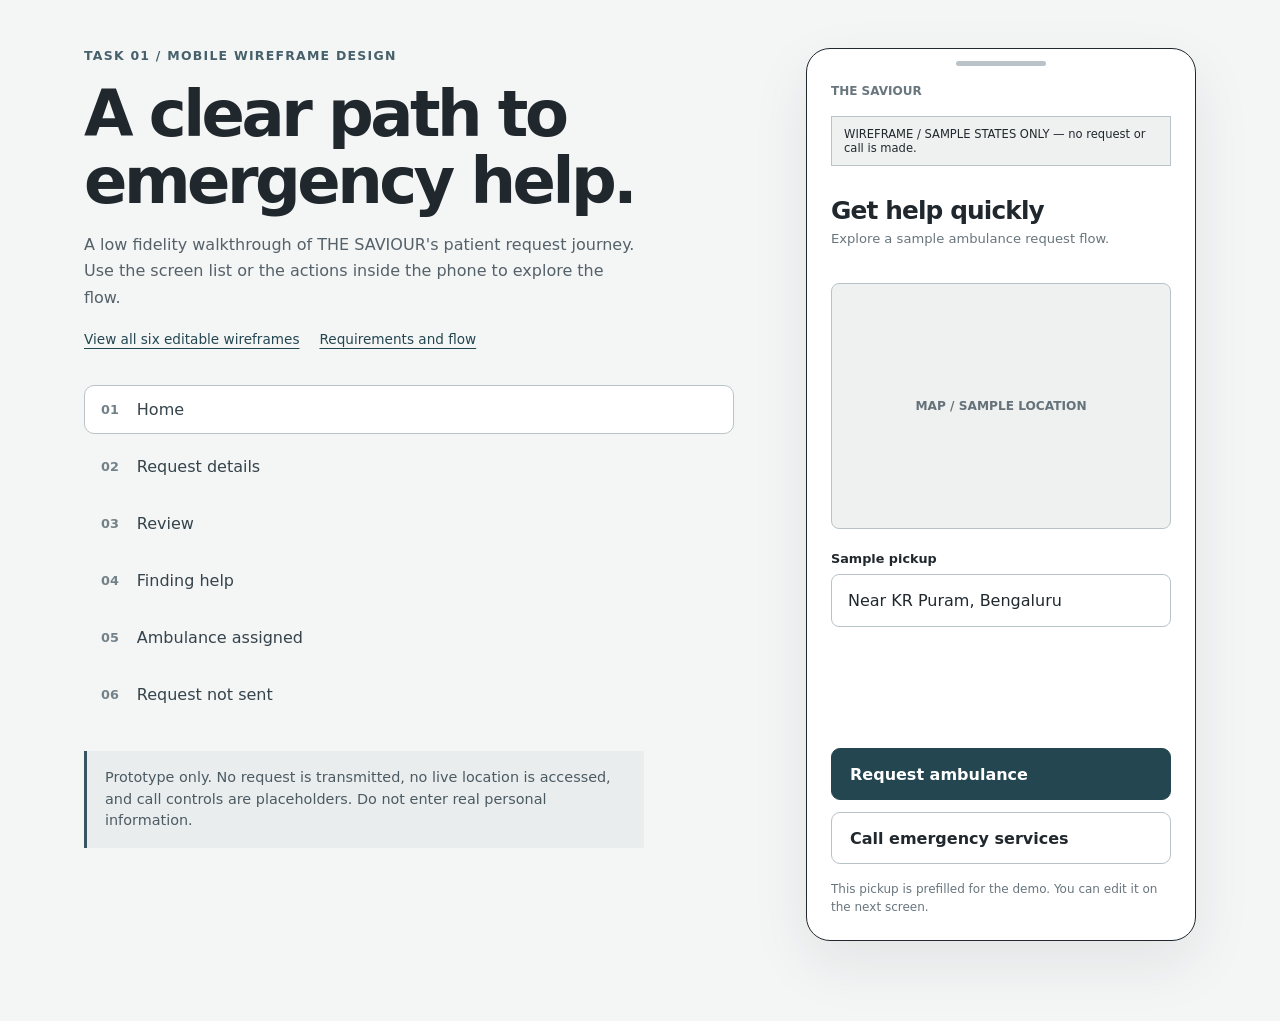
<file: task-01-mobile-wireframes/index.html>
<!doctype html>
<html lang="en">
<head>
  <meta charset="utf-8">
  <meta name="viewport" content="width=device-width, initial-scale=1">
  <meta name="theme-color" content="#f4f5f5">
  <title>THE SAVIOUR — Mobile wireframe walkthrough</title>
  <link rel="stylesheet" href="styles.css">
  <script defer src="app.js">
</script>
</head>
<body>
  <main class="layout">
    <section class="intro-panel" aria-labelledby="page-title">
      <p class="eyebrow">Task 01 / mobile wireframe design</p>
      <h1 id="page-title">A clear path to emergency help.</h1>
      <p class="intro">A low fidelity walkthrough of THE SAVIOUR's patient request journey. Use the screen list or the actions inside the phone to explore the flow.</p>
      <div class="resource-links">
<a href="wireframes.svg">View all six editable wireframes</a>
<a href="README.md">Requirements and flow</a>
</div>
      <nav aria-label="Wireframe screens">
<ol class="flow" id="flow">
</ol>
</nav>
      <p class="note">Prototype only. No request is transmitted, no live location is accessed, and call controls are placeholders. Do not enter real personal information.</p>
    </section>
    <section class="phone" aria-label="Mobile wireframe preview">
      <div class="notch" aria-hidden="true">
</div>
      <div class="brand">THE SAVIOUR</div>
      <div class="demo-strip">WIREFRAME / SAMPLE STATES ONLY — no request or call is made.</div>
      <div id="screen" class="screen">
</div>
    </section>
  </main>

</body>
</html>
</file>
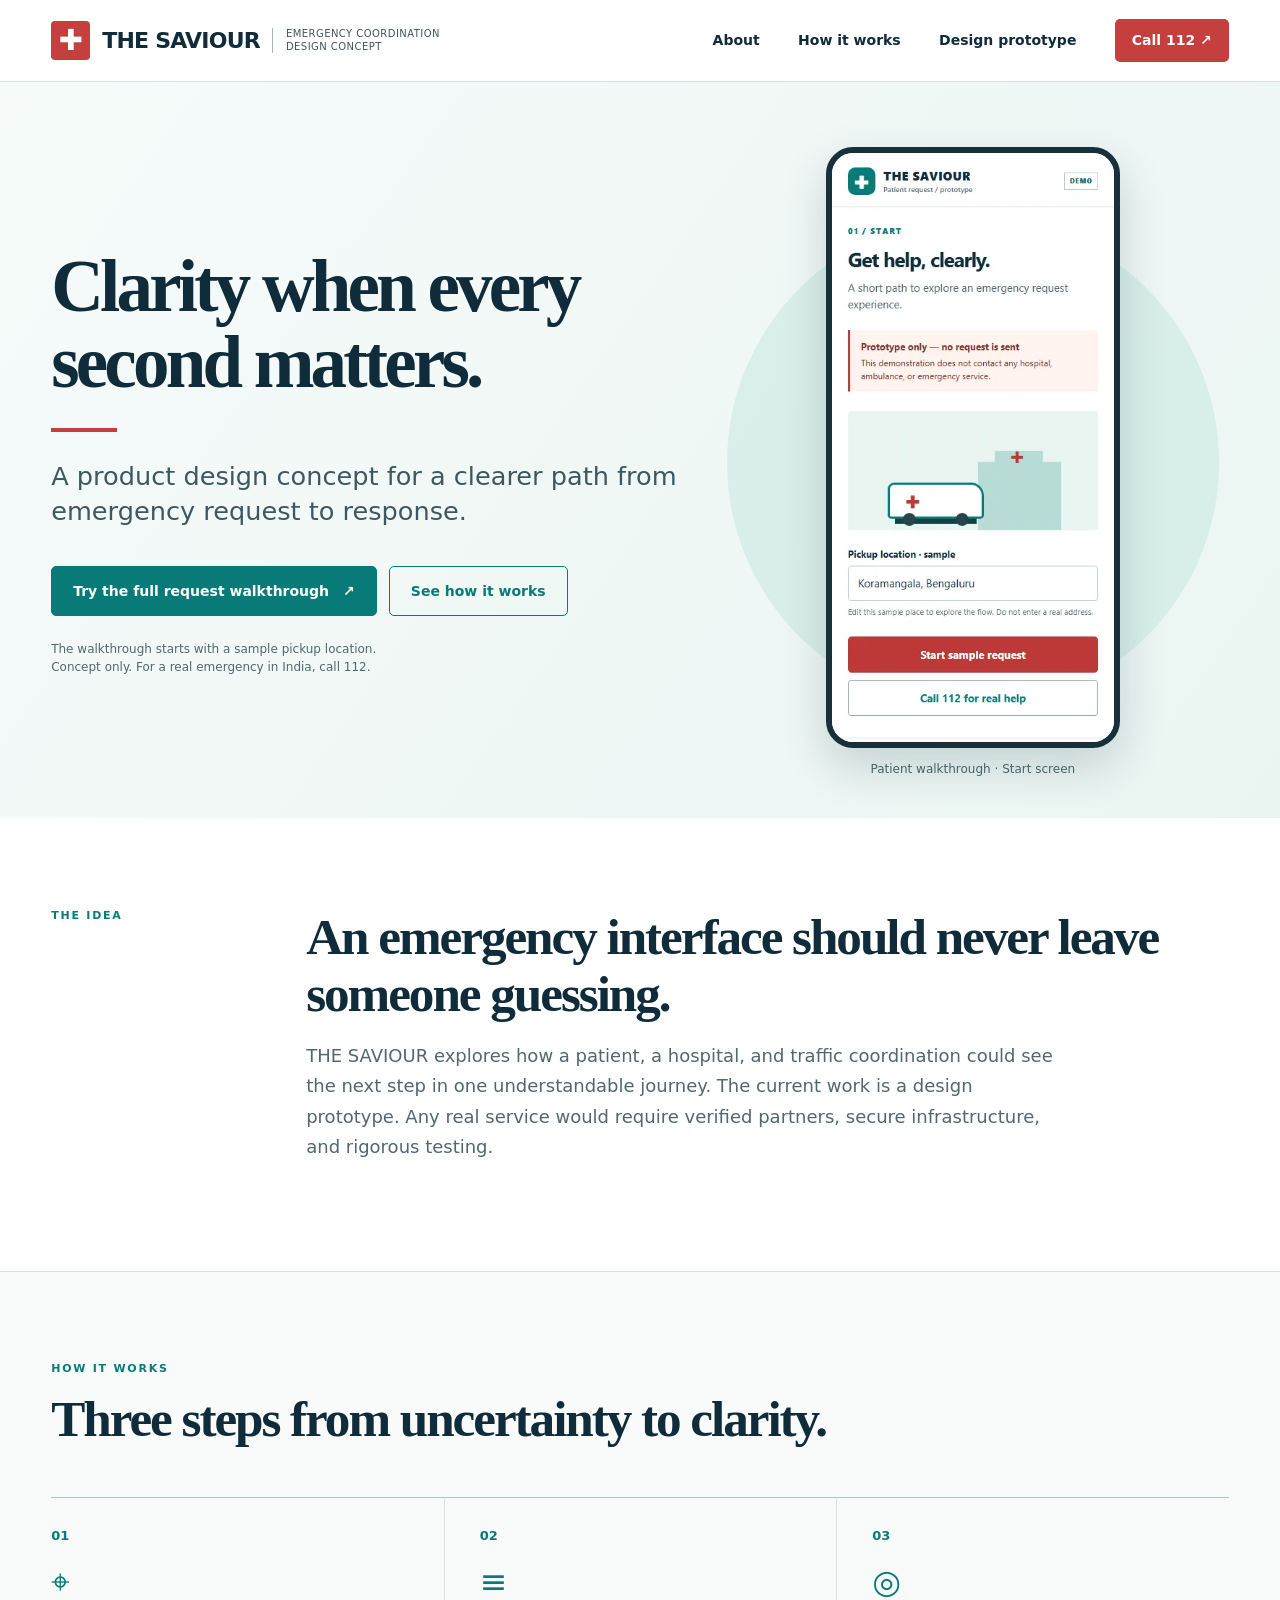
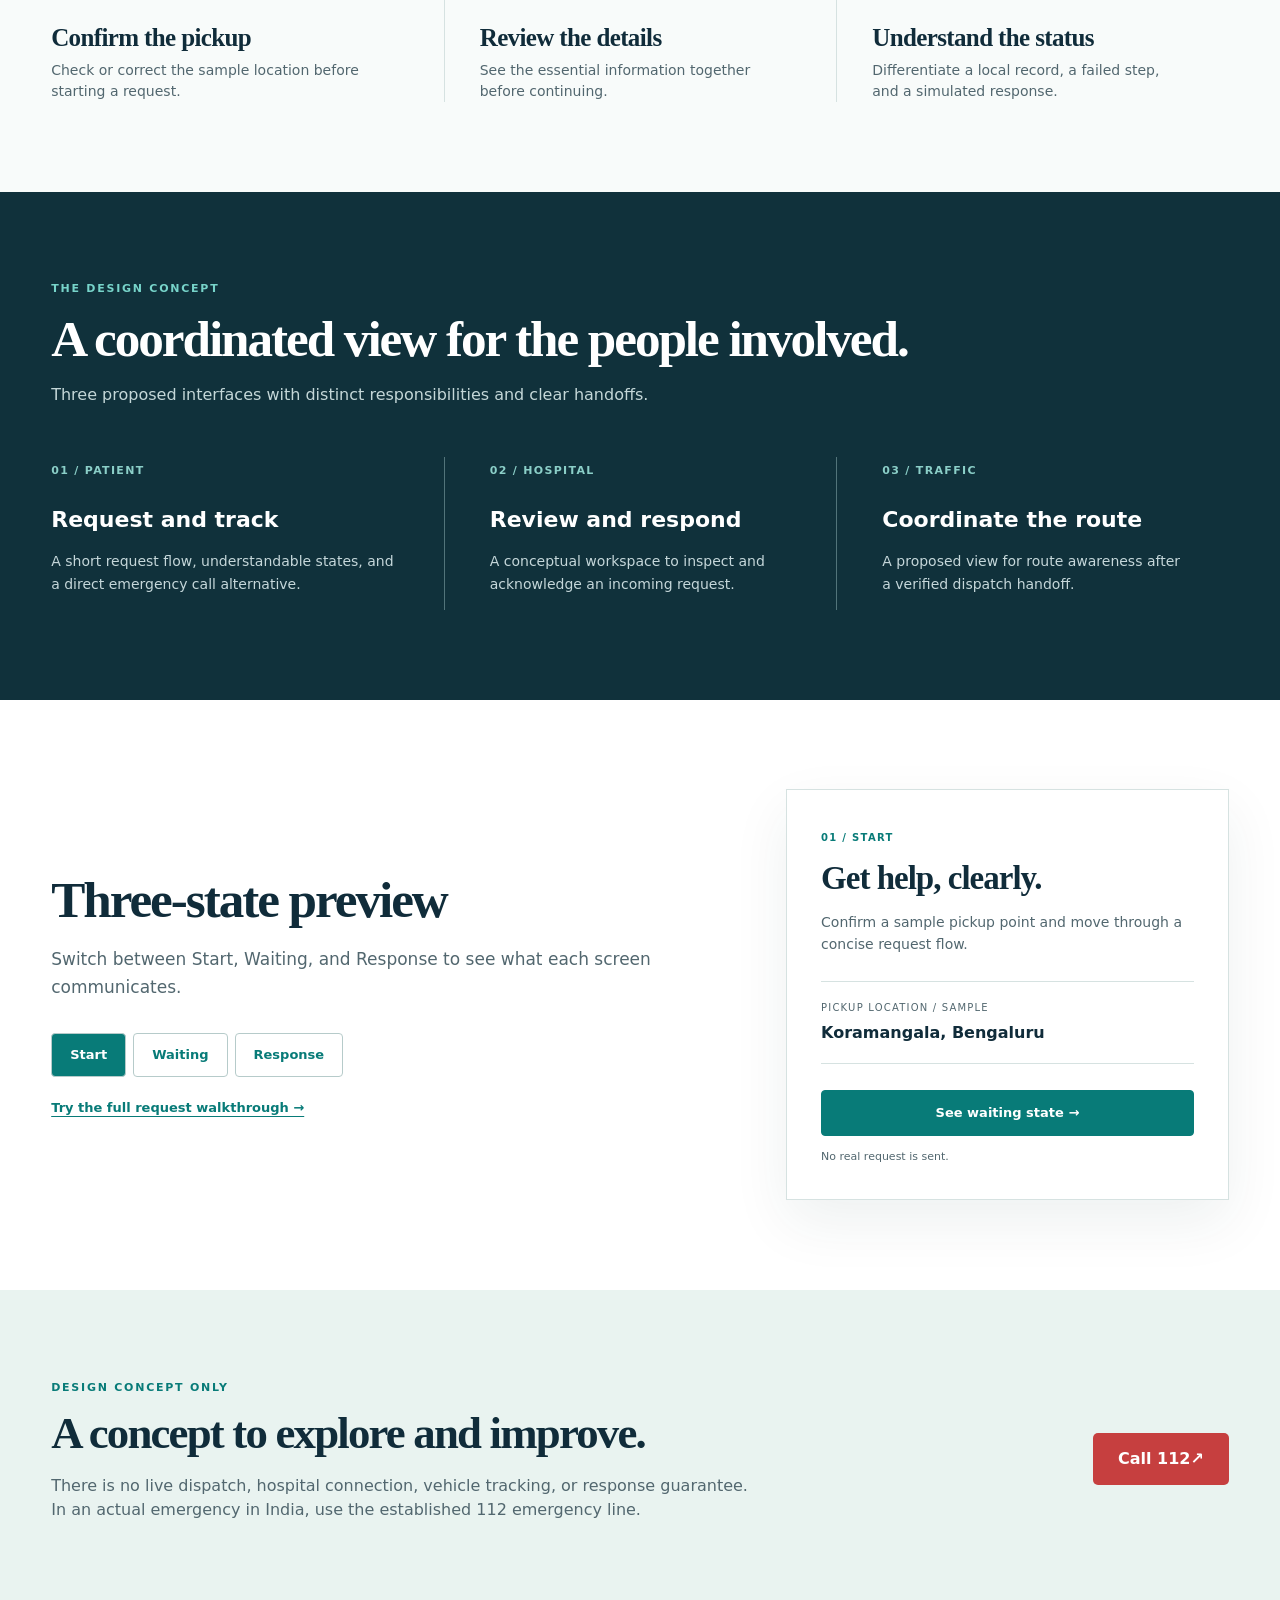
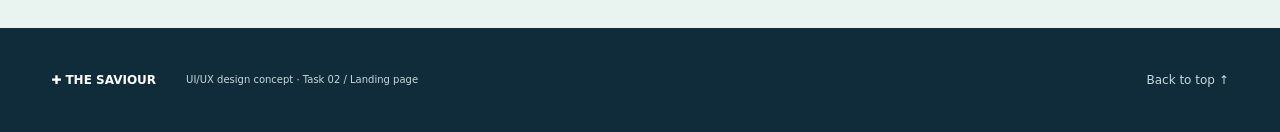
<file: task-02-landing-page/index.html>
<!doctype html>
<html lang="en">
<head>
<meta charset="utf-8">
<meta name="viewport" content="width=device-width,initial-scale=1">
<meta name="theme-color" content="#f5faf9">
<meta name="description" content="THE SAVIOUR is a UI/UX design concept exploring clearer emergency coordination.">
<title>THE SAVIOUR — Clarity when every second matters</title>
<link rel="stylesheet" href="styles.css">
<script defer src="app.js">
</script>
</head>
<body>
<a class="skip" href="#main">Skip to content</a>
<header class="header">
<a class="brand" href="#top" aria-label="THE SAVIOUR home">
<span class="brand-mark" aria-hidden="true">✚</span>
<strong>THE SAVIOUR</strong>
<small>Emergency coordination<br>design concept</small>
</a>
<button class="menu" id="menu" aria-label="Open navigation" aria-expanded="false" aria-controls="nav">☰</button>
<nav id="nav" aria-label="Main navigation">
<a href="#about">About</a>
<a href="#how">How it works</a>
<a href="#prototype">Design prototype</a>
<a class="call" href="tel:112">Call 112 <span aria-hidden="true">↗</span>
</a>
</nav>
</header>
<main id="main">
<section class="hero" id="top">
<div class="hero-copy">
<h1>Clarity when every second matters.</h1>
<span class="rule">
</span>
<p>A product design concept for a clearer path from emergency request to response.</p>
<div class="hero-actions">
<a class="primary" href="prototype/index.html" aria-describedby="walkthrough-hint">Try the full request walkthrough <span aria-hidden="true">↗</span>
</a>
<a class="secondary" href="#how">See how it works</a>
</div>
<p class="hero-disclaimer"><span id="walkthrough-hint">The walkthrough starts with a sample pickup location.</span><br>
Concept only. For a real emergency in India, call 112.</p>
</div>
<figure class="visual">
  <div class="visual-circle" aria-hidden="true"></div>
  <img class="hero-screen" src="./images/patient-start.webp" alt="The patient walkthrough start screen, with a sample pickup and Start sample request" width="390" height="815" fetchpriority="high" decoding="async">
  <figcaption>Patient walkthrough · Start screen</figcaption>
</figure>
</section>
<section class="intro section" id="about">
<div class="section-label">THE IDEA</div>
<div>
<h2>An emergency interface should never leave someone guessing.</h2>
<p>THE SAVIOUR explores how a patient, a hospital, and traffic coordination could see the next step in one understandable journey. The current work is a design prototype. Any real service would require verified partners, secure infrastructure, and rigorous testing.</p>
</div>
</section>
<section class="section how" id="how">
<div class="section-top">
<p class="section-label">HOW IT WORKS</p>
<h2>Three steps from uncertainty to clarity.</h2>
</div>
<div class="steps">
<article>
<span class="number">01</span>
<div class="step-icon" aria-hidden="true">⌖</div>
<h3>Confirm the pickup</h3>
<p>Check or correct the sample location before starting a request.</p>
</article>
<article>
<span class="number">02</span>
<div class="step-icon" aria-hidden="true">≡</div>
<h3>Review the details</h3>
<p>See the essential information together before continuing.</p>
</article>
<article>
<span class="number">03</span>
<div class="step-icon" aria-hidden="true">◎</div>
<h3>Understand the status</h3>
<p>Differentiate a local record, a failed step, and a simulated response.</p>
</article>
</div>
</section>
<section class="roles" aria-labelledby="roles-title">
<div class="roles-inner">
<p class="section-label">THE DESIGN CONCEPT</p>
<h2 id="roles-title">A coordinated view for the people involved.</h2>
<p class="roles-intro">Three proposed interfaces with distinct responsibilities and clear handoffs.</p>
<div class="role-grid">
<article>
<span aria-hidden="true">01 / PATIENT</span>
<h3>Request and track</h3>
<p>A short request flow, understandable states, and a direct emergency call alternative.</p>
</article>
<article>
<span aria-hidden="true">02 / HOSPITAL</span>
<h3>Review and respond</h3>
<p>A conceptual workspace to inspect and acknowledge an incoming request.</p>
</article>
<article>
<span aria-hidden="true">03 / TRAFFIC</span>
<h3>Coordinate the route</h3>
<p>A proposed view for route awareness after a verified dispatch handoff.</p>
</article>
</div>
</div>
</section>
<section class="prototype section" id="prototype">
<div>
<h2>Three-state preview</h2>
<p>Switch between Start, Waiting, and Response to see what each screen communicates.</p>
<div class="tabs" role="tablist" aria-label="Preview states">
<button role="tab" id="tab-start" aria-controls="preview" aria-selected="true" data-state="start">Start</button>
<button role="tab" id="tab-waiting" aria-controls="preview" aria-selected="false" tabindex="-1" data-state="waiting">Waiting</button>
<button role="tab" id="tab-response" aria-controls="preview" aria-selected="false" tabindex="-1" data-state="response">Response</button>
</div>
<a class="source-link" href="prototype/index.html">Try the full request walkthrough →</a>
</div>
<div class="preview-card" id="preview" tabindex="0" role="tabpanel" aria-labelledby="tab-start">
<span class="preview-index">01 / START</span>
<h3>Get help, clearly.</h3>
<p>Confirm a sample pickup point and move through a concise request flow.</p>
<div class="preview-location">
<small>PICKUP LOCATION / SAMPLE</small>
<strong>Koramangala, Bengaluru</strong>
</div>
<button class="preview-action" type="button" data-advance="waiting">See waiting state →</button>
<small class="preview-caveat">No real request is sent.</small>
</div>
</section>
<section class="closing section">
<div>
<p class="section-label">DESIGN CONCEPT ONLY</p>
<h2>A concept to explore and improve.</h2>
<p>There is no live dispatch, hospital connection, vehicle tracking, or response guarantee. In an actual emergency in India, use the established 112 emergency line.</p>
</div>
<a class="closing-call" href="tel:112">Call 112 <span aria-hidden="true">↗</span>
</a>
</section>
</main>
<footer class="footer">
<span>✚ THE SAVIOUR</span>
<small>UI/UX design concept · Task 02 / Landing page</small>
<a href="#top">Back to top ↑</a>
</footer>
</body>
</html>
</file>
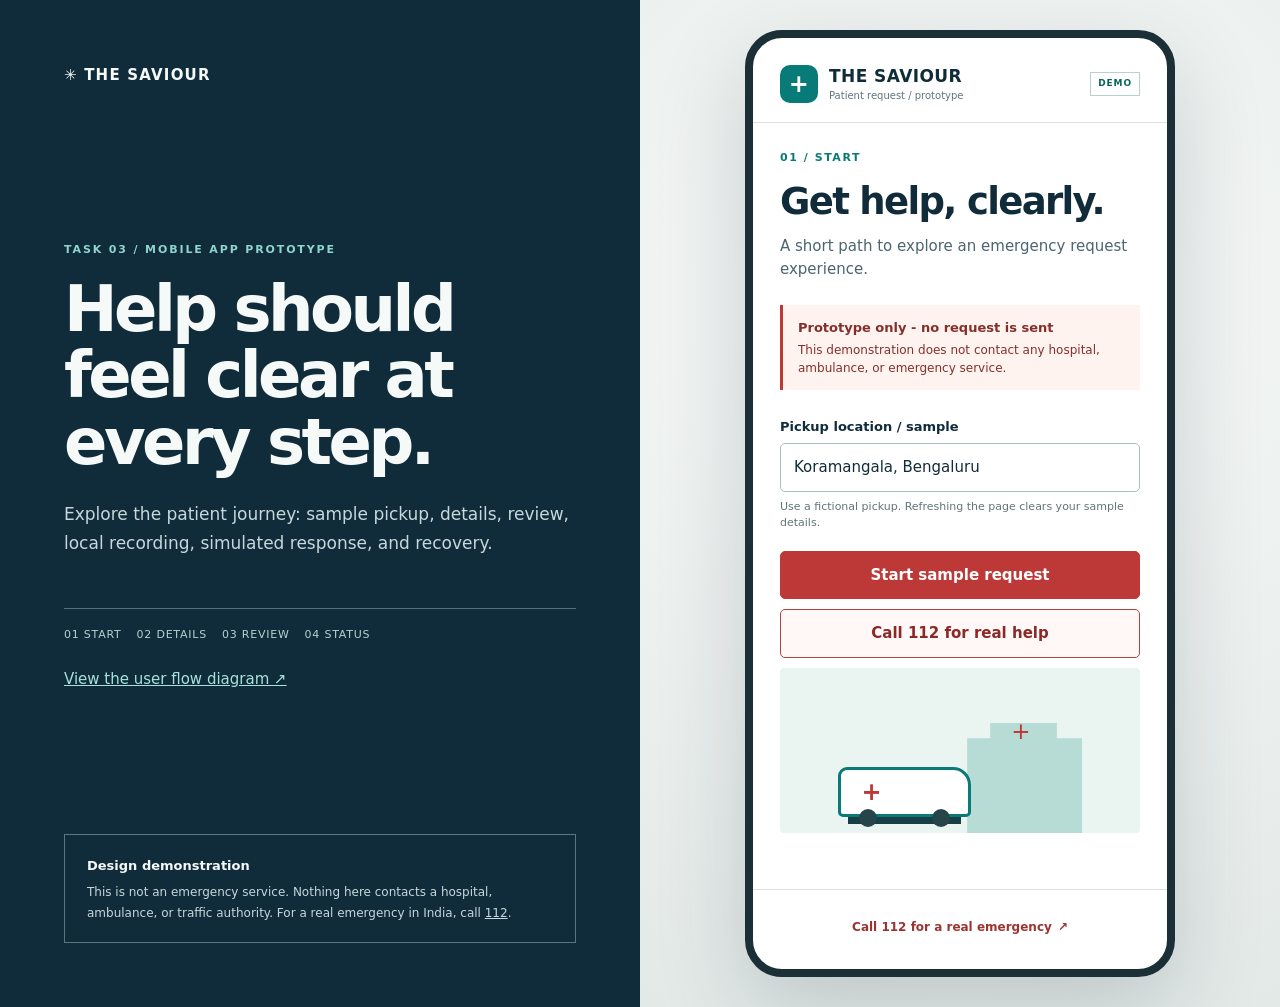
<file: task-03-mobile-prototype/index.html>
<!doctype html>
<html lang="en">
<head>
  <meta charset="utf-8">
  <meta name="viewport" content="width=device-width,initial-scale=1">
  <meta name="theme-color" content="#102c3a">
  <meta name="description" content="THE SAVIOUR patient journey, an interactive UI/UX design prototype only.">
  <title>THE SAVIOUR - Mobile prototype</title>
  <link rel="stylesheet" href="styles.css">
  <script defer src="journey.js"></script>
  <script defer src="app.js"></script>
</head>
<body>
  <a class="skip" href="#screen">Skip to prototype</a>
  <div class="page">
    <aside class="presentation">
      <a class="presentation-brand" href="#home">&#10035; THE SAVIOUR</a>
      <div>
        <p class="overline">TASK 03 / MOBILE APP PROTOTYPE</p>
        <h1>Help should feel clear at every step.</h1>
        <p>Explore the patient journey: sample pickup, details, review, local recording, simulated response, and recovery.</p>
        <div class="flow"><span>01 Start</span><span>02 Details</span><span>03 Review</span><span>04 Status</span></div>
        <a class="design-link" href="user-flow.svg">View the user flow diagram &#8599;</a>
      </div>
      <div class="presentation-note"><strong>Design demonstration</strong><p>This is not an emergency service. Nothing here contacts a hospital, ambulance, or traffic authority. For a real emergency in India, call <a href="tel:112">112</a>.</p></div>
    </aside>
    <main class="device-wrap">
      <div class="device">
        <header class="app-header"><a href="#home" class="app-brand" aria-label="The Saviour home"><span class="symbol" aria-hidden="true">+</span><span>THE SAVIOUR<small>Patient request / prototype</small></span></a><span class="prototype-tag">DEMO</span></header>
        <div id="screen" tabindex="-1"></div>
        <noscript><p class="notice">Enable JavaScript to explore this prototype. For a real emergency in India, call <a href="tel:112">112</a>.</p></noscript>
        <footer class="app-footer"><a href="tel:112">Call 112 for a real emergency <span aria-hidden="true">&#8599;</span></a></footer>
      </div>
    </main>
  </div>
</body>
</html>
</file>
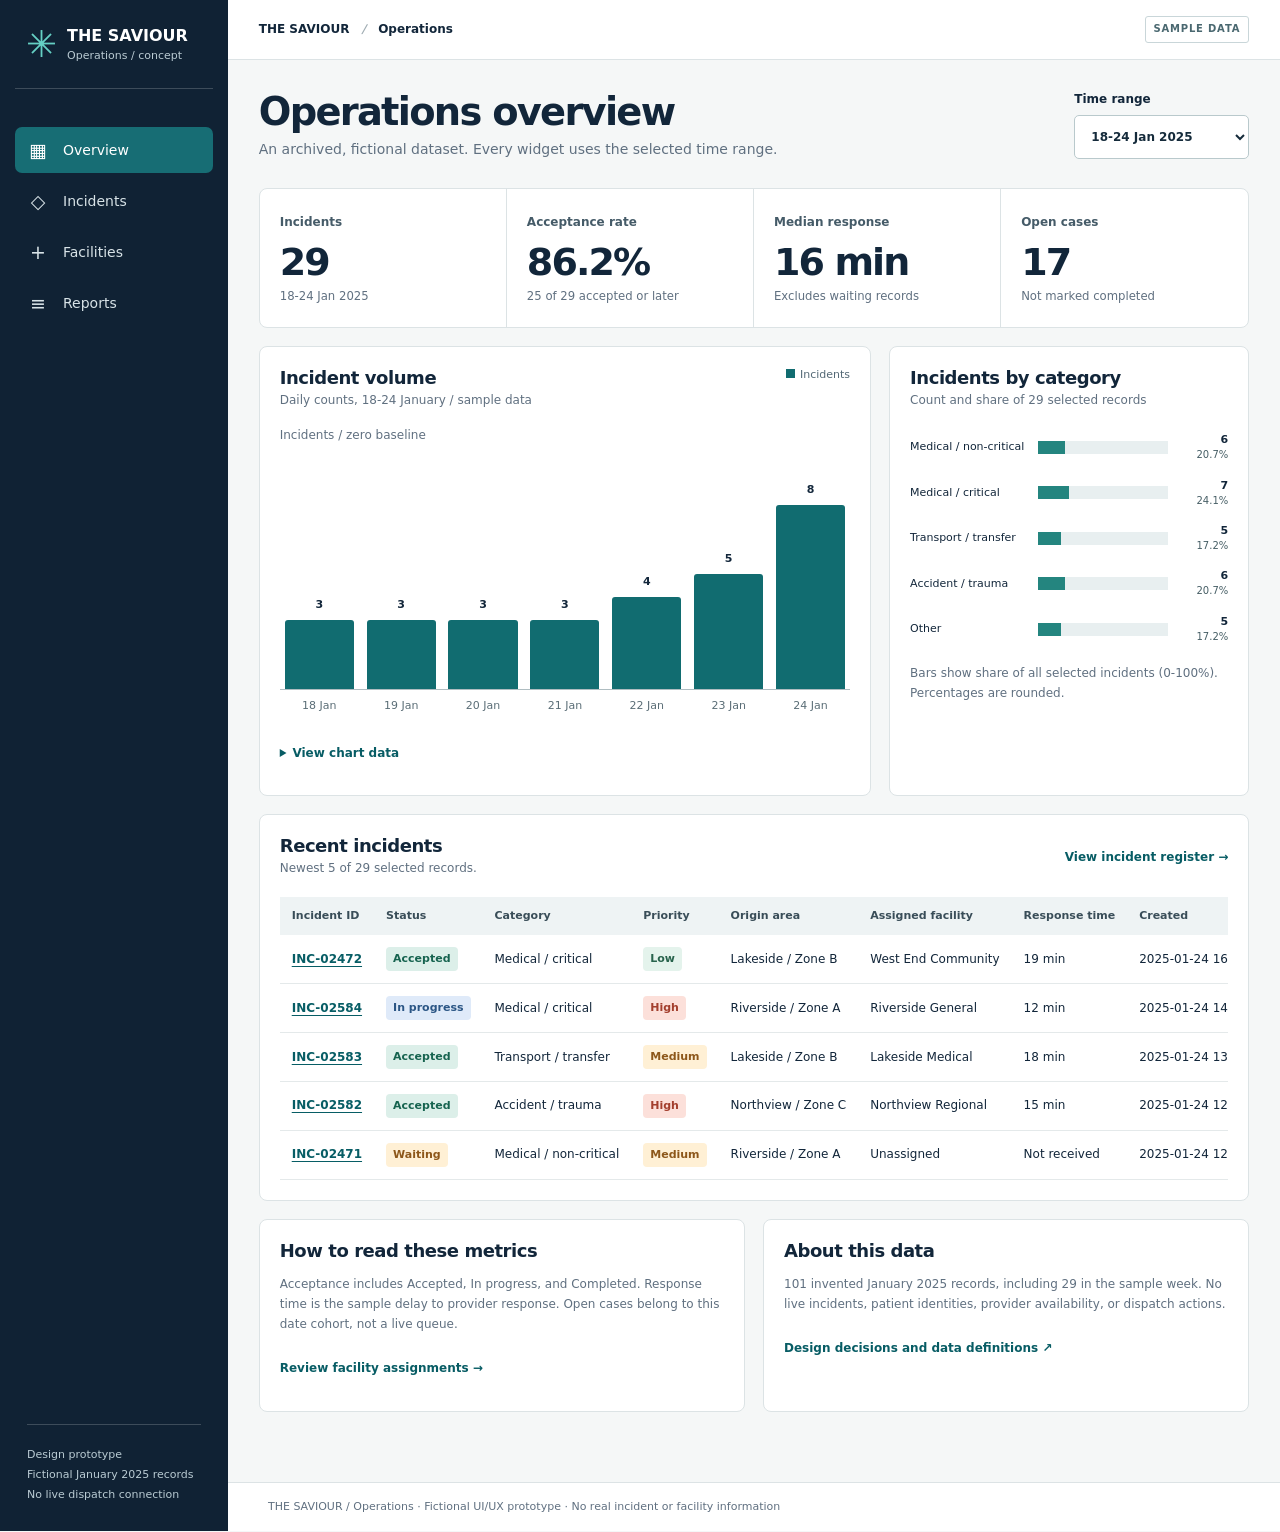
<file: task-04-dashboard/index.html>
<!doctype html>
<html lang="en">
<head>
  <meta charset="utf-8">
  <meta name="viewport" content="width=device-width,initial-scale=1">
  <meta name="theme-color" content="#102234">
  <meta name="description" content="THE SAVIOUR operations dashboard, an interactive design prototype with fictional sample records.">
  <title>THE SAVIOUR - Operations dashboard</title>
  <link rel="stylesheet" href="styles.css">
  <script defer src="data.js"></script>
  <script defer src="app.js"></script>
</head>
<body>
  <a class="skip" href="#content">Skip to content</a>
  <div class="shell">
    <aside class="sidebar" id="navigation">
      <a class="logo" href="#overview"><span class="mark" aria-hidden="true">&#10035;</span><span>THE SAVIOUR<small>Operations / concept</small></span></a>
      <nav aria-label="Dashboard navigation">
        <a href="#overview" data-nav="overview"><b aria-hidden="true">&#9638;</b><span>Overview</span></a>
        <a href="#incidents" data-nav="incidents"><b aria-hidden="true">&#9671;</b><span>Incidents</span></a>
        <a href="#facilities" data-nav="facilities"><b aria-hidden="true">+</b><span>Facilities</span></a>
        <a href="#reports" data-nav="reports"><b aria-hidden="true">&#8801;</b><span>Reports</span></a>
      </nav>
      <p class="sidebar-note">Design prototype<br>Fictional January 2025 records<br>No live dispatch connection</p>
    </aside>
    <div class="workspace">
      <header class="topbar"><button class="mobile-menu" id="menu" aria-label="Open navigation" aria-expanded="false" aria-controls="navigation">&#9776;</button><span>THE SAVIOUR <i>/</i> Operations</span><span class="sample">SAMPLE DATA</span></header>
      <main id="content" tabindex="-1"></main>
      <noscript><p class="notice">Enable JavaScript to explore the sample dashboard.</p></noscript>
      <footer>THE SAVIOUR / Operations &middot; Fictional UI/UX prototype &middot; No real incident or facility information</footer>
    </div>
  </div>
  <div id="announce" class="sr-only" role="status" aria-live="polite"></div>
</body>
</html>
</file>
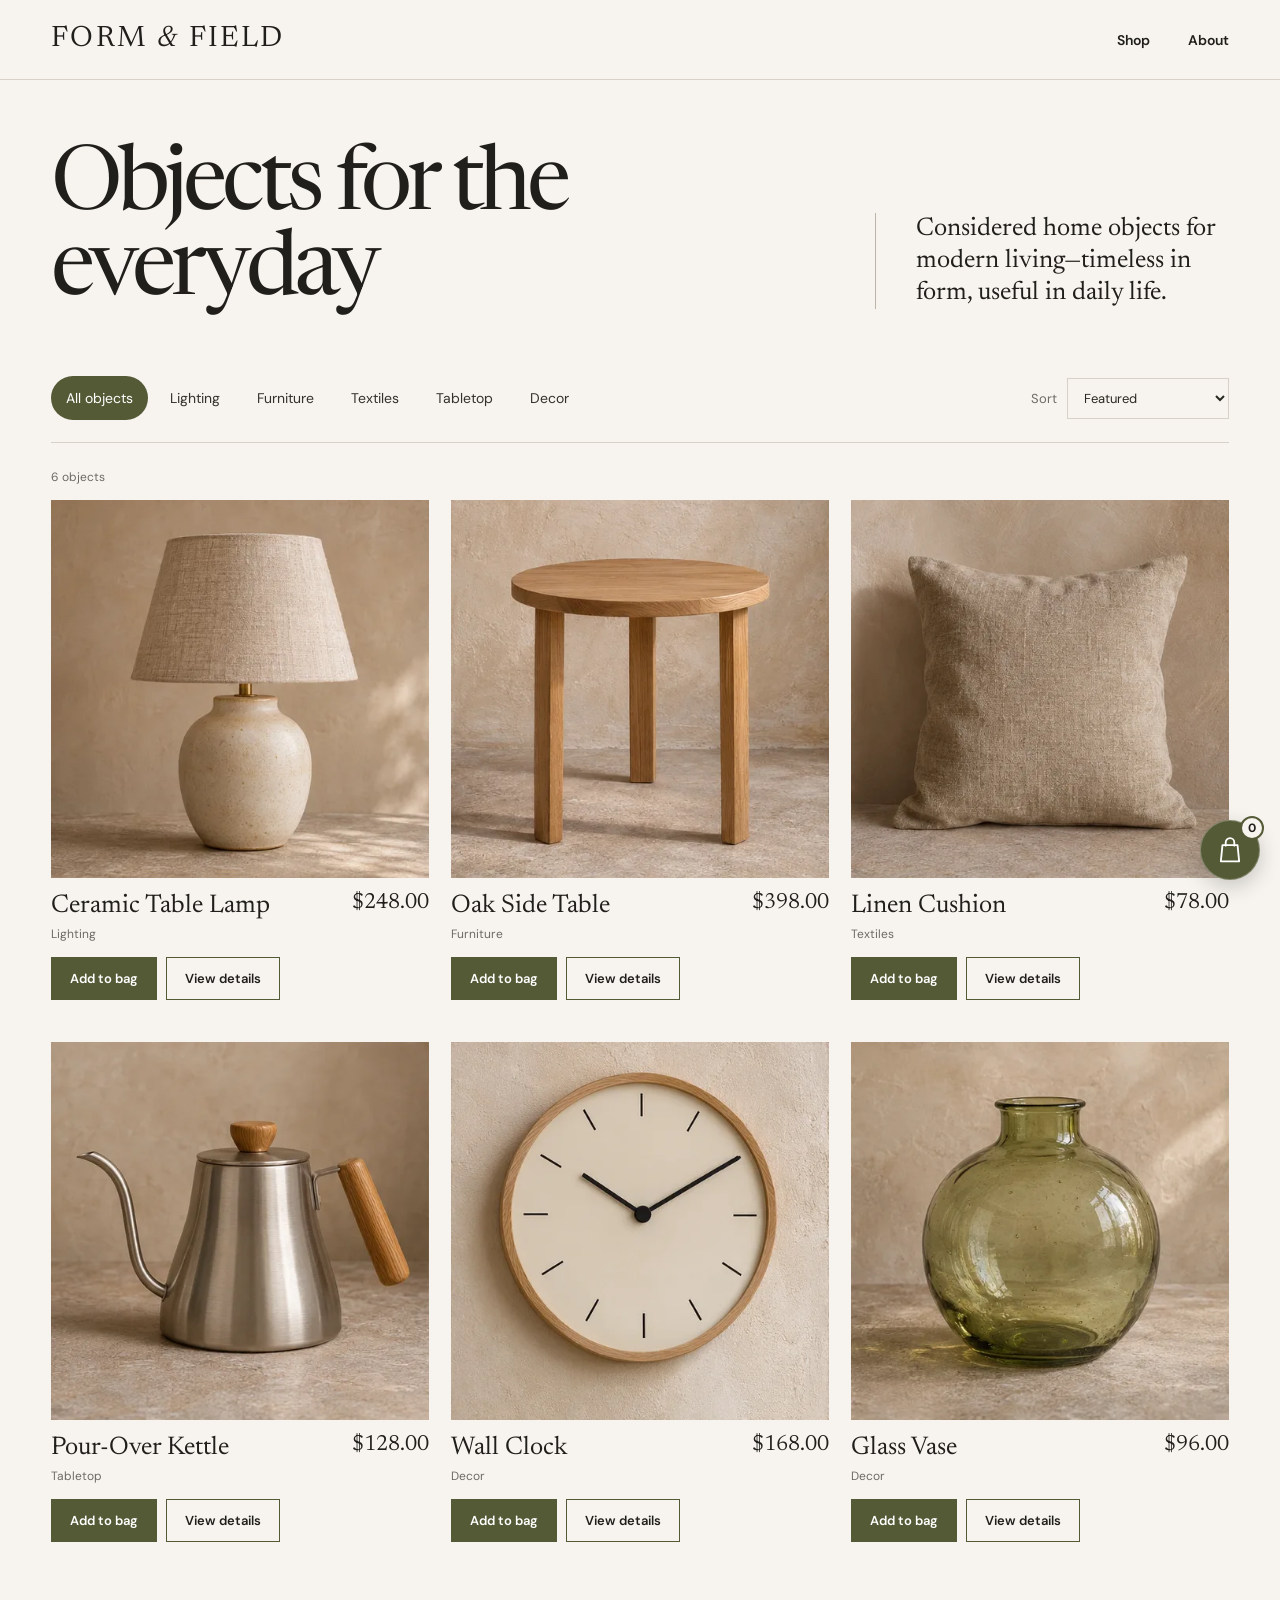
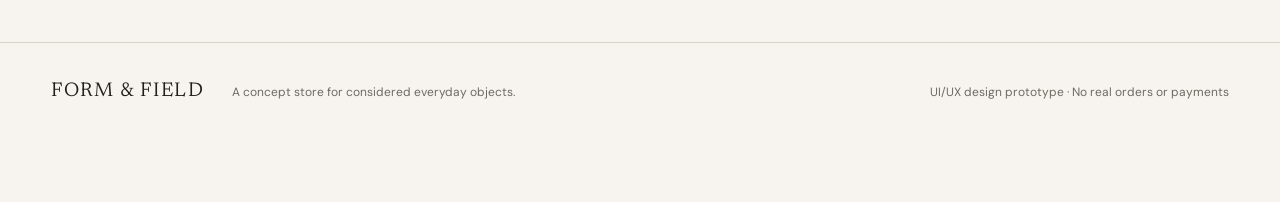
<file: task-05-ecommerce-app/index.html>
<!doctype html>
<html lang="en">
<head>
  <meta charset="utf-8">
  <meta name="viewport" content="width=device-width, initial-scale=1">
  <meta name="theme-color" content="#f7f4ef">
  <meta name="description" content="Form & Field, a considered home objects shopping prototype.">
  <title>Form & Field — Objects for the everyday</title>
  <link rel="preconnect" href="https://fonts.googleapis.com">
  <link rel="preconnect" href="https://fonts.gstatic.com" crossorigin>
  <link href="https://fonts.googleapis.com/css2?family=DM+Sans:wght@400;500;600;700&family=Newsreader:opsz,wght@6..72,400;6..72,500&display=swap" rel="stylesheet">
  <link rel="stylesheet" href="styles.css">
  <script defer src="app.js"></script>
</head>
<body>
  <a class="skip" href="#main">Skip to content</a>
  <header class="site-header">
    <a class="brand" href="#/" aria-label="Form and Field home">FORM <span>&</span> FIELD</a>
    <nav aria-label="Main navigation"><a href="#/" id="shop-link">Shop</a><a href="#/about">About</a></nav>
  </header>
  <p id="storage-note" class="storage-note" role="status" hidden>Browser storage is unavailable. Your bag works in this page but cannot be saved or shared across tabs.</p>
  <main id="main" tabindex="-1"></main>
  <footer class="site-footer"><span>FORM & FIELD</span><p>A concept store for considered everyday objects.</p><small>UI/UX design prototype · No real orders or payments</small></footer>
    <button class="bag-link" type="button" id="cart-button" title="View your bag" aria-label="Open bag, 0 items">
      <svg class="bag-icon" width="26" height="28" viewBox="0 0 24 26" fill="none" stroke="currentColor" stroke-width="1.7" stroke-linecap="round" stroke-linejoin="round" aria-hidden="true" focusable="false">
        <path d="M5 8.5h14l1.5 15H3.5l1.5-15Z"></path>
        <path d="M8 9V6a4 4 0 0 1 8 0v3"></path>
      </svg>
      <span class="bag-count" id="bag-count" aria-hidden="true">0</span>
    </button>
  <div id="live" class="sr-only" role="status" aria-live="polite"></div>
</body>
</html>
</file>
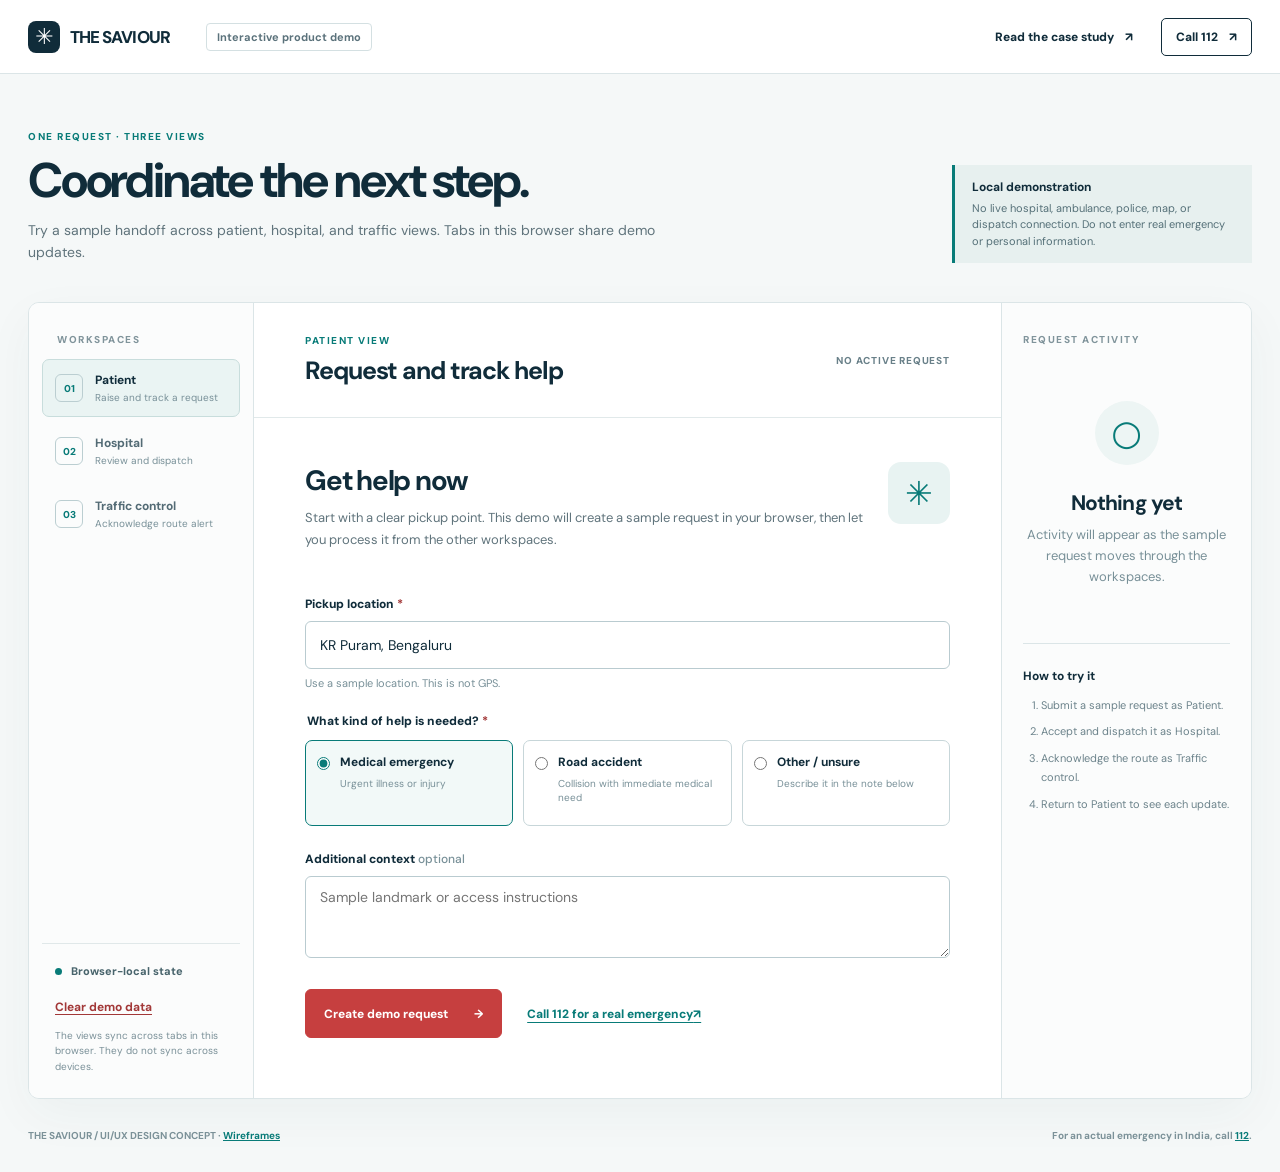
<file: task-06-product-case-study/index.html>
<!doctype html>
<html lang="en">
<head>
  <meta charset="utf-8">
  <meta name="viewport" content="width=device-width, initial-scale=1">
  <meta name="theme-color" content="#f5f8f8">
  <meta name="description" content="THE SAVIOUR — an interactive local demo of patient, hospital, and traffic coordination.">
  <title>THE SAVIOUR — Coordination demo</title>
  <link rel="stylesheet" href="./demo.css">
  <script defer src="./model.js"></script>
  <script defer src="./demo.js"></script>
</head>
<body>
  <a class="skip-link" href="#workspace">Skip to workspace</a>
  <header class="topbar">
    <a class="brand" href="./index.html" aria-label="THE SAVIOUR home"><span class="brand-mark" aria-hidden="true">✳</span> THE SAVIOUR</a>
    <span class="demo-label">Interactive product demo</span>
    <div class="top-actions"><a href="./case-study.html">Read the case study <span aria-hidden="true">↗</span></a><a class="call-link" href="tel:112">Call 112 <span aria-hidden="true">↗</span></a></div>
  </header>

  <main id="workspace" class="workspace" tabindex="-1">
    <p id="storage-note" class="form-error" role="status" hidden>Browser storage is unavailable. Actions work in this page, but updates cannot be saved or shared across tabs.</p>
    <div class="workspace-heading">
      <div><p class="kicker">ONE REQUEST · THREE VIEWS</p><h1>Coordinate the next step.</h1><p>Try a sample handoff across patient, hospital, and traffic views. Tabs in this browser share demo updates.</p></div>
      <div class="demo-notice"><strong>Local demonstration</strong><span>No live hospital, ambulance, police, map, or dispatch connection. Do not enter real emergency or personal information.</span></div>
    </div>

    <div class="app-layout">
      <aside class="sidebar" aria-label="Demo navigation">
        <p class="sidebar-caption">WORKSPACES</p>
        <div class="role-list" role="group" aria-label="Choose a role">
          <button type="button" data-role="patient" aria-pressed="true"><span class="role-icon" aria-hidden="true">01</span><span><strong>Patient</strong><small>Raise and track a request</small></span></button>
          <button type="button" data-role="hospital" aria-pressed="false"><span class="role-icon" aria-hidden="true">02</span><span><strong>Hospital</strong><small>Review and dispatch</small></span></button>
          <button type="button" data-role="traffic" aria-pressed="false"><span class="role-icon" aria-hidden="true">03</span><span><strong>Traffic control</strong><small>Acknowledge route alert</small></span></button>
        </div>
        <div class="sidebar-bottom"><div class="signal"><span aria-hidden="true"></span> Browser-local state</div><button id="reset" type="button">Clear demo data</button><p>The views sync across tabs in this browser. They do not sync across devices.</p></div>
      </aside>

      <section class="main-panel" aria-label="Selected workspace">
        <div class="panel-head"><div><p id="role-caption" class="kicker"></p><h2 id="role-title" tabindex="-1"></h2></div><span id="request-count" class="request-count"></span></div>
        <div id="content" class="content" aria-live="polite"></div>
      </section>

      <aside class="activity-panel" aria-label="Request activity">
        <p class="sidebar-caption">REQUEST ACTIVITY</p>
        <div id="activity"></div>
        <div class="context-note"><strong>How to try it</strong><ol><li>Submit a sample request as Patient.</li><li>Accept and dispatch it as Hospital.</li><li>Acknowledge the route as Traffic control.</li><li>Return to Patient to see each update.</li></ol></div>
      </aside>
    </div>
  </main>
  <footer class="footer"><span>THE SAVIOUR / UI/UX DESIGN CONCEPT · <a href="./wireframes.svg">Wireframes</a></span><span>For an actual emergency in India, call <a href="tel:112">112</a>.</span></footer>
  <dialog id="clear-dialog" aria-labelledby="clear-title" aria-describedby="clear-description">
    <form method="dialog">
      <h2 id="clear-title">Clear demo data?</h2>
      <p id="clear-description">This removes the sample request, its activity history, and any draft details in this browser.</p>
      <div class="form-actions">
        <button class="secondary" value="cancel" autofocus>Keep demo data</button>
        <button class="primary" value="clear">Clear demo data</button>
      </div>
    </form>
  </dialog>
</body>
</html>
</file>
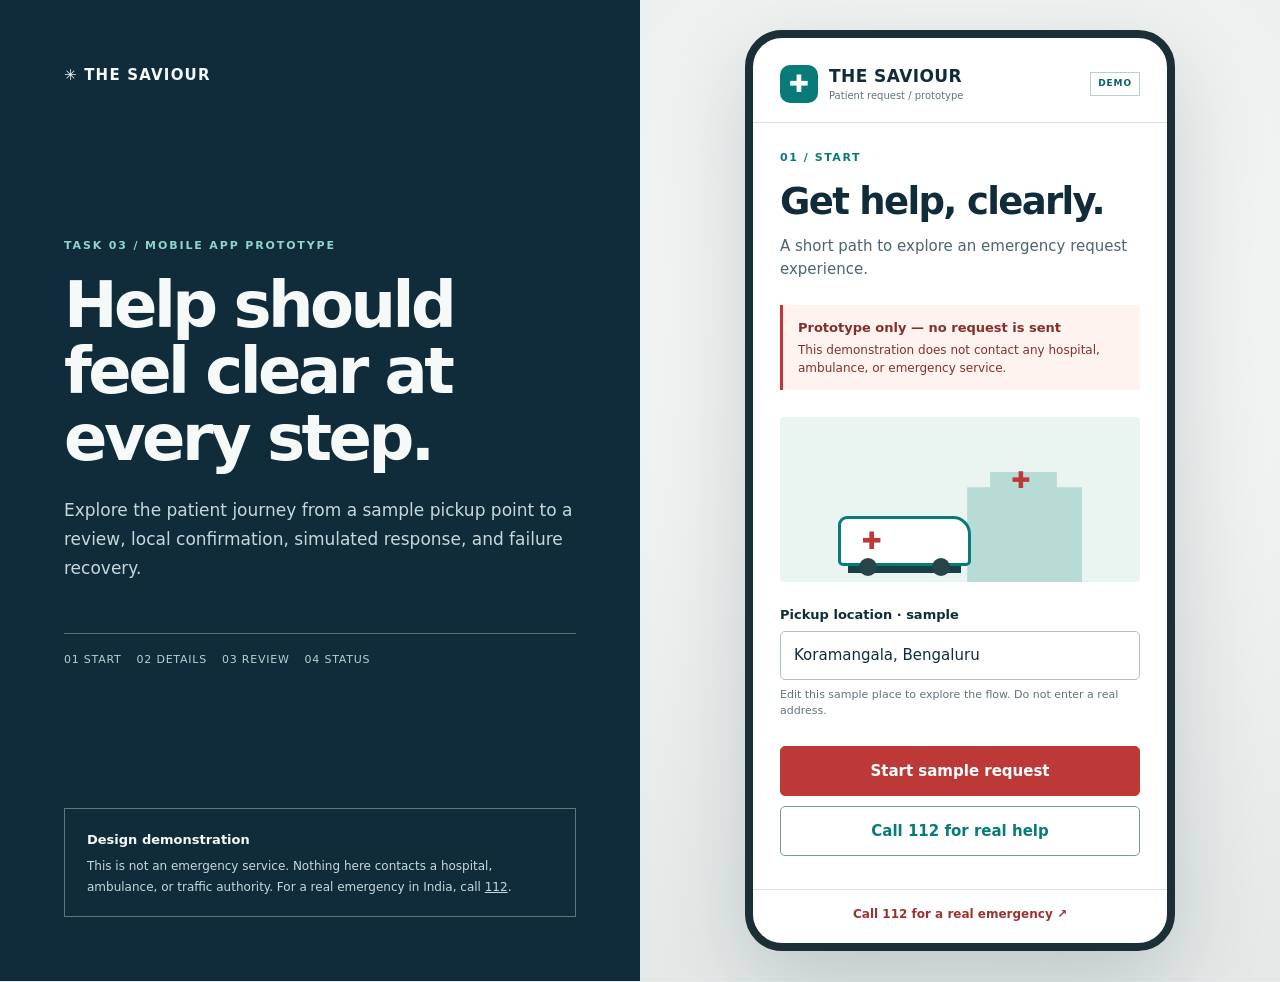
<file: task-02-landing-page/prototype/index.html>
<!doctype html><html lang="en"><head><meta charset="utf-8"><meta name="viewport" content="width=device-width,initial-scale=1"><meta name="theme-color" content="#f6f8f7"><meta name="description" content="THE SAVIOUR patient journey, an interactive UI/UX design prototype only."><title>THE SAVIOUR — Mobile prototype</title><link rel="stylesheet" href="styles.css"><script defer src="app.js"></script></head><body><a class="skip" href="#screen">Skip to prototype</a><div class="page"><aside class="presentation"><a class="presentation-brand" href="#home">✳ THE SAVIOUR</a><div><p class="overline">TASK 03 / MOBILE APP PROTOTYPE</p><h1>Help should feel clear at every step.</h1><p>Explore the patient journey from a sample pickup point to a review, local confirmation, simulated response, and failure recovery.</p><div class="flow"><span>01 Start</span><span>02 Details</span><span>03 Review</span><span>04 Status</span></div></div><div class="presentation-note"><strong>Design demonstration</strong><p>This is not an emergency service. Nothing here contacts a hospital, ambulance, or traffic authority. For a real emergency in India, call <a href="tel:112">112</a>.</p></div></aside><main class="device-wrap"><div class="device"><header class="app-header"><a href="#home" class="app-brand" aria-label="The Saviour home"><span class="symbol">✚</span><span>THE SAVIOUR<small>Patient request / prototype</small></span></a><span class="prototype-tag">DEMO</span></header><div id="screen" tabindex="-1" aria-live="polite"></div><footer class="app-footer"><a href="tel:112">Call 112 for a real emergency <span aria-hidden="true">↗</span></a></footer></div></main></div><div class="sr-only" role="status" id="announce" aria-live="polite"></div></body></html>
</file>
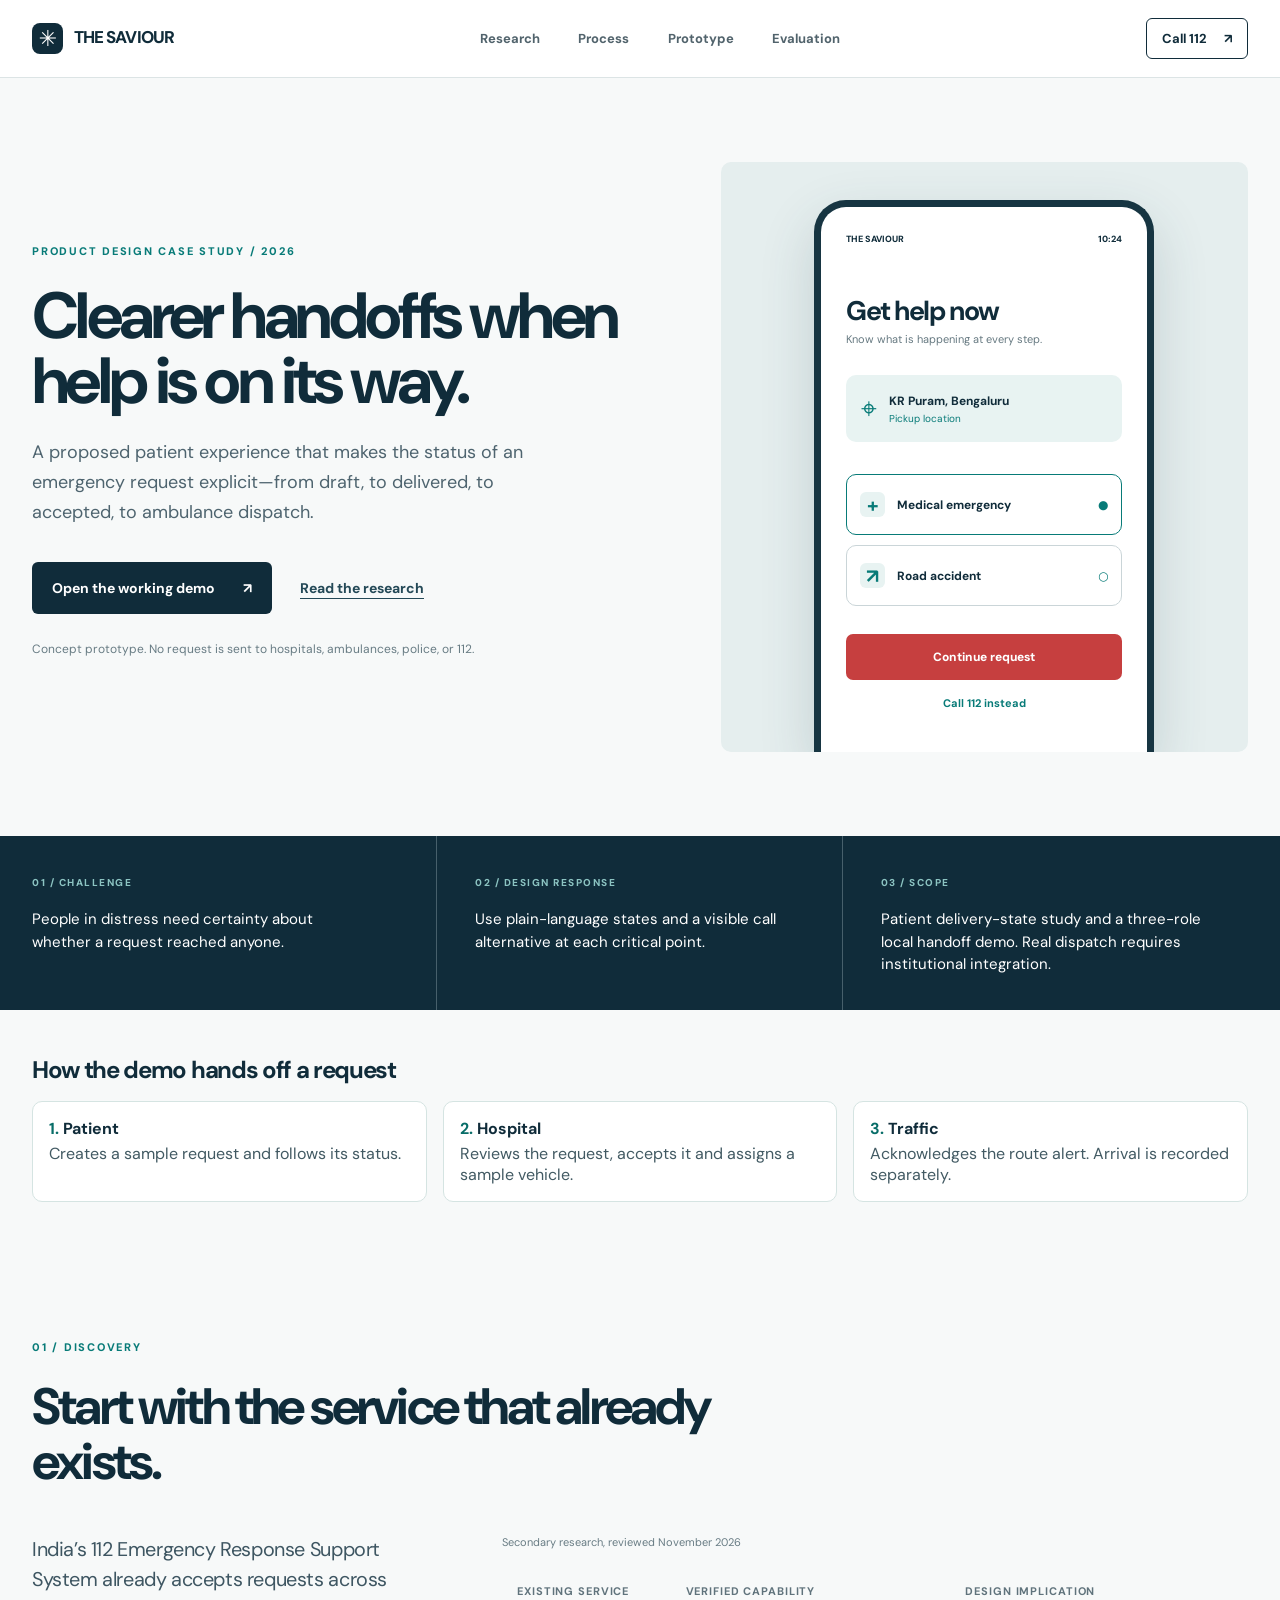
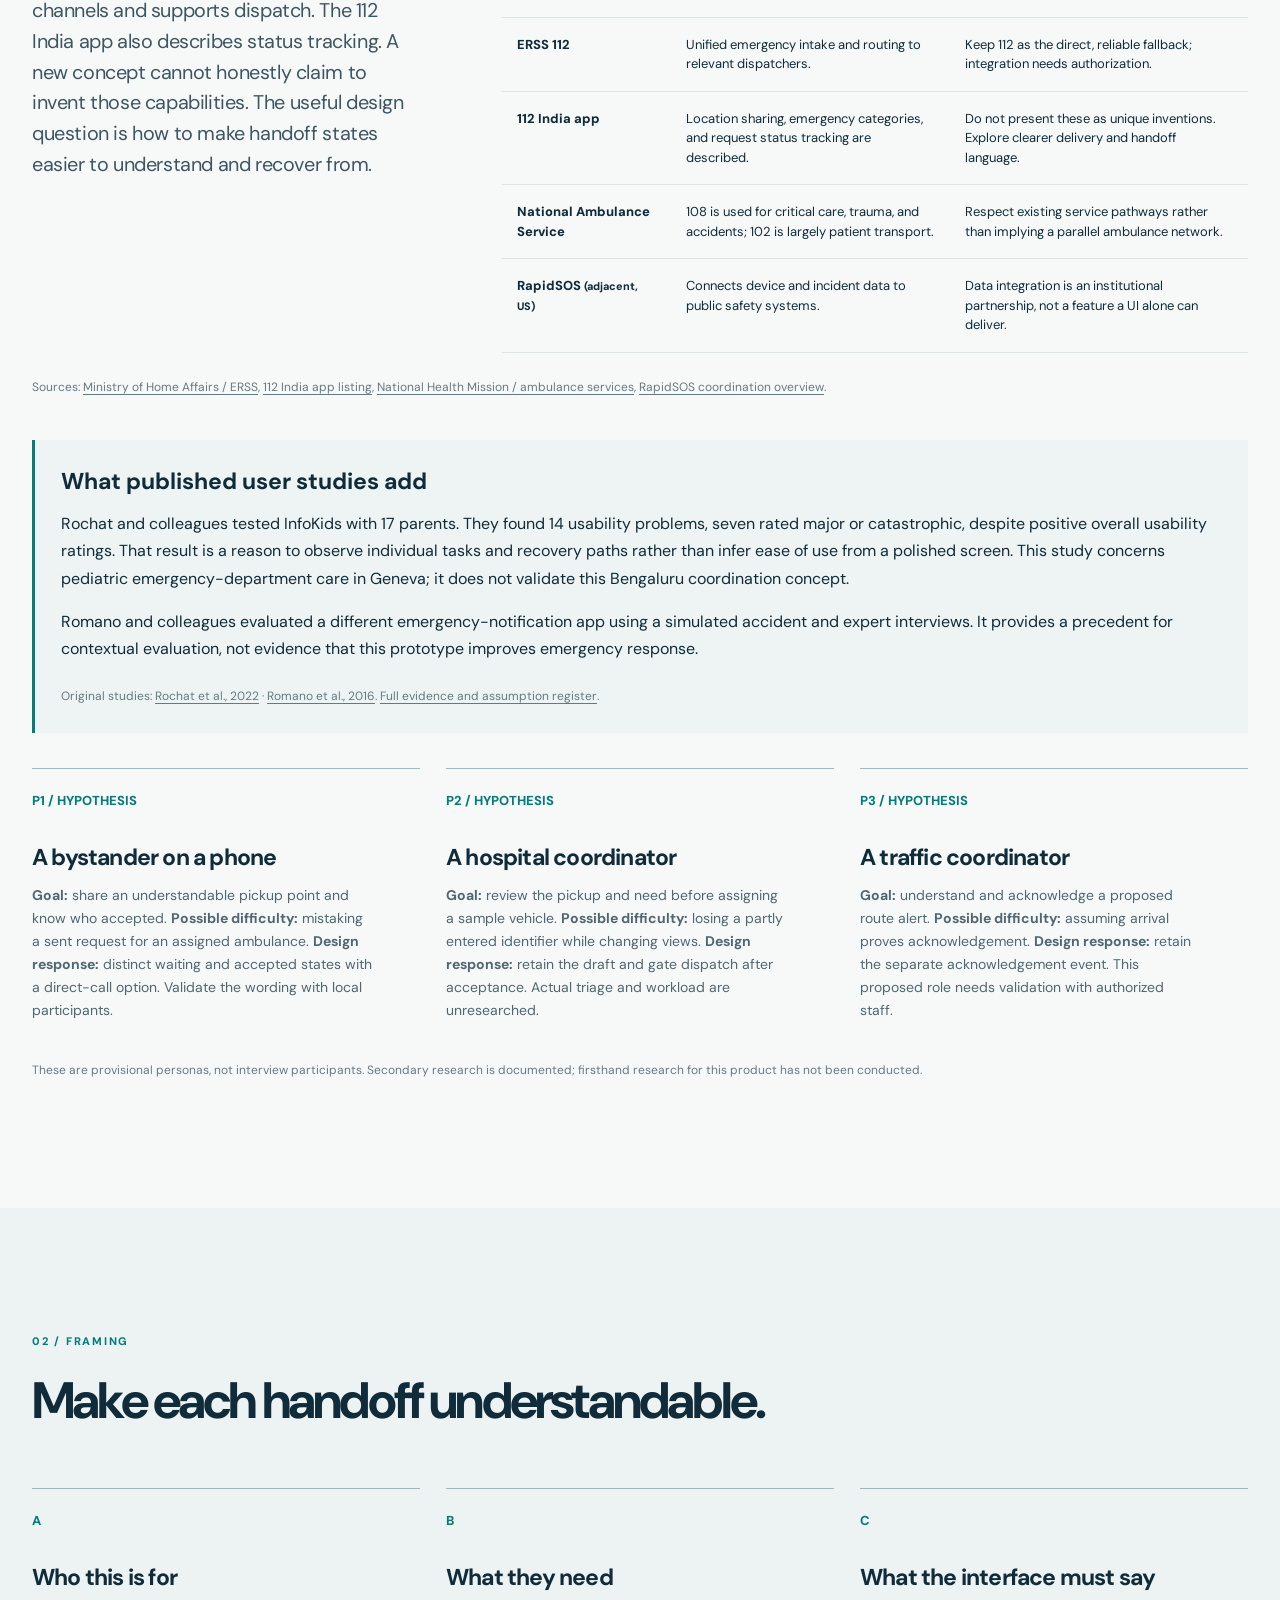
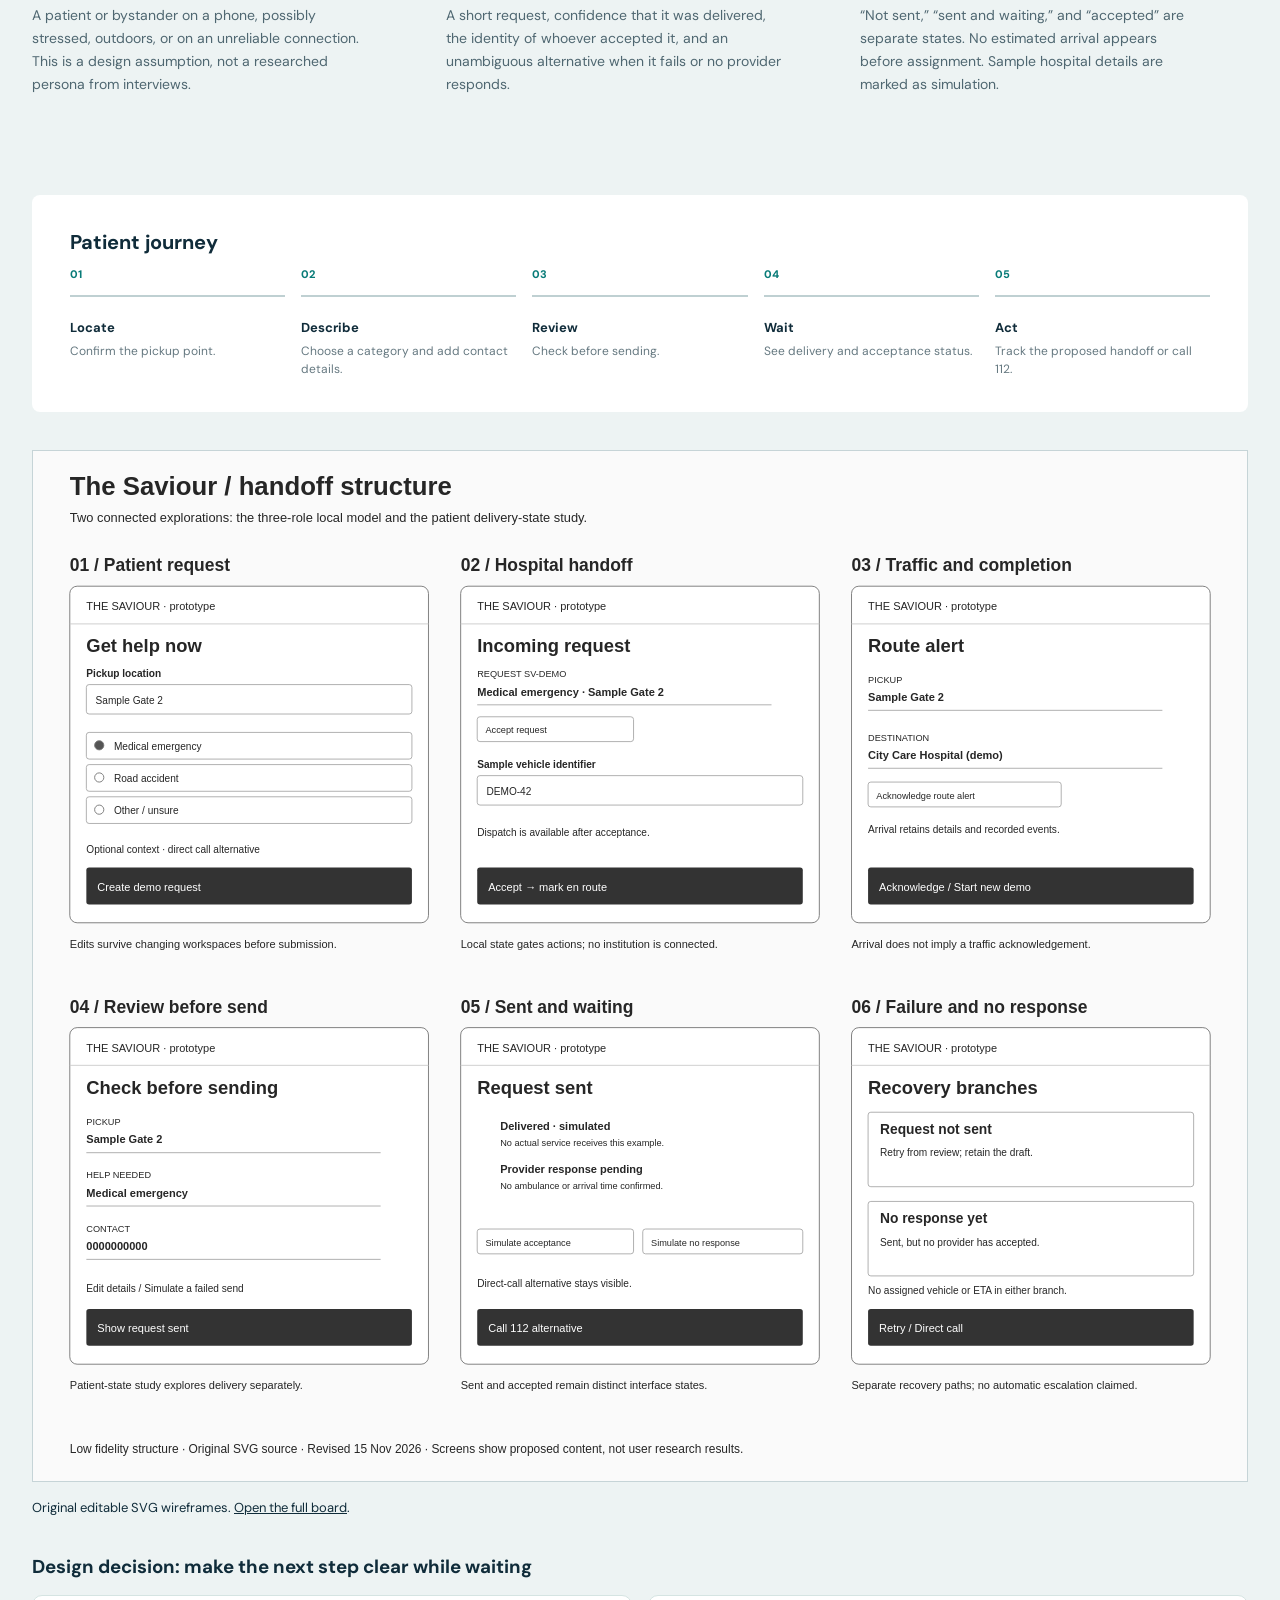
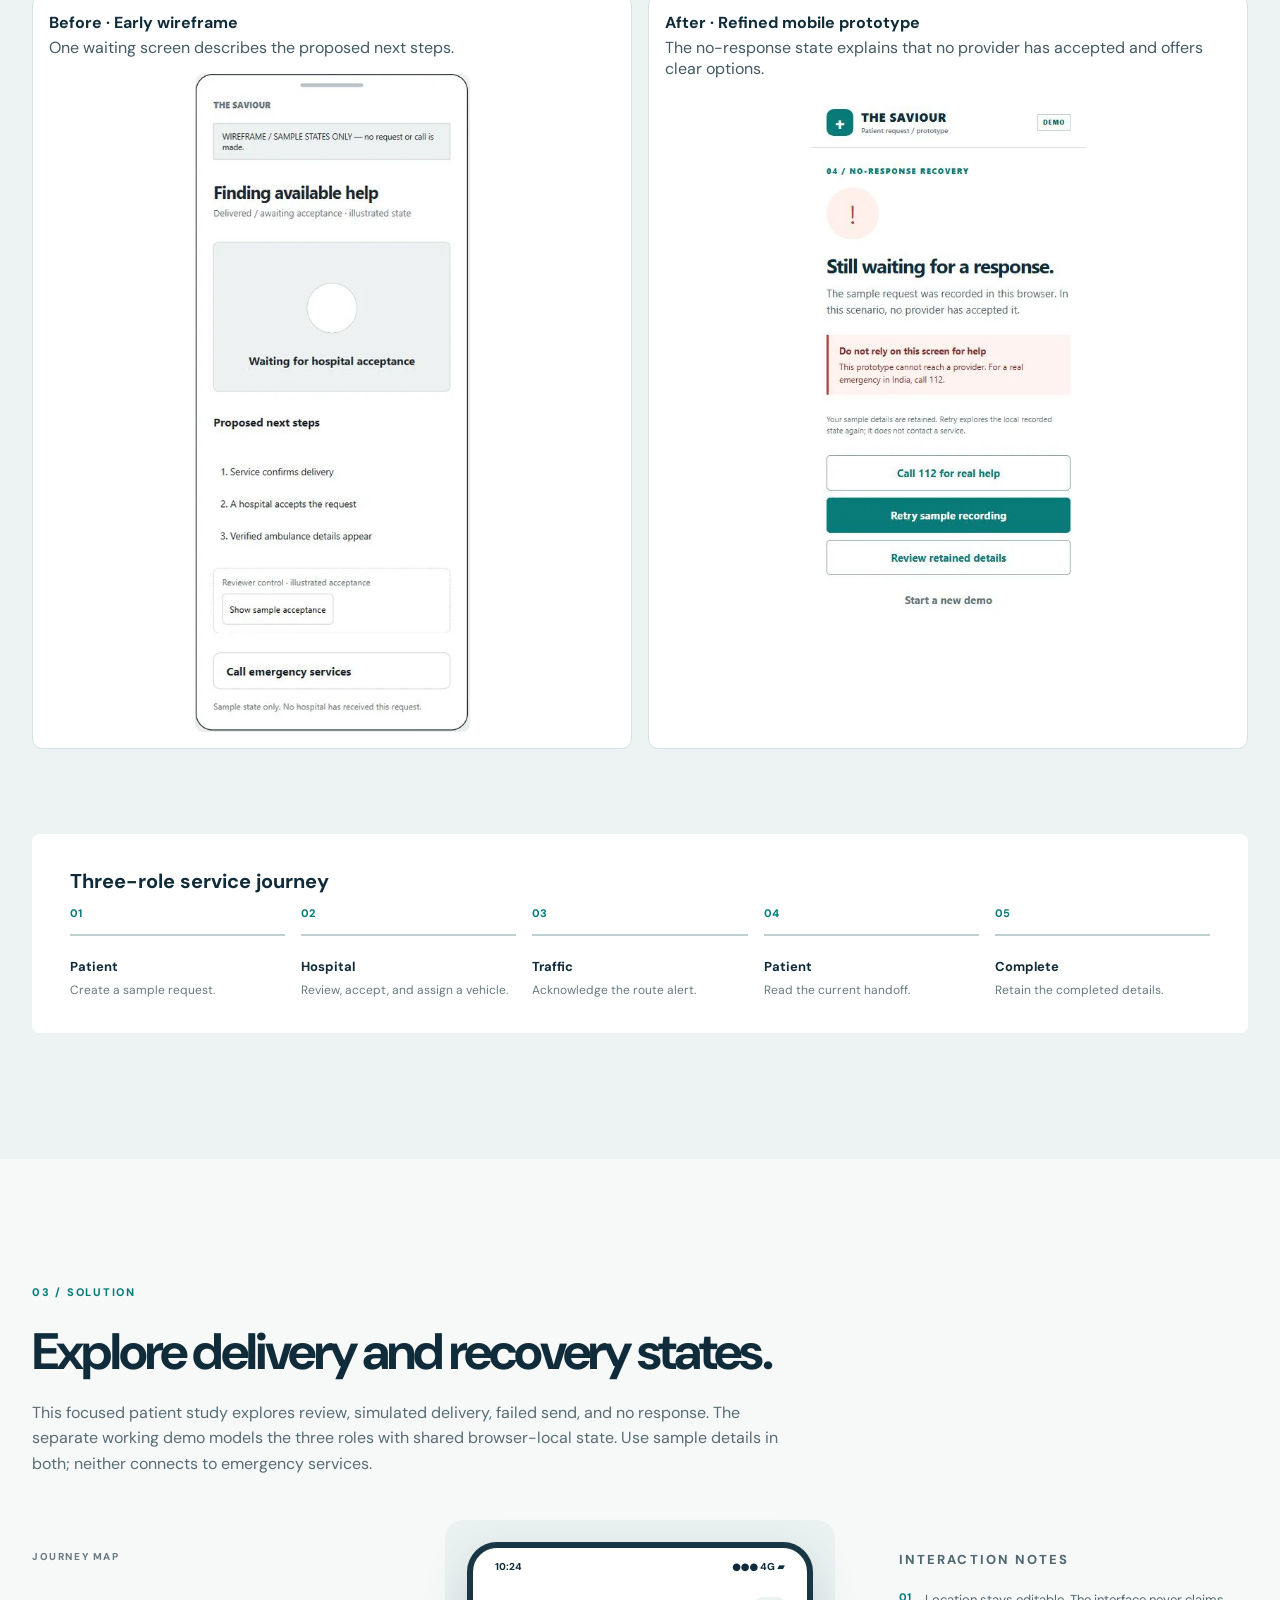
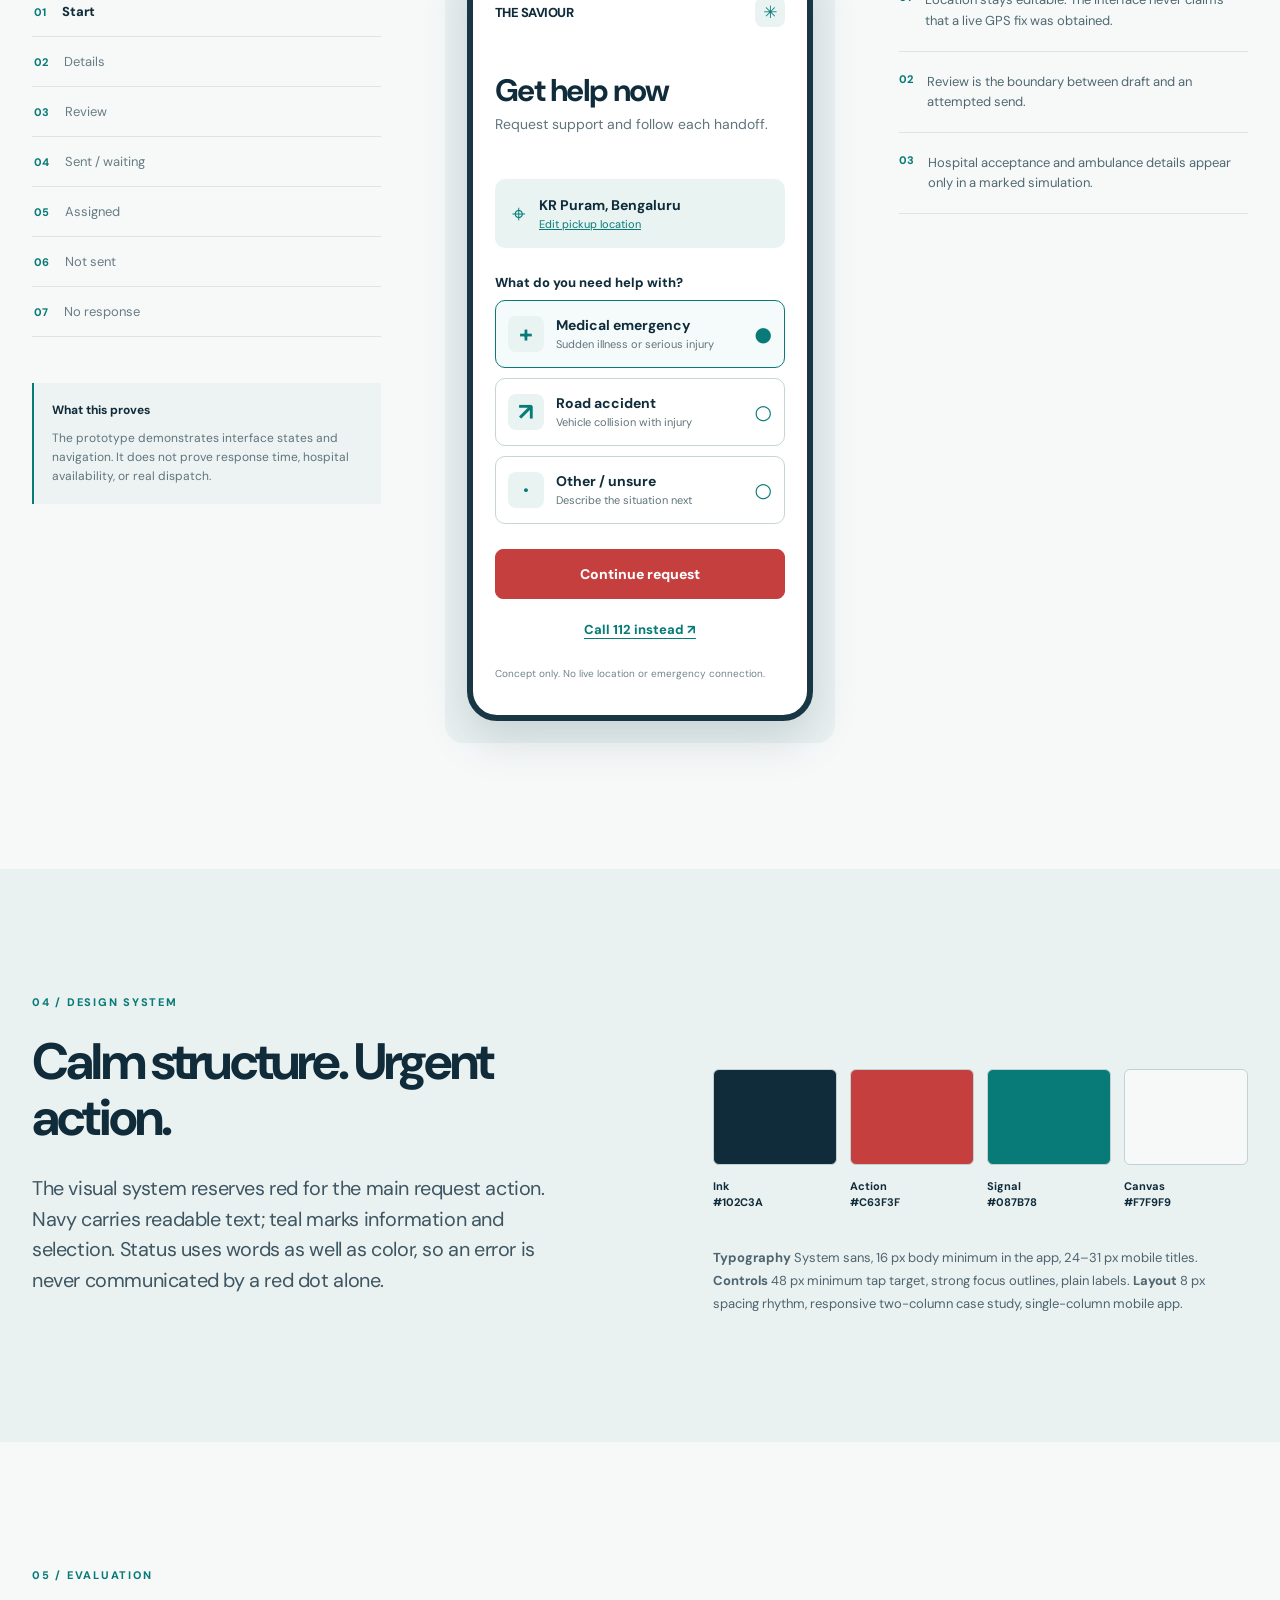
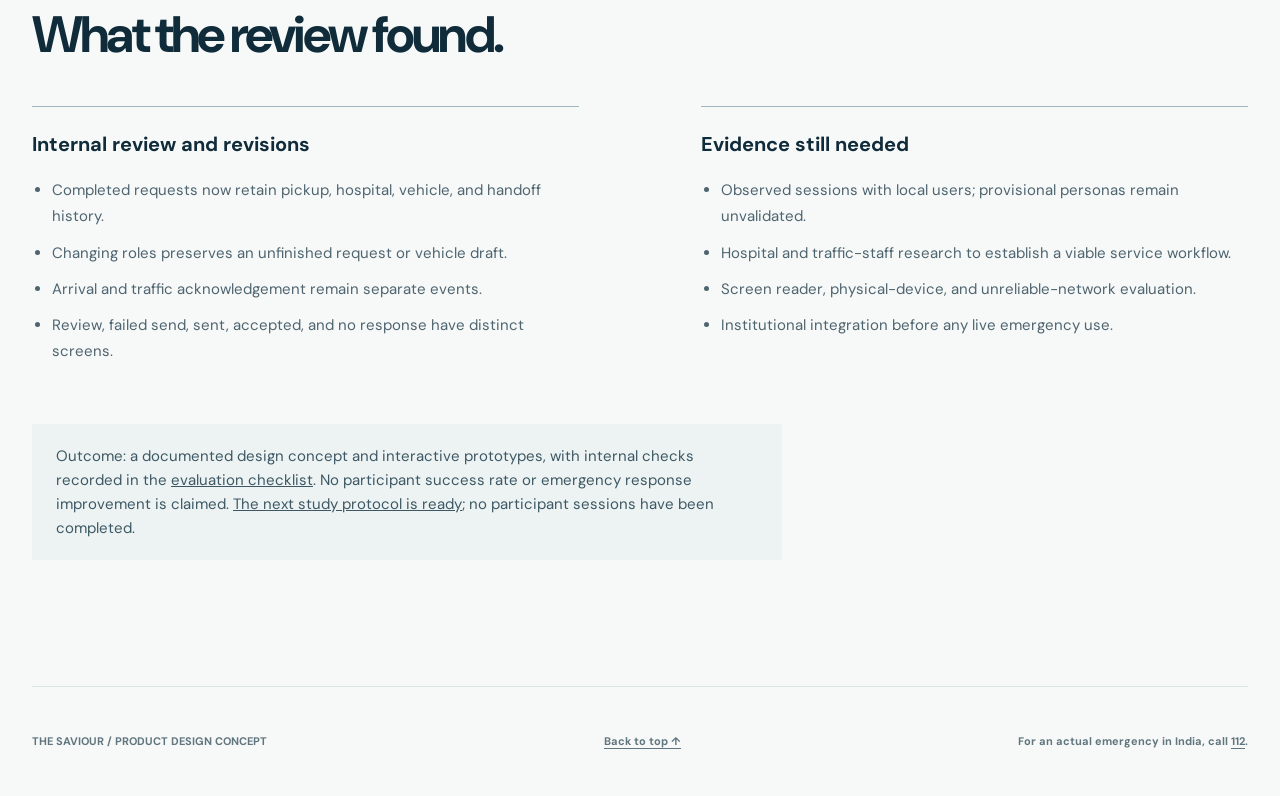
<file: task-06-product-case-study/case-study.html>
<!doctype html>
<html lang="en">
<head>
  <meta charset="utf-8">
  <meta name="viewport" content="width=device-width, initial-scale=1">
  <meta name="theme-color" content="#f7f9f9">
  <meta name="description" content="THE SAVIOUR — a proposed emergency coordination experience and transparent product design case study.">
  <title>THE SAVIOUR — Product design case study</title>
  <link rel="stylesheet" href="./styles.css">
  <script type="module" src="./app.js"></script>
</head>
<body>
  <a class="skip-link" href="#main">Skip to content</a>
  <header class="site-header">
    <a class="wordmark" href="#top" aria-label="THE SAVIOUR, back to top"><span class="mark" aria-hidden="true">✳</span> THE SAVIOUR</a>
    <nav aria-label="Case study sections">
      <a href="#research">Research</a>
      <a href="#process">Process</a>
      <a href="#prototype">Prototype</a>
      <a href="#evaluation">Evaluation</a>
    </nav>
    <a class="header-call" href="tel:112" aria-label="Call emergency number 112">Call 112 <span aria-hidden="true">↗</span></a>
  </header>

  <main id="main">
    <section class="hero shell" id="top">
      <div class="hero-copy">
        <p class="section-number">PRODUCT DESIGN CASE STUDY / 2026</p>
        <h1>Clearer handoffs when help is on its way.</h1>
        <p class="hero-intro">A proposed patient experience that makes the status of an emergency request explicit—from draft, to delivered, to accepted, to ambulance dispatch.</p>
        <div class="hero-actions"><a class="primary-link" href="./index.html">Open the working demo <span aria-hidden="true">↗</span></a><a class="quiet-link" href="#research">Read the research</a></div>
        <p class="disclosure">Concept prototype. No request is sent to hospitals, ambulances, police, or 112.</p>
      </div>
      <div class="hero-preview" aria-label="Preview of the patient app">
        <div class="mini-phone" aria-hidden="true">
          <div class="mini-top">THE SAVIOUR <span>10:24</span></div>
          <h2>Get help now</h2><p>Know what is happening at every step.</p>
          <div class="mini-location"><span class="pin">⌖</span><span><strong>KR Puram, Bengaluru</strong><small>Pickup location</small></span></div>
          <div class="mini-options"><div><span class="option-icon">+</span><strong>Medical emergency</strong><span class="option-check">●</span></div><div><span class="option-icon">↗</span><strong>Road accident</strong><span>○</span></div></div>
          <div class="mini-cta">Continue request</div><div class="mini-call">Call 112 instead</div>
        </div>
      </div>
    </section>

    <section class="context-band">
      <div class="shell context-grid">
        <div><span>01 / CHALLENGE</span><p>People in distress need certainty about whether a request reached anyone.</p></div>
        <div><span>02 / DESIGN RESPONSE</span><p>Use plain-language states and a visible call alternative at each critical point.</p></div>
        <div><span>03 / SCOPE</span><p>Patient delivery-state study and a three-role local handoff demo. Real dispatch requires institutional integration.</p></div>
      </div>
    </section>

    <section class="section shell handoff-summary" aria-labelledby="handoff-heading">
      <h2 id="handoff-heading">How the demo hands off a request</h2>
      <ol class="handoff-flow">
        <li><strong>Patient</strong><span>Creates a sample request and follows its status.</span></li>
        <li><strong>Hospital</strong><span>Reviews the request, accepts it and assigns a sample vehicle.</span></li>
        <li><strong>Traffic</strong><span>Acknowledges the route alert. Arrival is recorded separately.</span></li>
      </ol>
    </section>

    <section class="section shell" id="research">
      <div class="section-heading"><p class="section-number">01 / DISCOVERY</p><h2>Start with the service that already exists.</h2></div>
      <div class="research-layout">
        <p class="lead">India’s 112 Emergency Response Support System already accepts requests across channels and supports dispatch. The 112 India app also describes status tracking. A new concept cannot honestly claim to invent those capabilities. The useful design question is how to make handoff states easier to understand and recover from.</p>
        <div class="research-table-wrap"><table>
          <caption>Secondary research, reviewed November 2026</caption>
          <thead><tr><th>Existing service</th><th>Verified capability</th><th>Design implication</th></tr></thead>
          <tbody>
            <tr><th scope="row">ERSS 112</th><td>Unified emergency intake and routing to relevant dispatchers.</td><td>Keep 112 as the direct, reliable fallback; integration needs authorization.</td></tr>
            <tr><th scope="row">112 India app</th><td>Location sharing, emergency categories, and request status tracking are described.</td><td>Do not present these as unique inventions. Explore clearer delivery and handoff language.</td></tr>
            <tr><th scope="row">National Ambulance Service</th><td>108 is used for critical care, trauma, and accidents; 102 is largely patient transport.</td><td>Respect existing service pathways rather than implying a parallel ambulance network.</td></tr>
            <tr><th scope="row">RapidSOS <small>(adjacent, US)</small></th><td>Connects device and incident data to public safety systems.</td><td>Data integration is an institutional partnership, not a feature a UI alone can deliver.</td></tr>
          </tbody>
        </table></div>
      </div>
      <p class="source-line">Sources: <a href="https://www.mha.gov.in/emergency-response-support-system-erss" target="_blank" rel="noopener noreferrer">Ministry of Home Affairs / ERSS</a>, <a href="https://play.google.com/store/apps/details?id=in.cdac.ners.psa.mobile.android.national" target="_blank" rel="noopener noreferrer">112 India app listing</a>, <a href="https://nhm.gov.in/nhm_live/index1.php?lang=1&amp;level=2&amp;lid=189&amp;sublinkid=1217" target="_blank" rel="noopener noreferrer">National Health Mission / ambulance services</a>, <a href="https://rapidsos.com/emergency-response-coordination/" target="_blank" rel="noopener noreferrer">RapidSOS coordination overview</a>.</p>
      <div class="research-evidence">
        <h3>What published user studies add</h3>
        <p>Rochat and colleagues tested InfoKids with 17 parents. They found 14 usability problems, seven rated major or catastrophic, despite positive overall usability ratings. That result is a reason to observe individual tasks and recovery paths rather than infer ease of use from a polished screen. This study concerns pediatric emergency-department care in Geneva; it does not validate this Bengaluru coordination concept.</p>
        <p>Romano and colleagues evaluated a different emergency-notification app using a simulated accident and expert interviews. It provides a precedent for contextual evaluation, not evidence that this prototype improves emergency response.</p>
        <p class="source-line">Original studies: <a href="https://pediatrics.jmir.org/2022/1/e25540/" target="_blank" rel="noopener noreferrer">Rochat et al., 2022</a> · <a href="https://www.mdpi.com/1424-8220/16/3/406" target="_blank" rel="noopener noreferrer">Romano et al., 2016</a>. <a href="https://github.com/ankith2409-web/AUSPIFY/blob/task/06-product-case-study/task-06-product-case-study/RESEARCH.md" target="_blank" rel="noopener noreferrer">Full evidence and assumption register</a>.</p>
      </div>
      <div class="process-grid persona-grid">
        <article><span class="process-index">P1 / HYPOTHESIS</span><h3>A bystander on a phone</h3><p><strong>Goal:</strong> share an understandable pickup point and know who accepted. <strong>Possible difficulty:</strong> mistaking a sent request for an assigned ambulance. <strong>Design response:</strong> distinct waiting and accepted states with a direct-call option. Validate the wording with local participants.</p></article>
        <article><span class="process-index">P2 / HYPOTHESIS</span><h3>A hospital coordinator</h3><p><strong>Goal:</strong> review the pickup and need before assigning a sample vehicle. <strong>Possible difficulty:</strong> losing a partly entered identifier while changing views. <strong>Design response:</strong> retain the draft and gate dispatch after acceptance. Actual triage and workload are unresearched.</p></article>
        <article><span class="process-index">P3 / HYPOTHESIS</span><h3>A traffic coordinator</h3><p><strong>Goal:</strong> understand and acknowledge a proposed route alert. <strong>Possible difficulty:</strong> assuming arrival proves acknowledgement. <strong>Design response:</strong> retain the separate acknowledgement event. This proposed role needs validation with authorized staff.</p></article>
      </div>
      <p class="source-line">These are provisional personas, not interview participants. Secondary research is documented; firsthand research for this product has not been conducted.</p>
    </section>

    <section class="section muted-section" id="process">
      <div class="shell">
        <div class="section-heading"><p class="section-number">02 / FRAMING</p><h2>Make each handoff understandable.</h2></div>
        <div class="process-grid">
          <article><span class="process-index">A</span><h3>Who this is for</h3><p>A patient or bystander on a phone, possibly stressed, outdoors, or on an unreliable connection. This is a design assumption, not a researched persona from interviews.</p></article>
          <article><span class="process-index">B</span><h3>What they need</h3><p>A short request, confidence that it was delivered, the identity of whoever accepted it, and an unambiguous alternative when it fails or no provider responds.</p></article>
          <article><span class="process-index">C</span><h3>What the interface must say</h3><p>“Not sent,” “sent and waiting,” and “accepted” are separate states. No estimated arrival appears before assignment. Sample hospital details are marked as simulation.</p></article>
        </div>
        <div class="journey">
          <h3>Patient journey</h3>
          <ol><li><strong>Locate</strong><span>Confirm the pickup point.</span></li><li><strong>Describe</strong><span>Choose a category and add contact details.</span></li><li><strong>Review</strong><span>Check before sending.</span></li><li><strong>Wait</strong><span>See delivery and acceptance status.</span></li><li><strong>Act</strong><span>Track the proposed handoff or call 112.</span></li></ol>
        </div>
        <figure class="wireframe-board"><a href="./wireframes.svg"><img src="./wireframes.svg" alt="Six low fidelity screens covering patient intake, hospital dispatch, traffic acknowledgement, review, waiting, and failure recovery" loading="lazy"></a><figcaption>Original editable SVG wireframes. <a href="./wireframes.svg">Open the full board</a>.</figcaption></figure>
        <section class="decision-compare" aria-labelledby="decision-heading">
          <h3 id="decision-heading">Design decision: make the next step clear while waiting</h3>
          <div class="decision-screens">
            <figure>
              <figcaption><strong>Before · Early wireframe</strong><span>One waiting screen describes the proposed next steps.</span></figcaption>
              <a href="./images/waiting-wireframe.webp"><img src="./images/waiting-wireframe.webp" alt="Early grayscale screen headed Finding available help, with a waiting indicator and proposed next steps." width="390" height="933" loading="lazy" decoding="async"></a>
            </figure>
            <figure>
              <figcaption><strong>After · Refined mobile prototype</strong><span>The no-response state explains that no provider has accepted and offers clear options.</span></figcaption>
              <a href="./images/waiting-refined.webp"><img src="./images/waiting-refined.webp" alt="Refined screen headed Still waiting for a response, with call, retry and review options." width="390" height="800" loading="lazy" decoding="async"></a>
            </figure>
          </div>
        </section>
        <div class="journey"><h3>Three-role service journey</h3><ol><li><strong>Patient</strong><span>Create a sample request.</span></li><li><strong>Hospital</strong><span>Review, accept, and assign a vehicle.</span></li><li><strong>Traffic</strong><span>Acknowledge the route alert.</span></li><li><strong>Patient</strong><span>Read the current handoff.</span></li><li><strong>Complete</strong><span>Retain the completed details.</span></li></ol></div>
      </div>
    </section>

    <section class="section shell" id="prototype">
      <div class="section-heading"><p class="section-number">03 / SOLUTION</p><h2>Explore delivery and recovery states.</h2><p class="section-description">This focused patient study explores review, simulated delivery, failed send, and no response. The separate working demo models the three roles with shared browser-local state. Use sample details in both; neither connects to emergency services.</p></div>
      <div class="prototype-layout">
        <aside class="prototype-guide">
          <p class="guide-heading">JOURNEY MAP</p>
          <ol id="screen-nav" aria-label="Prototype screens"></ol>
          <div class="guide-note"><strong>What this proves</strong><p>The prototype demonstrates interface states and navigation. It does not prove response time, hospital availability, or real dispatch.</p></div>
        </aside>
        <div class="phone-stage"><div class="phone" role="region" aria-label="Interactive mobile app prototype">
          <div class="phone-status" aria-hidden="true"><span>10:24</span><span>●●●  4G  ▰</span></div>
          <div id="app" class="app-screen" aria-live="polite"></div>
        </div></div>
        <aside class="design-notes">
          <p class="guide-heading">INTERACTION NOTES</p>
          <div><span>01</span><p>Location stays editable. The interface never claims that a live GPS fix was obtained.</p></div>
          <div><span>02</span><p>Review is the boundary between draft and an attempted send.</p></div>
          <div><span>03</span><p>Hospital acceptance and ambulance details appear only in a marked simulation.</p></div>
        </aside>
      </div>
    </section>

    <section class="section design-section">
      <div class="shell design-layout">
        <div><p class="section-number">04 / DESIGN SYSTEM</p><h2>Calm structure. Urgent action.</h2><p class="lead">The visual system reserves red for the main request action. Navy carries readable text; teal marks information and selection. Status uses words as well as color, so an error is never communicated by a red dot alone.</p></div>
        <div class="tokens">
          <div class="swatches"><div><i style="background:#102c3a"></i><span>Ink<br>#102C3A</span></div><div><i style="background:#c63f3f"></i><span>Action<br>#C63F3F</span></div><div><i style="background:#087b78"></i><span>Signal<br>#087B78</span></div><div><i style="background:#f7f9f9"></i><span>Canvas<br>#F7F9F9</span></div></div>
          <p><strong>Typography</strong> System sans, 16 px body minimum in the app, 24–31 px mobile titles. <strong>Controls</strong> 48 px minimum tap target, strong focus outlines, plain labels. <strong>Layout</strong> 8 px spacing rhythm, responsive two-column case study, single-column mobile app.</p>
        </div>
      </div>
    </section>

    <section class="section shell" id="evaluation">
      <div class="section-heading"><p class="section-number">05 / EVALUATION</p><h2>What the review found.</h2></div>
      <div class="evaluation-grid">
        <div><h3>Internal review and revisions</h3><ul><li>Completed requests now retain pickup, hospital, vehicle, and handoff history.</li><li>Changing roles preserves an unfinished request or vehicle draft.</li><li>Arrival and traffic acknowledgement remain separate events.</li><li>Review, failed send, sent, accepted, and no response have distinct screens.</li></ul></div>
        <div><h3>Evidence still needed</h3><ul><li>Observed sessions with local users; provisional personas remain unvalidated.</li><li>Hospital and traffic-staff research to establish a viable service workflow.</li><li>Screen reader, physical-device, and unreliable-network evaluation.</li><li>Institutional integration before any live emergency use.</li></ul></div>
      </div>
      <p class="closing">Outcome: a documented design concept and interactive prototypes, with internal checks recorded in the <a href="https://github.com/ankith2409-web/AUSPIFY/blob/task/06-product-case-study/task-06-product-case-study/EVALUATION.md" target="_blank" rel="noopener noreferrer">evaluation checklist</a>. No participant success rate or emergency response improvement is claimed. <a href="https://github.com/ankith2409-web/AUSPIFY/blob/task/06-product-case-study/task-06-product-case-study/USABILITY-TEST.md" target="_blank" rel="noopener noreferrer">The next study protocol is ready</a>; no participant sessions have been completed.</p>
    </section>
  </main>
  <footer class="site-footer shell"><span>THE SAVIOUR / PRODUCT DESIGN CONCEPT</span><a href="#top">Back to top ↑</a><span>For an actual emergency in India, call <a href="tel:112">112</a>.</span></footer>
</body>
</html>
</file>
<file: task-01-mobile-wireframes/styles.css>
:root {
  font-family: Inter, system-ui, sans-serif;
  color: #20282e;
  background: #f4f5f5;
}
* {
  box-sizing: border-box;
}
body {
  margin: 0;
}
button, input, select, textarea {
  font: inherit;
}
button {
  cursor: pointer;
}
button:focus-visible, input:focus-visible, select:focus-visible, textarea:focus-visible {
  outline: 3px solid #657d88;
  outline-offset: 3px;
}
.layout {
  max-width: 1160px;
  margin: auto;
  padding: 48px 24px 80px;
  display: grid;
  grid-template-columns: minmax(0, 1fr) 390px;
  gap: 72px;
  align-items: start;
}
.eyebrow {
  color: #47616c;
  font-size: .78rem;
  font-weight: 800;
  letter-spacing: .1em;
  text-transform: uppercase;
}
h1 {
  max-width: 620px;
  margin: 18px 0;
  font-size: clamp(2.2rem, 5vw, 4.4rem);
  line-height: 1.04;
  letter-spacing: -.055em;
}
.intro {
  max-width: 560px;
  color: #556169;
  line-height: 1.65;
}
.flow {
  margin: 38px 0 0;
  padding: 0;
  list-style: none;
  display: grid;
  gap: 8px;
}
.flow button {
  width: 100%;
  padding: 14px 16px;
  display: flex;
  gap: 18px;
  align-items: center;
  text-align: left;
  color: #35434b;
  background: transparent;
  border: 1px solid transparent;
  border-radius: 10px;
}
.flow button:hover, .flow button[aria-current="step"] {
  background: #fff;
  border-color: #bac4c8;
}
.flow span {
  color: #738189;
  font-size: .8rem;
  font-weight: 700;
}
.note {
  max-width: 560px;
  margin-top: 32px;
  padding: 16px 18px;
  background: #e9edee;
  border-left: 3px solid #385562;
  color: #4c5a62;
  line-height: 1.5;
  font-size: .9rem;
}
.phone {
  min-height: 844px;
  border: 1.5px solid #20282e;
  border-radius: 24px;
  background: #fff;
  padding: 0 24px 24px;
  box-shadow: 0 22px 60px #162c3614;
}
.notch {
  width: 90px;
  height: 5px;
  margin: 12px auto 18px;
  border-radius: 9px;
  background: #bac4c8;
}
.brand {
  color: #69767e;
  font-size: .75rem;
  font-weight: 800;
}
.screen {
  min-height: 750px;
  display: flex;
  flex-direction: column;
}
h2 {
  margin: 30px 0 4px;
  font-size: 1.55rem;
  letter-spacing: -.035em;
}
h3 {
  margin: 0 0 16px;
  font-size: 1rem;
}
p {
  margin: 0;
}
.sub {
  color: #68757d;
  font-size: .82rem;
  line-height: 1.5;
}
.map, .placeholder {
  display: grid;
  place-items: center;
  background: #eff1f1;
  border: 1px solid #b8c3c8;
  border-radius: 8px;
  color: #65727a;
  font-size: .76rem;
  font-weight: 800;
}
.map {
  height: 246px;
  margin-top: 34px;
}
.map.small {
  height: 228px;
}
.placeholder {
  height: 222px;
  margin-top: 34px;
}
.field {
  margin-top: 22px;
}
.field label, .field legend {
  display: block;
  margin-bottom: 8px;
  font-size: .8rem;
  font-weight: 750;
}
.field input, .field select, .field textarea, .card {
  width: 100%;
  padding: 16px;
  border: 1px solid #b8c3c8;
  border-radius: 8px;
  background: #fff;
  color: #20282e;
}
.field textarea {
  min-height: 64px;
  resize: vertical;
}
fieldset.field {
  padding: 0;
  border: 0;
}
.radio {
  display: flex;
  align-items: center;
  gap: 10px;
  margin: 8px 0;
  padding: 14px 16px;
  border: 1px solid #b8c3c8;
  border-radius: 8px;
  font-size: .9rem;
}
.radio:has(input:checked) {
  background: #eff1f1;
}
.radio input {
  width: auto;
  margin: 0;
  accent-color: #244650;
}
.summary {
  margin-top: 28px;
  display: grid;
  gap: 18px;
}
.summary .card {
  min-height: 84px;
}
.card small {
  display: block;
  margin-bottom: 8px;
  color: #647179;
  font-size: .75rem;
  font-weight: 700;
}
.notice {
  margin-top: 32px;
  padding: 18px 16px;
  background: #eff1f1;
  border: 1px solid #b8c3c8;
  border-radius: 8px;
  font-size: .83rem;
  line-height: 1.5;
}
.actions {
  display: grid;
  gap: 12px;
  margin-top: auto;
  padding-top: 28px;
}
.action {
  min-height: 52px;
  padding: 12px 18px;
  border: 1px solid #244650;
  border-radius: 9px;
  background: #244650;
  color: #fff;
  text-align: left;
  font-weight: 750;
}
.action.secondary {
  border-color: #b8c3c8;
  background: #fff;
  color: #20282e;
}
.footnote {
  margin-top: 16px;
  color: #68757d;
  font-size: .75rem;
  line-height: 1.5;
}
.steps {
  margin-top: 36px;
  padding-left: 24px;
  display: grid;
  gap: 28px;
  font-size: .85rem;
}
.status {
  margin-top: 32px;
  padding: 58px 12px 34px;
  background: #eff1f1;
  border: 1px solid #b8c3c8;
  border-radius: 8px;
  text-align: center;
  font-weight: 700;
}
.pulse {
  display: block;
  width: 72px;
  height: 72px;
  margin: 0 auto 28px;
  border: 1px solid #b8c3c8;
  border-radius: 50%;
  background: #fff;
}
.eta {
  margin-top: 24px;
}
.eta strong {
  display: block;
  font-size: 1.8rem;
}
.eta p {
  color: #68757d;
  font-size: .75rem;
}
.simulate {
  margin-top: 24px;
  padding: 12px;
  border: 1px dashed #a6b2b8;
  border-radius: 8px;
}
.simulate p {
  margin-bottom: 8px;
  color: #647179;
  font-size: .75rem;
}
.simulate button {
  margin-right: 8px;
  padding: 8px 10px;
  border: 1px solid #b8c3c8;
  border-radius: 6px;
  background: #fff;
  font-size: .78rem;
}
@media (max-width: 820px) {
  .layout {
    grid-template-columns: 1fr;
    gap: 32px;
    padding: 28px 16px;
  }
  .phone {
    width: min(100%, 390px);
    margin: auto;
  }
  .flow {
    grid-template-columns: repeat(2, 1fr);
  }
}
@media (max-width: 450px) {
  .layout {
    padding: 18px 0;
  }
  .intro-panel {
    padding: 0 18px;
  }
  .phone {
    width: 100%;
    border-left: 0;
    border-right: 0;
    border-radius: 0;
    box-shadow: none;
  }
}
.field-label {
  margin-bottom: 8px;
  font-size: .8rem;
  font-weight: 750;
}
.demo-strip {
  padding: 10px 12px;
  margin-top: 18px;
  border: 1px solid #bac4c8;
  background: #eff1f1;
  font-size: .72rem;
}
.resource-links {
  display: flex;
  gap: 12px 20px;
  flex-wrap: wrap;
  margin: 20px 0;
  font-size: .85rem;
}
.resource-links a {
  color: #244650;
  text-underline-offset: 4px;
}
.simulate button {
  min-height: 44px;
}
.card {
  overflow-wrap: anywhere;
  white-space: pre-wrap;
}
.screen h2:focus {
  outline: none;
}
a:focus-visible {
  outline: 3px solid #657d88;
  outline-offset: 4px;
}
.call-feedback[hidden] {
  display: none;
}
.summary .card {
  min-height: 68px;
}
form .actions {
  padding-bottom: 5px;
}
.phone .brand {
  margin-top: 4px;
}
@media (max-width: 820px) {
  .flow button {
    min-height: 48px;
  }
}
</file>
<file: task-02-landing-page/styles.css>
:root{
  font:16px/1.5 Inter,ui-sans-serif,system-ui,-apple-system,"Segoe UI",sans-serif;
  color:#102c3a;
  background:#f8fbfa;
  --ink:#102c3a;
  --teal:#087b78;
  --red:#c63f3f;
  --line:#d6e2e1;
  --muted:#52676f;
  --serif:Georgia,"Times New Roman",serif
}
*{
  box-sizing:border-box
}
html{
  scroll-behavior:smooth
}
body{
  margin:0
}
button{
  font:inherit;
  cursor:pointer
}
a{
  color:inherit;
  text-decoration:none
}
a:hover{
  text-decoration:underline;
  text-underline-offset:4px
}
:focus-visible{
  outline:3px solid #ed865d;
  outline-offset:4px
}
.skip{
  position:absolute;
  width:1px;
  height:1px;
  overflow:hidden;
  clip:rect(0 0 0 0)
}
.skip:focus{
  clip:auto;
  width:auto;
  height:auto;
  background:white;
  padding:10px;
  z-index:20
}
.header{
  height:82px;
  background:#fff;
  display:flex;
  align-items:center;
  justify-content:space-between;
  gap:25px;
  padding:0 clamp(22px,4vw,76px);
  border-bottom:1px solid var(--line);
  position:relative;
  z-index:5
}
.brand{
  display:flex;
  align-items:center;
  gap:12px;
  white-space:nowrap
}
.brand-mark{
  width:39px;
  height:39px;
  display:grid;
  place-items:center;
  background:var(--red);
  color:white;
  font-size:29px;
  line-height:1;
  border-radius:4px
}
.brand strong{
  font-weight:850;
  letter-spacing:-.035em;
  font-size:22px
}
.brand small{
  border-left:1px solid #a7b8bc;
  padding-left:13px;
  font-size:10px;
  line-height:1.25;
  text-transform:uppercase;
  letter-spacing:.045em;
  color:#42555d
}
.header nav{
  display:flex;
  align-items:center;
  gap:clamp(20px,3vw,47px);
  font-size:14px;
  font-weight:600
}
.call{
  background:var(--red);
  color:white!important;
  border-radius:5px;
  padding:11px 17px
}
.call:hover,.primary:hover{
  background:#a83232;
  text-decoration:none
}
.menu{
  display:none;
  border:0;
  background:none;
  font-size:22px
}
.hero{
  display:grid;
  grid-template-columns:minmax(0,1.1fr) minmax(350px,.9fr);
  align-items:center;
  min-height:640px;
  background:linear-gradient(125deg,#f6fbfa,#eaf5f2);
  overflow:hidden;
  padding:65px clamp(22px,4vw,76px) 40px;
  gap:40px
}
.hero-copy{
  max-width:760px;
  position:relative;
  z-index:1
}
.hero h1{
  font:700 clamp(52px,5.7vw,88px)/1.04 var(--serif);
  letter-spacing:-.052em;
  margin:0
}
.rule{
  display:block;
  width:66px;
  height:4px;
  background:var(--red);
  margin:27px 0
}
.hero-copy>p:not(.hero-disclaimer){
  font-size:clamp(19px,2vw,26px);
  line-height:1.38;
  color:#3f5760;
  margin:0;
  max-width:640px
}
.hero-actions{
  display:flex;
  gap:12px;
  flex-wrap:wrap;
  margin-top:37px
}
.primary,.secondary{
  display:inline-flex;
  align-items:center;
  justify-content:center;
  gap:14px;
  min-height:50px;
  padding:12px 21px;
  border:1px solid var(--teal);
  border-radius:5px;
  font-weight:750;
  font-size:14px
}
.primary{
  background:var(--teal);
  color:white
}
.primary:hover{
  background:#075e5d
}
.secondary{
  background:transparent;
  color:var(--teal)
}
.secondary:hover{
  background:#dcefeb;
  text-decoration:none
}
.hero-disclaimer{
  font-size:12px;
  color:#52676f;
  margin:24px 0 0
}
.visual{
  position:relative;
  min-height:565px;
  display:flex;
  justify-content:center;
  align-items:center
}
.visual-circle{
  position:absolute;
  width:min(96%,570px);
  aspect-ratio:1;
  border-radius:50%;
  background:#cce9e3;
  opacity:.6
}
.visual {
  margin: 0;
  flex-direction: column;
  gap: 12px;
}
.hero-screen {
  position: relative;
  display: block;
  width: min(78%, 294px);
  height: auto;
  border: 6px solid #173039;
  border-radius: 27px;
  box-shadow: 0 18px 45px #173c4330;
}
.visual figcaption {
  position: relative;
  color: #45636b;
  font-size: 12px;
}
.preview-index {
  font-size: 10px;
  letter-spacing: .13em;
  color: var(--teal);
  font-weight: 800;
}
.section{
  padding:clamp(65px,7vw,110px) clamp(22px,4vw,76px);
  scroll-margin-top:30px
}
.section-label{
  font-size:11px;
  font-weight:850;
  letter-spacing:.16em;
  color:var(--teal);
  margin:0 0 12px
}
.intro{
  display:grid;
  grid-template-columns:200px 1fr;
  gap:55px;
  border-bottom:1px solid var(--line);
  background:#fff
}
.intro h2,.section h2,.roles h2{
  font:700 clamp(36px,4vw,57px)/1.12 var(--serif);
  letter-spacing:-.04em;
  margin:0;
  max-width:900px
}
.intro p:not(.section-label){
  color:var(--muted);
  max-width:760px;
  font-size:18px;
  line-height:1.7
}
.section-top{
  max-width:800px
}
.how{
  background:#f8fbfa
}
.steps{
  display:grid;
  grid-template-columns:repeat(3,1fr);
  gap:0;
  margin-top:50px
}
.steps article{
  border-top:1px solid #a9c7c5;
  padding:25px 40px 0 0;
  min-height:205px
}
.steps article+article{
  padding-left:35px;
  border-left:1px solid var(--line)
}
.number{
  font-size:13px;
  font-weight:850;
  color:var(--teal)
}
.step-icon{
  font-size:33px;
  color:var(--teal);
  height:55px;
  margin:18px 0 4px;
  line-height:1
}
.steps h3{
  font:700 25px var(--serif);
  letter-spacing:-.025em;
  margin:0 0 8px
}
.steps p{
  color:var(--muted);
  font-size:14px;
  max-width:330px;
  margin:0
}
.roles{
  background:#10313b;
  color:white;
  padding:clamp(65px,7vw,110px) clamp(22px,4vw,76px)
}
.roles .section-label{
  color:#77d4ca
}
.roles-intro{
  color:#c4d7d8
}
.role-grid{
  display:grid;
  grid-template-columns:repeat(3,1fr);
  margin-top:50px
}
.role-grid article{
  padding:0 45px 0 0;
  min-height:150px
}
.role-grid article+article{
  border-left:1px solid #52747a;
  padding-left:45px
}
.role-grid article>span{
  font-size:11px;
  letter-spacing:.12em;
  color:#8bcfc8;
  font-weight:800
}
.role-grid h3{
  font-size:22px;
  margin:22px 0 9px
}
.role-grid p{
  font-size:14px;
  color:#c5d7da;
  line-height:1.65
}
.prototype{
  display:grid;
  grid-template-columns:1fr minmax(330px,.7fr);
  gap:8vw;
  align-items:center;
  background:#fff
}
.prototype>div:first-child>p:not(.section-label){
  font-size:17px;
  color:var(--muted);
  max-width:600px;
  line-height:1.65
}
.tabs{
  display:flex;
  gap:7px;
  margin:32px 0 18px;
  flex-wrap:wrap
}
.tabs button{
  border:1px solid #b6cbca;
  background:white;
  color:var(--teal);
  padding:10px 18px;
  border-radius:4px;
  font-weight:700;
  font-size:13px
}
.tabs button[aria-selected=true]{
  background:var(--teal);
  color:white
}
.source-link{
  font-size:13px;
  font-weight:700;
  color:var(--teal);
  text-decoration:underline;
  text-underline-offset:4px
}
.preview-card{
  border:1px solid var(--line);
  box-shadow:0 22px 55px #153f3c12;
  padding:34px;
  min-height:360px
}
.preview-card h3{
  font:700 33px/1.1 var(--serif);
  letter-spacing:-.03em;
  margin:12px 0
}
.preview-card p{
  color:var(--muted);
  font-size:14px;
  line-height:1.6
}
.preview-location{
  border-top:1px solid var(--line);
  border-bottom:1px solid var(--line);
  padding:18px 0;
  margin:26px 0
}
.preview-location small{
  display:block;
  color:var(--muted);
  font-size:10px;
  letter-spacing:.12em
}
.preview-location strong{
  display:block;
  margin-top:6px
}
.preview-action{
  display:block;
  background:var(--teal);
  color:white;
  border-radius:4px;
  padding:12px 17px;
  font-weight:700;
  font-size:13px
}
.preview-caveat{
  display:block;
  color:var(--muted);
  font-size:11px;
  margin-top:13px
}
.closing{
  display:flex;
  justify-content:space-between;
  align-items:center;
  gap:40px;
  background:#e9f3f0
}
.closing h2{
  font-size:clamp(33px,3.5vw,52px)
}
.closing p:not(.section-label){
  color:var(--muted);
  max-width:700px
}
.closing-call{
  display:inline-flex;
  white-space:nowrap;
  background:var(--red);
  color:#fff;
  padding:14px 25px;
  border-radius:5px;
  font-weight:750
}
.closing-call:hover{
  background:#a83232;
  text-decoration:none
}
.footer{
  background:#102c3a;
  color:#c8d9db;
  display:flex;
  gap:30px;
  align-items:center;
  flex-wrap:wrap;
  padding:30px clamp(22px,4vw,76px);
  font-size:12px
}
.footer span{
  font-weight:850;
  color:#fff
}
.footer a{
  margin-left:auto
}
@media(max-width:960px){
  .brand small{
    display:none
  }
  .hero{
    grid-template-columns:1fr;
    gap:25px;
    padding-bottom:60px
  }
  .hero-copy{
    max-width:760px
  }
  .visual{
    min-height:480px
  }
  .intro{
    grid-template-columns:1fr;
    gap:0
  }
  .prototype{
    grid-template-columns:1fr
  }
  .preview-card{
    max-width:560px
  }
}
@media(max-width:700px){
  .header{
    height:68px
  }
  .brand strong{
    font-size:18px
  }
  .brand-mark{
    width:32px;
    height:32px;
    font-size:23px
  }
  .menu{
    display:block
  }
  .header nav{
    display:none;
    position:absolute;
    top:68px;
    left:0;
    right:0;
    background:white;
    box-shadow:0 15px 20px #09252b1f;
    padding:20px 24px;
    align-items:stretch;
    flex-direction:column;
    gap:0
  }
  .header nav.open{
    display:flex
  }
  .header nav a{
    padding:13px 0
  }
  .header nav .call{
    margin-top:8px;
    text-align:center;
    padding:12px
  }
  .hero{
    min-height:0;
    padding-top:70px
  }
  .hero h1{
    font-size:clamp(48px,11vw,68px)
  }
  .hero-copy>p:not(.hero-disclaimer){
    font-size:19px
  }
  .hero-actions{
    align-items:stretch;
    flex-direction:column
  }
  .hero-actions a{
    width:100%
  }
  .visual{
    min-height:475px
  }
  .steps,.role-grid{
    grid-template-columns:1fr
  }
  .steps article,.steps article+article{
    padding:20px 0 24px;
    border-left:0;
    border-top:1px solid var(--line);
    min-height:0
  }
  .step-icon{
    margin:9px 0 2px;
    height:42px
  }
  .role-grid{
    margin-top:30px
  }
  .role-grid article,.role-grid article+article{
    padding:24px 0;
    border-left:0;
    border-top:1px solid #52747a;
    min-height:0
  }
  .role-grid h3{
    margin:10px 0
  }
  .closing{
    display:block
  }
  .closing-call{
    margin-top:18px
  }
  .footer a{
    margin-left:0
  }
}
.preview-action {
  width: 100%;
  border: 1px solid var(--teal);
  text-align: center;
  cursor: pointer;
}
.preview-action:hover {
  background: #075e5d;
  text-decoration: none;
}
.menu {
  min-width: 44px;
  min-height: 44px;
}
.tabs button {
  min-height: 44px;
}
.footer a {
  min-height: 44px;
  display: inline-flex;
  align-items: center;
}
@media (max-width: 700px) {
  .header nav a {
    min-height: 44px;
  }
  .hero-copy, .visual, .hero-actions {
    min-width: 0;
  }
}
@media (prefers-reduced-motion: reduce) {
  html {
    scroll-behavior: auto;
  }
}

@media (max-width: 700px) {
  .hero { padding-top: 36px; gap: 28px; }
  .hero-actions .primary { min-height: 52px; }
  .hero .visual { min-height: 0; }
  .hero-screen { width: min(78%, 270px); }
}
</file>
<file: task-03-mobile-prototype/styles.css>
:root{font:15px/1.5 Inter,ui-sans-serif,system-ui,-apple-system,"Segoe UI",sans-serif;color:#102c3a;background:#e8eeed;--ink:#102c3a;--teal:#087b78;--red:#bd3938;--line:#d9e2e1;--muted:#61747a}*{box-sizing:border-box}body{margin:0}button,input,textarea,select{font:inherit}button{cursor:pointer}a{color:inherit;text-decoration:none}a:hover{text-decoration:underline;text-underline-offset:3px}:focus-visible{outline:3px solid #f39861;outline-offset:3px}.skip,.sr-only{position:absolute;width:1px;height:1px;overflow:hidden;clip:rect(0 0 0 0)}.skip:focus{clip:auto;width:auto;height:auto;z-index:10;background:white;padding:10px}.page{min-height:100vh;display:grid;grid-template-columns:minmax(380px,1fr) minmax(390px,1fr)}.presentation{background:#102c3a;color:#f5f9f8;display:flex;flex-direction:column;justify-content:space-between;padding:clamp(32px,5vw,80px);min-height:100vh}.presentation-brand{font-weight:800;letter-spacing:.08em;font-size:15px}.presentation h1{font-size:clamp(42px,5vw,78px);line-height:1.04;letter-spacing:-.055em;max-width:720px;margin:16px 0 25px}.presentation p{color:#c7d8dc;max-width:560px;font-size:17px;line-height:1.7}.overline{color:#8fd4cd!important;font-size:11px!important;font-weight:800;letter-spacing:.17em}.flow{border-top:1px solid #547078;margin-top:50px;max-width:550px;padding-top:18px;display:flex;gap:15px;flex-wrap:wrap;color:#b6d0d3;font-size:11px;text-transform:uppercase;letter-spacing:.07em}.presentation-note{border:1px solid #5a7780;padding:19px 22px;max-width:580px}.presentation-note strong{font-size:13px}.presentation-note p{font-size:12px;margin:6px 0 0}.presentation-note a{text-decoration:underline}.device-wrap{display:grid;place-items:center;padding:30px;background:radial-gradient(circle at 50% 30%,#f8faf9,#e3e9e7)}.device{width:min(100%,430px);min-height:790px;background:#fff;border:8px solid #1b3036;border-radius:37px;box-shadow:0 32px 90px #14323830;display:flex;flex-direction:column;overflow:hidden}.app-header{padding:27px 27px 19px;display:flex;justify-content:space-between;align-items:center;gap:12px;border-bottom:1px solid var(--line)}.app-brand{display:flex;gap:11px;align-items:center;font-size:17px;font-weight:850;letter-spacing:.025em;line-height:1.1}.app-brand small{display:block;font-size:10px;color:var(--muted);font-weight:500;letter-spacing:0;margin-top:4px}.symbol{width:38px;height:38px;border-radius:10px;background:var(--teal);color:#fff;display:grid;place-items:center;font-size:24px}.prototype-tag{font-size:9px;border:1px solid #b9d1ce;color:#08645e;padding:4px 7px;font-weight:800;letter-spacing:.1em}#screen:focus{outline:none}.screen-inner{padding:27px 27px 33px;min-height:630px}.step{font-size:11px;color:var(--teal);letter-spacing:.14em;font-weight:800;text-transform:uppercase;margin:0 0 14px}.screen-inner h2{font-size:clamp(28px,3vw,37px);line-height:1.12;letter-spacing:-.045em;margin:0 0 13px}.lead{color:#4c656e;line-height:1.55;margin:0 0 24px}.notice{background:#fff3ef;border-left:3px solid var(--red);padding:13px 15px;color:#83302d;font-size:12px;line-height:1.5;margin:0 0 27px}.notice strong{display:block;font-size:13px;margin-bottom:3px}.notice.neutral{background:#eaf4f2;border-color:var(--teal);color:#185b58}.illustration{height:165px;margin:10px 0 23px;background:#eaf5f2;position:relative;overflow:hidden;display:flex;align-items:end;justify-content:center;border-radius:4px}.illustration:before{content:"";width:115px;height:110px;background:#b6dcd5;position:absolute;bottom:0;left:52%;clip-path:polygon(0 14%,20% 14%,20% 0,78% 0,78% 14%,100% 14%,100% 100%,0 100%)}.illustration:after{content:"✚";position:absolute;left:calc(52% + 44px);top:46px;color:var(--red);font-size:23px}.ambulance{position:absolute;z-index:1;bottom:16px;left:16%;width:133px;height:50px;border-radius:9px 18px 5px 5px;background:#fff;border:3px solid var(--teal);box-shadow:0 17px 0 -10px #173f45}.ambulance:before,.ambulance:after{content:"";position:absolute;bottom:-13px;width:18px;height:18px;background:#25454b;border-radius:50%}.ambulance:before{left:18px}.ambulance:after{right:18px}.ambulance b{position:absolute;left:21px;top:4px;color:var(--red);font-size:24px}.field{display:grid;gap:7px;margin:0 0 19px}.field label,.field legend{font-weight:750;font-size:13px}.field small{color:var(--muted);font-size:11px}.field input,.field textarea,.field select{width:100%;border:1px solid #aebfc1;border-radius:5px;padding:12px 13px;background:white;color:var(--ink);min-height:48px}.field textarea{min-height:84px;resize:vertical}.field input:focus,.field textarea:focus,.field select:focus{border-color:var(--teal)}.actions{display:grid;gap:10px;margin-top:26px}.primary,.secondary,.quiet{width:100%;min-height:50px;border-radius:5px;font-weight:750;padding:12px 15px}.primary{background:var(--red);border:1px solid var(--red);color:white}.primary:hover{background:#9e302e}.primary.teal{background:var(--teal);border-color:var(--teal)}.primary.teal:hover{background:#075e5c}.secondary{background:#fff;border:1px solid #76989a;color:var(--teal)}.secondary:hover{background:#eef7f5}.quiet{background:none;border:0;color:var(--muted);font-weight:650}.app-footer{margin-top:auto;border-top:1px solid var(--line);padding:15px 27px 20px;text-align:center;font-size:12px;color:#9b3430;font-weight:750}.summary{margin:24px 0;border-top:1px solid var(--line)}.summary-row{padding:15px 0;border-bottom:1px solid var(--line)}.summary-row span{display:block;font-size:11px;color:var(--muted);text-transform:uppercase;letter-spacing:.08em}.summary-row strong{display:block;font-size:15px;margin-top:4px;white-space:pre-wrap;overflow-wrap:anywhere}.status-icon{width:74px;height:74px;display:grid;place-items:center;margin:13px 0 21px;border-radius:50%;background:#e3f2ef;color:var(--teal);font-size:36px}.status-icon.error{background:#fff0eb;color:var(--red)}.timeline{list-style:none;margin:24px 0;padding:0}.timeline li{border-left:2px solid var(--line);padding:0 0 22px 20px;position:relative}.timeline li:last-child{border:0;padding-bottom:0}.timeline li:before{content:"";width:11px;height:11px;background:white;border:2px solid #879b9c;border-radius:50%;position:absolute;left:-7px;top:3px}.timeline li.done:before{background:var(--teal);border-color:var(--teal)}.timeline strong{display:block;font-size:13px}.timeline small{display:block;color:var(--muted);line-height:1.45;margin-top:2px}.fine{color:var(--muted);font-size:11px;line-height:1.5;margin:14px 0 0}.form-error{color:#a42f2f;font-size:12px;margin:8px 0 0}@media(max-width:900px){.page{grid-template-columns:1fr}.presentation{min-height:0;padding:27px 24px;gap:16px}.presentation>div:nth-child(2),.presentation-note{display:none}.device-wrap{padding:20px}.device{min-height:720px}}@media(max-width:480px){body{background:#fff}.presentation{display:none}.device-wrap{padding:0;display:block;background:#fff}.device{width:100%;min-height:100dvh;border:0;border-radius:0;box-shadow:none}.screen-inner{min-height:calc(100dvh - 155px)}.app-header{padding:20px 22px 16px}.screen-inner{padding:25px 22px 30px}.app-footer{padding:15px 22px 22px}}


.call{display:grid;place-items:center}.optional{font-weight:400}.design-link{display:inline-block;margin-top:24px;text-decoration:underline;color:#a8e2dc}.screen-inner h2:focus{outline:none}.field [aria-invalid=true]{border-color:var(--red);border-width:2px}.app-footer a{display:flex;justify-content:center;align-items:center;gap:6px;min-height:44px}.illustration:after{content:"+"}.form-error{font-weight:650}.form-error[hidden]{display:none}@media(prefers-reduced-motion:reduce){*,*:before,*:after{scroll-behavior:auto!important;animation:none!important;transition:none!important}}

.start-form .actions { margin-top: 16px; }
.start-form .primary, .start-form .call { min-height: 48px; }
.start-form .call {
  border-color: #aa4540;
  color: #8b2928;
  background: #fff8f6;
}
@media (max-width: 600px) {
  .screen-inner:has(.start-form) { padding-top: 18px; }
  .screen-inner:has(.start-form) .lead { margin-bottom: 12px; }
  .screen-inner:has(.start-form) .notice { margin-bottom: 14px; }
  .illustration { height: 96px; margin: 16px 0 0; }
  .illustration::before { height: 74px; width: 88px; }
  .illustration::after { top: 26px; left: calc(52% + 35px); }
}
</file>
<file: task-04-dashboard/styles.css>
:root{font:14px/1.45 Inter,ui-sans-serif,system-ui,-apple-system,"Segoe UI",sans-serif;color:#12263a;background:#f5f7f7;--navy:#102234;--teal:#116c70;--line:#dce3e5;--muted:#607080}*{box-sizing:border-box}body{margin:0}button,input,select{font:inherit}button{cursor:pointer}a{color:inherit;text-decoration:none}a:hover{text-decoration:underline;text-underline-offset:3px}:focus-visible{outline:3px solid #e98a60;outline-offset:3px}.skip,.sr-only{position:absolute;width:1px;height:1px;overflow:hidden;clip:rect(0 0 0 0)}.skip:focus{clip:auto;width:auto;height:auto;z-index:20;background:white;padding:12px}.shell{display:grid;grid-template-columns:228px minmax(0,1fr);min-height:100vh}.sidebar{background:var(--navy);color:#fff;padding:26px 15px;display:flex;flex-direction:column;gap:38px}.logo{display:flex;align-items:center;gap:10px;padding:0 11px 25px;border-bottom:1px solid #ffffff30;font-weight:800;font-size:16px;line-height:1.1;white-space:nowrap}.logo small{display:block;font-weight:400;font-size:11px;color:#bacbd3;margin-top:5px}.mark{font-size:37px;color:#65d0c4;line-height:1}.sidebar nav{display:grid;gap:5px}.sidebar nav a{padding:11px 14px;display:flex;align-items:center;gap:16px;border-radius:7px;color:#d8e3e7;font-size:19px;line-height:1}.sidebar nav a span{font-size:14px}.sidebar nav a[aria-current=page],.sidebar nav a:hover{background:#176d74;color:#fff;text-decoration:none}.sidebar-note{margin:auto 12px 0;border-top:1px solid #ffffff30;padding-top:20px;color:#b9cbd3;font-size:11px;line-height:1.8}.workspace{min-width:0}.topbar{height:60px;display:flex;align-items:center;gap:10px;padding:0 clamp(20px,2.4vw,40px);border-bottom:1px solid var(--line);background:#fff;font-size:12px;font-weight:700}.topbar i{color:#a0adb3;margin:0 8px}.sample{margin-left:auto;border:1px solid #c9d6d9;color:#4a6870;padding:5px 8px;border-radius:3px;font-size:10px;letter-spacing:.08em}.mobile-menu{display:none;border:0;background:transparent;font-size:21px}.content{max-width:1600px;margin:auto;padding:31px clamp(20px,2.4vw,40px) 70px}.heading-row{display:flex;justify-content:space-between;gap:30px;align-items:start;margin-bottom:28px}.heading-row h1{font-size:clamp(28px,3vw,42px);letter-spacing:-.045em;line-height:1.08;margin:0 0 7px}.heading-row p{margin:0;color:var(--muted)}.range{display:grid;gap:7px;font-size:12px;font-weight:700;min-width:175px}.range select,.controls input,.controls select{background:#fff;border:1px solid #b9c9cc;border-radius:5px;padding:10px 12px;min-height:40px;color:#152b3b}.metrics{display:grid;grid-template-columns:repeat(4,1fr);background:#fff;border:1px solid var(--line);border-radius:8px;margin-bottom:18px}.metric{padding:22px 20px;border-right:1px solid var(--line)}.metric:last-child{border:0}.metric span{color:#455b68;font-weight:600;font-size:12px}.metric strong{display:block;font-size:clamp(26px,3vw,38px);letter-spacing:-.05em;line-height:1.15;margin-top:10px}.metric small{color:var(--muted)}.panels{display:grid;grid-template-columns:minmax(0,1.7fr) minmax(300px,1fr);gap:18px;margin-bottom:18px}.panel{background:#fff;border:1px solid var(--line);border-radius:8px;padding:20px;min-width:0}.panel-header{display:flex;align-items:start;justify-content:space-between;gap:12px;margin-bottom:18px}.panel h2{font-size:18px;letter-spacing:-.025em;line-height:1.2;margin:0 0 3px}.panel p,.subtle{color:var(--muted);font-size:12px;margin:0}.legend{font-size:11px;color:#536875;white-space:nowrap}.legend b{display:inline-block;background:var(--teal);width:9px;height:9px;margin-right:5px}.chart{height:245px;display:flex;align-items:end;gap:clamp(7px,1vw,20px);border-bottom:1px solid #afbdc1;padding:20px 5px 0}.bar-group{height:100%;display:flex;align-items:end;flex:1;position:relative;min-width:0}.bar{width:100%;min-height:3px;background:var(--teal);border-radius:3px 3px 0 0;position:relative}.bar span{position:absolute;top:-23px;left:50%;transform:translateX(-50%);font-size:11px;font-weight:700}.axis{display:flex;gap:clamp(7px,1vw,20px);padding:8px 5px 0}.axis span{flex:1;text-align:center;font-size:11px;color:#5a6d76}.breakdown{display:grid;gap:15px;margin-top:23px}.break-row{display:grid;grid-template-columns:120px 1fr 42px;gap:8px;align-items:center;font-size:11px}.track{height:13px;background:#e8eff0}.track i{display:block;background:#6db9b4;height:100%}.break-row strong{text-align:right}.table-head{display:flex;justify-content:space-between;align-items:start;gap:20px;margin-bottom:18px}.text-link{border:0;background:none;color:#075c64;font-weight:700;font-size:12px}.table-scroll{overflow:auto}.data-table{border-collapse:collapse;width:100%;min-width:700px;text-align:left}.data-table th{background:#eef3f4;font-size:11px;color:#394d58;padding:11px 12px;white-space:nowrap}.data-table td{padding:12px;border-bottom:1px solid #e4e9ea;font-size:12px;white-space:nowrap}.data-table tr:hover td{background:#f7fafa}.id-button{border:0;background:none;padding:0;color:#075d65;text-decoration:underline;text-underline-offset:3px;font-weight:700}.pill{display:inline-block;border-radius:4px;padding:4px 7px;font-size:11px;font-weight:700}.pill.accepted,.pill.completed,.pill.online{background:#dcefe9;color:#16634f}.pill.progress{background:#dfeaf9;color:#2b5685}.pill.waiting,.pill.limited{background:#fff0d5;color:#8d571a}.pill.high{background:#fce0da;color:#a33f2e}.pill.medium{background:#fff0d5;color:#8d571a}.pill.low{background:#e4f3ec;color:#28634c}.bottom{display:grid;grid-template-columns:1fr 1fr;gap:18px}.facility-summary{display:flex;align-items:center;justify-content:space-around;gap:20px;margin-top:17px}.facility-summary strong{font-size:24px;display:block}.facility-summary span{color:var(--muted);font-size:11px}.controls{display:flex;gap:10px;flex-wrap:wrap;margin-bottom:18px}.controls input{flex:1;min-width:170px}.controls select{min-width:145px}.empty{padding:45px;text-align:center;color:var(--muted)}.facility-list{display:grid;grid-template-columns:repeat(2,minmax(0,1fr));gap:14px}.facility-card{padding:22px;background:#fff;border:1px solid var(--line);border-radius:8px}.facility-card h2{font-size:17px;margin:0 0 10px}.facility-card p{font-size:12px;color:var(--muted);margin:5px 0}.report-layout{max-width:680px}.report-layout .panel{margin-bottom:16px}.primary,.secondary{border:1px solid var(--teal);border-radius:4px;padding:11px 17px;font-weight:700;font-size:12px}.primary{background:var(--teal);color:#fff}.primary:hover{background:#0b5357}.secondary{background:white;color:var(--teal)}.detail-list{display:grid;grid-template-columns:130px 1fr;gap:14px;border-top:1px solid var(--line);padding-top:19px}.detail-list dt{color:var(--muted)}.detail-list dd{margin:0;font-weight:600}.back{display:inline-block;margin-bottom:19px;color:#075d65;font-weight:700}.notice{border-left:3px solid var(--teal);background:#e9f0f1;padding:15px 18px;color:#3a5862;line-height:1.6;font-size:12px}footer{border-top:1px solid var(--line);color:var(--muted);padding:16px 40px;font-size:11px;background:#fff}@media(max-width:1150px){.panels{grid-template-columns:1fr}.metrics{grid-template-columns:repeat(2,1fr)}.metric:nth-child(2){border-right:0}.metric:nth-child(-n+2){border-bottom:1px solid var(--line)}}@media(max-width:760px){.shell{grid-template-columns:1fr}.sidebar{display:none;position:absolute;z-index:10;top:60px;left:0;right:0;min-height:350px}.sidebar.open{display:flex}.topbar{position:sticky;top:0;z-index:9}.mobile-menu{display:block}.heading-row{display:block}.range{margin-top:20px;max-width:220px}.bottom,.facility-list{grid-template-columns:1fr}.break-row{grid-template-columns:100px 1fr 40px}.content{padding-top:25px}}@media(max-width:480px){.metrics{grid-template-columns:1fr 1fr}.metric{padding:17px 13px}.metric strong{font-size:27px}.metric span{font-size:11px}.panel{padding:16px}.chart{height:190px}.axis span{font-size:9px}.facility-summary{gap:7px}.facility-summary strong{font-size:21px}}


.content h1:focus{outline:none}.content .bottom{margin-top:18px}.search-field{flex:1;min-width:180px}.search-field input{width:100%}.controls select,.range select,.controls button{min-height:44px}.sidebar nav a{min-height:46px}.sidebar nav b{font-weight:400;width:18px;text-align:center}.table-scroll:focus-visible{outline-offset:4px}.data-table tbody th{padding:0 12px;background:transparent;font-size:12px}.data-table .id-button{display:inline-flex;align-items:center;min-height:44px}.data-table tbody th{border-bottom:1px solid #e4e9ea}.data-table .id-button{white-space:nowrap}.pagination{display:flex;align-items:center;justify-content:space-between;gap:12px;margin-top:18px;font-size:12px}.pagination button{min-height:44px}.secondary:disabled,.primary:disabled{opacity:.5;cursor:default}.text-link{display:inline-flex;align-items:center;min-height:44px}.break-row{grid-template-columns:120px 1fr 52px}.break-row strong small{display:block;font-size:10px;font-weight:500;color:#465e65}.track i{background:#24857f}.chart-note{margin-top:20px!important;line-height:1.6}.chart-scale{font-size:11px;color:#526971}.chart-data{margin-top:18px;font-size:12px}.chart-data summary{cursor:pointer;color:#075c64;font-weight:700;min-height:44px;align-content:center}.chart-data table{width:100%;border-collapse:collapse;text-align:left}.chart-data th,.chart-data td{padding:8px;border-bottom:1px solid var(--line)}.chart-data caption{text-align:left;margin:10px 0;font-weight:700}.explanation{margin:12px 0!important;line-height:1.7}.facility-list{margin-top:18px}.facility-count{font-size:34px;display:block;margin-top:18px}.facility-card button{margin-top:15px}.detail-panel{max-width:760px}.detail-panel.notice{margin-top:18px}.report-back{display:flex;margin-top:12px}.empty h3{color:var(--navy)}.empty p{margin:8px 0 16px}.mobile-menu{min-width:44px;min-height:44px}.detail-list dd{overflow-wrap:anywhere}.topbar{gap:8px}.table-head .text-link{flex-shrink:0}.bar{min-height:0}.bar span{color:#12263a}.notice a{color:#075c64}@media(max-width:760px){.sidebar{position:fixed;top:60px;bottom:0;overflow:auto;max-width:330px;box-shadow:10px 0 30px #10223425}.sidebar-note{margin-top:30px}.sample{font-size:9px;white-space:nowrap}.topbar{padding:0 12px}.topbar i{margin:0 3px}.detail-list{grid-template-columns:110px minmax(0,1fr)}footer{padding:16px 20px}.pagination{flex-wrap:wrap;justify-content:center}.pagination span{order:-1;flex-basis:100%;text-align:center}}@media(max-width:480px){.axis span{font-size:10px}.break-row{grid-template-columns:110px minmax(0,1fr) 48px}.range{max-width:none}.table-head{display:block}.table-head .text-link{margin-top:7px}.topbar>span:not(.sample){font-size:10px}.content{padding-left:18px;padding-right:18px}.metric span{font-size:12px}.chart{gap:9px}.axis{gap:9px}.chart .bar span{font-size:12px}.break-row{font-size:12px}.break-row strong small{font-size:11px}}@media(prefers-reduced-motion:reduce){*,*:before,*:after{scroll-behavior:auto!important;animation:none!important;transition:none!important}}


.table-hint{display:none}@media(max-width:760px){.table-hint{display:block;color:var(--muted);font-size:12px;margin:8px 0}.controls{flex-wrap:wrap}.controls select{max-width:100%}}

.selection-summary {
  display: grid;
  grid-template-columns: repeat(4, minmax(0, 1fr));
  margin: 12px 0 20px;
  background: #eef4f3;
  border: 1px solid #d6e4e3;
  border-radius: 8px;
}
.selection-summary > div { padding: 10px 14px; min-width: 0; }
.selection-summary dt { color: #41585e; font-size: 12px; }
.selection-summary dd { margin: 3px 0 0; color: #102c3a; font-weight: 650; overflow-wrap: anywhere; }
.report-layout #export { width: 100%; }
@media (max-width: 760px) {
  .selection-summary { grid-template-columns: repeat(2, minmax(0, 1fr)); }
}
</file>
<file: task-05-ecommerce-app/styles.css>
:root{font-family:'DM Sans',system-ui,sans-serif;color:#201f1b;background:#f7f4ef;--olive:#555a36;--line:#d8d1c7;--muted:#6c6a63;--serif:'Newsreader',Georgia,serif}*{box-sizing:border-box}html{scroll-behavior:smooth}body{margin:0}button,input,select{font:inherit}button{cursor:pointer}a{color:inherit;text-decoration:none}a:hover{text-decoration:underline;text-underline-offset:4px}button:focus-visible,a:focus-visible,input:focus-visible,select:focus-visible{outline:3px solid #a55e3f;outline-offset:3px}.skip,.sr-only{position:absolute;width:1px;height:1px;overflow:hidden;clip:rect(0 0 0 0)}.skip:focus{clip:auto;width:auto;height:auto;z-index:20;background:#fff;padding:12px}.site-header{height:80px;padding:0 clamp(20px,4vw,72px);border-bottom:1px solid var(--line);display:flex;align-items:center;gap:clamp(24px,5vw,80px)}.brand{font-family:var(--serif);font-size:clamp(22px,2.3vw,33px);letter-spacing:.075em;white-space:nowrap;line-height:1}.brand span{font-style:italic}.site-header nav{display:flex;gap:38px;margin-left:auto}.site-header nav a{font-size:14px;font-weight:600}.container{max-width:1560px;margin:auto;padding:0 clamp(20px,4vw,72px)}.hero{display:grid;grid-template-columns:1.35fr .65fr;align-items:end;gap:7vw;padding-top:66px;padding-bottom:60px}.hero h1{font:400 clamp(52px,7vw,112px)/.95 var(--serif);letter-spacing:-.055em;margin:0;max-width:900px}.hero p{font:400 clamp(19px,2vw,27px)/1.26 var(--serif);margin:0 0 7px;border-left:1px solid #bdb4a8;padding-left:40px;max-width:410px}.toolbar{display:flex;align-items:center;justify-content:space-between;gap:20px;border-bottom:1px solid var(--line);padding-bottom:22px;margin-bottom:26px}.filters{display:flex;gap:7px;flex-wrap:wrap}.filter{border:0;background:transparent;color:#33312b;padding:10px 15px;border-radius:40px;font-size:14px}.filter[aria-pressed=true]{background:var(--olive);color:white}.sort{display:flex;align-items:center;gap:10px;font-size:13px;color:var(--muted);white-space:nowrap}.sort select{background:transparent;border:1px solid var(--line);padding:10px 28px 10px 12px;color:#292820}.results{font-size:12px;color:var(--muted);margin:0 0 15px}.grid{display:grid;grid-template-columns:repeat(3,minmax(0,1fr));gap:42px 22px;padding-bottom:100px}.product-visual{aspect-ratio:1;background:#e9e0d6;display:grid;place-items:center;overflow:hidden;position:relative}.product-visual img{position:absolute;inset:0;width:100%;height:100%;display:block;object-fit:cover}.product-meta{display:grid;grid-template-columns:1fr auto;gap:2px 12px;padding-top:14px}.product-meta h2{font:400 clamp(20px,2vw,27px)/1.14 var(--serif);margin:0}.product-meta p{grid-column:1;margin:3px 0 0;color:var(--muted);font-size:12px}.price{font:400 22px var(--serif);white-space:nowrap}.product-actions{display:flex;gap:9px;margin-top:15px}.text-button,.solid-button,.outline-button{border:1px solid var(--olive);padding:12px 18px;font-size:13px;font-weight:600;transition:background .2s,color .2s,transform .2s}.text-button{background:transparent}.solid-button{background:var(--olive);color:white}.outline-button{background:transparent;color:var(--olive)}.solid-button:hover,.outline-button:hover,.text-button:hover{transform:translateY(-2px)}.text-button:hover,.outline-button:hover{background:#e8e8dd}.solid-button:hover{background:#363c23}.breadcrumb{display:flex;gap:10px;color:var(--muted);font-size:13px;margin:30px 0}.breadcrumb a{text-decoration:underline;text-underline-offset:3px}.detail{display:grid;grid-template-columns:minmax(0,1.15fr) minmax(310px,.85fr);gap:clamp(30px,7vw,110px);align-items:center;padding-bottom:100px}.detail .product-visual{aspect-ratio:1}.detail-copy{max-width:500px}.eyeline{font-size:12px;letter-spacing:.15em;text-transform:uppercase;color:var(--muted)}.detail h1,.page-title{font:400 clamp(44px,5.4vw,82px)/1 var(--serif);letter-spacing:-.045em;margin:18px 0}.detail-price{font:400 32px var(--serif);margin:0 0 34px}.detail-description{font-size:16px;line-height:1.7;color:#55534d;margin-bottom:34px}.specs{border-top:1px solid var(--line);border-bottom:1px solid var(--line);padding:16px 0;margin-bottom:30px;font-size:13px;line-height:1.8}.specs strong{display:inline-block;width:85px}.detail .solid-button{width:100%;padding:17px}.minor{font-size:12px;color:var(--muted);line-height:1.6}.page{max-width:1100px;margin:0 auto;padding:32px clamp(20px,4vw,72px) 110px}.page-title{margin:30px 0}.page-intro{color:var(--muted);line-height:1.6}.cart-layout,.checkout-layout{display:grid;grid-template-columns:minmax(0,1fr) 320px;gap:clamp(30px,7vw,100px);align-items:start}.cart-item{display:grid;grid-template-columns:112px 1fr auto;gap:20px;padding:18px 0;border-top:1px solid var(--line)}.cart-item:last-child{border-bottom:1px solid var(--line)}.cart-item .product-visual{width:112px;aspect-ratio:1}.cart-item h2{font:400 23px var(--serif);margin:4px 0}.cart-item p{font-size:12px;color:var(--muted);margin:0 0 15px}.qty{display:inline-flex;border:1px solid var(--line);align-items:center}.qty button{border:0;background:transparent;width:33px;height:33px}.qty span{min-width:25px;text-align:center;font-size:13px}.remove{border:0;background:transparent;text-decoration:underline;color:var(--muted);font-size:12px;margin-left:13px}.summary{border-top:1px solid #24221d;padding-top:18px}.summary h2{font:400 27px var(--serif);margin:0 0 25px}.summary-row{display:flex;justify-content:space-between;gap:20px;margin:14px 0;font-size:13px}.summary-row.total{font-size:17px;font-weight:700;border-top:1px solid var(--line);padding-top:19px;margin-top:20px}.summary .solid-button{width:100%;margin-top:15px;text-align:center;display:block}.empty{padding:60px 0}.empty h2{font:400 34px var(--serif)}.empty .solid-button{display:inline-block}.form-section{border-top:1px solid var(--line);padding-top:21px;margin-top:30px}.form-section h2{font:400 29px var(--serif);margin:0 0 20px}.field-grid{display:grid;grid-template-columns:1fr 1fr;gap:18px}.field{display:flex;flex-direction:column;gap:8px;margin-bottom:18px}.field label{font-size:13px;font-weight:600}.field input,.field select{width:100%;min-height:47px;border:1px solid #bdb7ae;background:#fffdf9;padding:11px 13px;border-radius:0}.field input:focus,.field select:focus{border-color:var(--olive)}.form-error{color:#a13c2f;font-size:12px;margin:7px 0}.notice{background:#ecebe2;border-left:3px solid var(--olive);padding:15px 18px;font-size:13px;line-height:1.6;margin:25px 0}.success{max-width:620px;margin:30px auto 90px;text-align:center;padding:60px 20px}.success .mark{font:400 65px var(--serif);color:var(--olive)}.success h1{font:400 clamp(43px,6vw,73px)/1 var(--serif);margin:20px 0}.success p{line-height:1.7;color:var(--muted)}.success .solid-button{display:inline-block;margin-top:28px}.site-footer{border-top:1px solid var(--line);padding:38px clamp(20px,4vw,72px);display:flex;align-items:baseline;gap:28px;flex-wrap:wrap}.site-footer span{font:400 20px var(--serif);letter-spacing:.08em}.site-footer p,.site-footer small{font-size:12px;color:var(--muted);margin:0}.site-footer small{margin-left:auto}@media(max-width:900px){.hero{grid-template-columns:1fr;gap:23px}.hero p{padding-left:20px}.grid{grid-template-columns:repeat(2,minmax(0,1fr))}.detail{gap:30px}.cart-layout,.checkout-layout{grid-template-columns:1fr}.summary{max-width:520px}}@media(max-width:600px){.site-header{height:68px;gap:12px}.brand{font-size:20px}.site-header nav{gap:15px}.site-header nav a{font-size:12px}.site-header nav a:last-child{display:none}.hero{padding-top:42px;padding-bottom:38px}.hero h1{font-size:clamp(49px,12vw,72px)}.hero p{font-size:20px}.toolbar{align-items:stretch;flex-direction:column}.filters{flex-wrap:wrap;overflow:visible;margin:0;padding:0;gap:2px}.filter{white-space:nowrap;padding:8px 10px}.sort{justify-content:flex-end}.grid{gap:30px 12px}.product-meta{display:block}.product-meta h2{font-size:20px}.price{display:block;margin-top:9px;font-size:19px}.product-actions{flex-direction:column}.product-actions button{padding:10px 6px;font-size:12px}.detail{grid-template-columns:1fr}.detail h1{font-size:50px}.cart-item{grid-template-columns:78px 1fr auto;gap:11px}.cart-item .product-visual{width:78px}.cart-item h2{font-size:19px}.cart-item .price{font-size:17px}.remove{display:block;margin:10px 0}.field-grid{grid-template-columns:1fr}.site-footer{display:block}.site-footer p,.site-footer small{display:block;margin:10px 0}}



main:focus { outline: none; }
.product-image-link { display: block; }
.qty button { min-width: 44px; min-height: 44px; }
button:disabled { opacity: .45; cursor: default; }
.remove { min-height: 44px; }
.filter, .bag-link { min-height: 44px; }
.field [aria-invalid="true"] { border: 2px solid #a13c2f; }
.bag-total { font-size: .42em; vertical-align: middle; }
.about-copy { max-width: 620px; font-size: 18px; }
.about-link { display: inline-block; margin-top: 25px; }
.storage-note { margin: 16px 20px; padding: 14px; background: #ecebe2; font-size: 13px; }
@media (prefers-reduced-motion: reduce) {
  html { scroll-behavior: auto; }
  *, *::before, *::after { transition: none !important; }
}

.grid > article { display: flex; flex-direction: column; min-width: 0; }
.product-meta { flex: 1; }
.product-actions { align-items: stretch; }
@media (max-width: 600px) {
  .product-actions > :is(button, a) {
    display: grid;
    place-items: center;
    min-height: 44px;
    padding: 8px 5px;
    text-align: center;
    line-height: 1.2;
  }
}

@media (max-width: 360px) {
  .site-header { padding-inline: 16px; gap: 10px; }
  .brand { font-size: 18px; }
}

.bag-link {
  position: fixed;
  right: max(20px, env(safe-area-inset-right, 0px));
  bottom: max(20px, env(safe-area-inset-bottom, 0px));
  z-index: 30;
  display: grid;
  place-items: center;
  width: 60px;
  height: 60px;
  padding: 0;
  border: 1px solid rgba(255, 255, 255, .25);
  border-radius: 50%;
  background: var(--olive);
  color: #fff;
  box-shadow: 0 6px 20px rgba(32, 31, 27, .22);
  transition: background .2s, box-shadow .2s;
}
.bag-link:hover {
  background: #363c23;
  box-shadow: 0 8px 24px rgba(32, 31, 27, .28);
}
.bag-icon { display: block; }
.bag-count {
  position: absolute;
  top: -5px;
  right: -5px;
  display: grid;
  place-items: center;
  min-width: 24px;
  height: 24px;
  padding: 0 5px;
  border: 2px solid var(--olive);
  border-radius: 999px;
  background: #f7f4ef;
  color: #201f1b;
  font-size: 12px;
  font-weight: 700;
}
.site-footer {
  padding-bottom: calc(100px + env(safe-area-inset-bottom, 0px));
}
</file>
<file: task-06-product-case-study/demo.css>
@import url("https://fonts.googleapis.com/css2?family=DM+Sans:wght@400;500;600;700;800&display=swap");

:root { font-family: "DM Sans", system-ui, sans-serif; color: #102c3a; background: #f5f8f8; font-synthesis: none; }
* { box-sizing: border-box; }
body { margin: 0; }
button, input, textarea { font: inherit; }
button { cursor: pointer; }
a { color: inherit; }
:focus-visible { outline: 3px solid #087b78; outline-offset: 3px; }
.skip-link { position: absolute; top: -60px; left: 12px; z-index: 10; padding: 12px; background: #fff; }
.skip-link:focus { top: 12px; }
.topbar { min-height: 74px; display: flex; align-items: center; gap: 36px; padding: 12px max(28px, calc((100vw - 1500px)/2)); border-bottom: 1px solid #dbe5e7; background: #fff; }
.brand { display: flex; align-items: center; gap: 10px; flex: none; text-decoration: none; font-size: 17px; font-weight: 800; letter-spacing: -.055em; }
.brand-mark { width: 32px; height: 32px; display: grid; place-items: center; border-radius: 8px; background: #102c3a; color: #fff; font-size: 22px; }
.demo-label { padding: 6px 10px; border: 1px solid #d4e0e2; border-radius: 4px; color: #5b727b; font-size: 11px; font-weight: 700; }
.top-actions { display: flex; align-items: center; gap: 28px; margin-left: auto; }
.top-actions a { text-decoration: none; font-size: 12px; font-weight: 800; }
.top-actions a:hover { color: #087b78; }
.top-actions span { margin-left: 8px; }
.top-actions .call-link { padding: 10px 14px; border: 1px solid #102c3a; border-radius: 5px; }
.workspace { width: min(100% - 56px, 1500px); margin: 0 auto; }
.workspace-heading { display: flex; justify-content: space-between; align-items: end; gap: 40px; padding: 56px 0 39px; }
.kicker, .sidebar-caption { margin: 0 0 13px; color: #087b78; font-size: 10px; font-weight: 800; letter-spacing: .15em; }
h1, h2, h3, h4, p { margin-top: 0; }
h1, h2, h3 { letter-spacing: -.045em; }
h1 { margin-bottom: 12px; font-size: clamp(38px, 3.8vw, 58px); line-height: 1.04; }
.workspace-heading > div > p:last-child { max-width: 650px; margin-bottom: 0; color: #60747c; font-size: 14px; line-height: 1.6; }
.demo-notice { max-width: 300px; padding: 14px 17px; border-left: 3px solid #087b78; background: #e7f0ef; }
.demo-notice strong, .demo-notice span { display: block; }
.demo-notice strong { margin-bottom: 5px; font-size: 12px; }
.demo-notice span { color: #557078; font-size: 11px; line-height: 1.5; }
.app-layout { min-height: 720px; display: grid; grid-template-columns: 225px minmax(0, 1fr) 250px; border: 1px solid #dbe5e7; border-radius: 11px; overflow: hidden; background: #fff; box-shadow: 0 16px 50px #2141510b; }
.sidebar { display: flex; flex-direction: column; padding: 30px 13px 24px; border-right: 1px solid #dbe5e7; background: #fbfcfc; }
.sidebar-caption { margin-left: 15px; color: #80949b; }
.role-list { display: grid; gap: 5px; }
.role-list button { display: flex; align-items: center; gap: 12px; width: 100%; padding: 12px; border: 1px solid transparent; border-radius: 7px; background: transparent; text-align: left; color: #536b75; }
.role-list button:hover, .role-list button[aria-pressed="true"] { background: #eaf4f3; color: #102c3a; }
.role-list button[aria-pressed="true"] { border-color: #c8dddc; }
.role-icon { width: 28px; height: 28px; flex: none; display: grid; place-items: center; border: 1px solid #bbced1; border-radius: 6px; color: #087b78; font-size: 10px; font-weight: 800; }
.role-list strong, .role-list small { display: block; }
.role-list strong { font-size: 12px; }
.role-list small { margin-top: 3px; color: #789098; font-size: 10px; }
.sidebar-bottom { margin-top: auto; padding: 20px 13px 0; border-top: 1px solid #e0e8e9; }
.signal { margin-bottom: 17px; color: #48646c; font-size: 11px; font-weight: 800; }
.signal span { display: inline-block; width: 7px; height: 7px; margin-right: 6px; border-radius: 50%; background: #087b78; }
.sidebar-bottom button { padding: 0; border: 0; background: transparent; color: #a23838; font-size: 12px; font-weight: 700; text-decoration: underline; text-underline-offset: 3px; }
.sidebar-bottom p { margin: 12px 0 0; color: #7a9098; font-size: 10px; line-height: 1.55; }
.main-panel { min-width: 0; }
.panel-head { min-height: 115px; display: flex; justify-content: space-between; align-items: center; gap: 20px; padding: 25px clamp(24px, 4vw, 60px); border-bottom: 1px solid #e1e9ea; }
.panel-head .kicker { margin-bottom: 7px; }
.panel-head h2 { margin: 0; font-size: 25px; }
.request-count { color: #698089; font-size: 10px; font-weight: 800; letter-spacing: .08em; text-align: right; }
.content { max-width: 900px; padding: 44px clamp(24px, 4vw, 60px) 60px; }
.patient-intro, .section-intro { display: flex; justify-content: space-between; align-items: start; gap: 24px; }
.patient-intro h3, .section-intro h3 { margin-bottom: 8px; font-size: 28px; }
.patient-intro p, .section-intro p { max-width: 590px; color: #60747c; font-size: 13px; line-height: 1.65; }
.intro-symbol { display: grid; width: 62px; height: 62px; flex: none; place-items: center; border-radius: 13px; background: #e8f3f2; color: #087b78; font-size: 33px; }
.request-form { margin-top: 33px; }
.form-row { margin-bottom: 23px; }
.form-row label, fieldset legend, .action-panel label { display: block; margin-bottom: 9px; font-size: 12px; font-weight: 800; }
.form-row label span, fieldset legend span { color: #a23838; }
.form-row input, .form-row textarea, .action-panel input { width: 100%; min-height: 48px; padding: 11px 14px; border: 1px solid #b9cbd0; border-radius: 6px; background: #fff; color: #102c3a; font-size: 14px; }
.form-row textarea { min-height: 82px; resize: vertical; }
.form-row small { display: block; margin-top: 7px; color: #789098; font-size: 11px; }
.form-row label .optional { color: #789098; font-weight: 500; }
fieldset { display: grid; grid-template-columns: repeat(3, 1fr); gap: 10px; padding: 0; margin: 0 0 25px; border: 0; }
fieldset legend { grid-column: 1 / -1; margin-bottom: 11px; }
.choice { display: flex; align-items: flex-start; gap: 10px; min-height: 86px; padding: 14px 11px; border: 1px solid #c7d6d9; border-radius: 7px; cursor: pointer; }
.choice:has(input:checked) { border-color: #087b78; background: #f2f9f8; }
.choice input { margin: 2px 0 0; accent-color: #087b78; }
.choice strong, .choice small { display: block; }
.choice strong { font-size: 12px; line-height: 1.3; }
.choice small { margin-top: 6px; color: #789098; font-size: 10px; line-height: 1.4; }
.form-actions { display: flex; align-items: center; gap: 25px; flex-wrap: wrap; margin-top: 26px; }
.primary, .secondary { display: inline-flex; justify-content: space-between; align-items: center; gap: 26px; min-height: 49px; padding: 12px 18px; border: 1px solid #c63f3f; border-radius: 6px; background: #c63f3f; color: #fff; font-size: 12px; font-weight: 800; }
.primary:hover { background: #aa3030; }
.secondary { border-color: #102c3a; background: #fff; color: #102c3a; }
.secondary:hover { background: #eef4f4; }
.emergency-link { display: inline-flex; align-items: center; min-height: 48px; color: #087b78; font-size: 12px; font-weight: 800; text-underline-offset: 4px; }
.request-card { margin-top: 27px; border: 1px solid #cbdadd; border-radius: 8px; }
.request-top { display: flex; justify-content: space-between; align-items: center; gap: 15px; padding: 22px 25px; border-bottom: 1px solid #e1e9ea; }
.muted-label { color: #779099; font-size: 10px; font-weight: 800; letter-spacing: .1em; }
.request-top h3 { margin: 6px 0 0; font-size: 19px; }
.status { display: inline-flex; align-items: center; gap: 7px; padding: 7px 10px; border-radius: 5px; background: #eaf4f3; color: #086f6d; font-size: 10px; font-weight: 800; white-space: nowrap; }
.status > span { width: 6px; height: 6px; border-radius: 50%; background: currentColor; }
.status-submitted { background: #f7f2e5; color: #805e15; }
.status-arrived { background: #e9f2ea; color: #286843; }
.details { display: grid; grid-template-columns: repeat(2, minmax(0, 1fr)); gap: 22px; padding: 22px 25px; }
.detail span, .detail strong { display: block; }
.detail span { margin-bottom: 7px; color: #789098; font-size: 11px; }
.detail strong { overflow-wrap: anywhere; font-size: 13px; font-weight: 700; }
.progress, .action-panel, .route { margin-top: 30px; }
.progress h4, .action-panel h4 { margin-bottom: 18px; font-size: 15px; }
.progress ol { padding: 0 0 0 10px; margin: 0; list-style: none; }
.progress li { position: relative; min-height: 63px; padding: 0 0 18px 26px; border-left: 1px solid #c8d6d9; }
.progress li:last-child { border-left-color: transparent; }
.progress li::before { content: ""; position: absolute; left: -5px; top: 1px; width: 9px; height: 9px; border-radius: 50%; background: #c8d6d9; }
.progress li.done::before { background: #087b78; }
.progress strong, .progress span { display: block; }
.progress strong { font-size: 12px; }
.progress span { margin-top: 4px; color: #789098; font-size: 11px; }
.fine-print { margin: 20px 0 0; color: #789098; font-size: 11px; line-height: 1.55; }
.action-panel { padding: 24px; border-radius: 8px; background: #edf5f4; }
.action-panel p { color: #5b737c; font-size: 12px; line-height: 1.6; }
.action-panel button { margin-top: 9px; }
.action-panel input { max-width: 360px; margin-bottom: 12px; }
.route { display: grid; gap: 6px; padding: 22px 25px; border: 1px solid #cbdadd; border-radius: 8px; }
.route span { color: #789098; font-size: 10px; font-weight: 800; text-transform: uppercase; }
.route strong { font-size: 13px; }
.route i { height: 28px; margin-left: 3px; border-left: 1px dashed #087b78; }
.completion, .completed { margin-top: 25px; padding: 17px 20px; border-left: 3px solid #087b78; background: #edf5f4; font-size: 12px; }
.completion p { margin: 7px 0 0; color: #5b737c; }
.empty { max-width: 430px; margin: 70px auto; text-align: center; }
.empty > span { display: grid; width: 64px; height: 64px; margin: 0 auto 24px; place-items: center; border-radius: 50%; background: #edf5f4; color: #087b78; font-size: 35px; }
.empty h3 { margin-bottom: 8px; font-size: 21px; }
.empty p { color: #789098; font-size: 13px; line-height: 1.6; }
.form-error { padding: 12px 16px; border-left: 3px solid #b33d3d; background: #fff1f0; color: #8e2b2b; font-size: 12px; }
.activity-panel { padding: 30px 21px; border-left: 1px solid #dbe5e7; background: #fbfcfc; }
.activity-panel .sidebar-caption { margin-left: 0; }
.activity-id { margin-top: 24px; color: #5b737c; font-size: 11px; font-weight: 800; }
.events { padding: 0 0 0 8px; list-style: none; }
.events li { position: relative; padding: 0 0 24px 20px; border-left: 1px solid #c7d6d9; }
.events li:last-child { border-left-color: transparent; }
.events li > span { position: absolute; top: 2px; left: -5px; width: 9px; height: 9px; border-radius: 50%; background: #087b78; }
.events strong, .events time { display: block; }
.events strong { font-size: 11px; line-height: 1.5; }
.events time { margin-top: 5px; color: #84979d; font-size: 10px; }
.activity-panel .empty { margin: 55px 0; }
.context-note { margin-top: 42px; padding-top: 20px; border-top: 1px solid #dbe5e7; }
.context-note strong { font-size: 12px; }
.context-note ol { padding-left: 18px; color: #6c838b; font-size: 11px; line-height: 1.7; }
.context-note li { margin-top: 8px; }
.footer { width: min(100% - 56px, 1500px); display: flex; justify-content: space-between; gap: 30px; margin: 30px auto; color: #7b9198; font-size: 10px; font-weight: 700; }
.footer a { color: #087b78; }
@media (max-width: 1120px) {
  .app-layout { grid-template-columns: 190px minmax(0, 1fr); }
  .activity-panel { grid-column: 1 / -1; border-left: 0; border-top: 1px solid #dbe5e7; }
  .activity-panel .empty { margin: 25px 0; text-align: left; }
  .activity-panel .empty > span { display: none; }
  .context-note { margin-top: 15px; }
}
@media (max-width: 760px) {
  .topbar { gap: 12px; padding-inline: 18px; }
  .demo-label, .top-actions a:first-child { display: none; }
  .workspace { width: min(100% - 24px, 600px); }
  .workspace-heading { display: block; padding: 37px 0 24px; }
  .workspace-heading h1 { font-size: 39px; }
  .demo-notice { max-width: none; margin-top: 23px; }
  .app-layout { display: block; }
  .sidebar { display: block; padding: 14px 15px; border-right: 0; border-bottom: 1px solid #dbe5e7; }
  .sidebar > .sidebar-caption, .sidebar-bottom { display: none; }
  .role-list { grid-template-columns: repeat(3, 1fr); gap: 5px; }
  .role-list button { justify-content: center; padding: 11px 5px; text-align: center; }
  .role-icon, .role-list small { display: none; }
  .panel-head { min-height: 100px; padding: 20px; }
  .panel-head h2 { font-size: 21px; }
  .content { padding: 28px 20px 45px; }
  .activity-panel { padding: 24px 20px; }
  .footer { width: min(100% - 24px, 600px); display: grid; }
}
@media (max-width: 520px) {
  fieldset { grid-template-columns: 1fr; gap: 7px; }
  .choice { min-height: 60px; }
  .patient-intro h3, .section-intro h3 { font-size: 24px; }
  .intro-symbol { display: none; }
  .request-top, .details { display: block; }
  .request-top { padding: 19px; }
  .request-top .status { margin-top: 15px; }
  .details { padding: 19px; }
  .detail + .detail { margin-top: 17px; }
  .request-count { max-width: 105px; line-height: 1.4; }
  .form-actions { display: grid; gap: 10px; }
  .footer { line-height: 1.6; }
}
@media (prefers-reduced-motion: reduce) { *, *::before, *::after { scroll-behavior: auto !important; } }



#role-title:focus, #workspace:focus { outline: none; }
.completion button { margin-top: 15px; }
@media (max-width: 760px) {
  .sidebar-bottom { display: block; margin-top: 12px; padding: 12px 5px 0; }
  .sidebar-bottom .signal, .sidebar-bottom p { display: none; }
  .sidebar-bottom button { min-height: 44px; }
}


#clear-dialog{width:min(420px,calc(100% - 32px));padding:24px;border:1px solid #c7ddd8;border-radius:16px;color:#153532;background:#fff}#clear-dialog::backdrop{background:#10242199}#clear-dialog h2{margin:0 0 8px}#clear-dialog .form-actions{margin-top:20px}
</file>
<file: task-02-landing-page/prototype/styles.css>
:root{font:15px/1.5 Inter,ui-sans-serif,system-ui,-apple-system,"Segoe UI",sans-serif;color:#102c3a;background:#e8eeed;--ink:#102c3a;--teal:#087b78;--red:#bd3938;--line:#d9e2e1;--muted:#61747a}*{box-sizing:border-box}body{margin:0}button,input,textarea,select{font:inherit}button{cursor:pointer}a{color:inherit;text-decoration:none}a:hover{text-decoration:underline;text-underline-offset:3px}:focus-visible{outline:3px solid #f39861;outline-offset:3px}.skip,.sr-only{position:absolute;width:1px;height:1px;overflow:hidden;clip:rect(0 0 0 0)}.skip:focus{clip:auto;width:auto;height:auto;z-index:10;background:white;padding:10px}.page{min-height:100vh;display:grid;grid-template-columns:minmax(380px,1fr) minmax(390px,1fr)}.presentation{background:#102c3a;color:#f5f9f8;display:flex;flex-direction:column;justify-content:space-between;padding:clamp(32px,5vw,80px);min-height:100vh}.presentation-brand{font-weight:800;letter-spacing:.08em;font-size:15px}.presentation h1{font-size:clamp(42px,5vw,78px);line-height:1.04;letter-spacing:-.055em;max-width:720px;margin:16px 0 25px}.presentation p{color:#c7d8dc;max-width:560px;font-size:17px;line-height:1.7}.overline{color:#8fd4cd!important;font-size:11px!important;font-weight:800;letter-spacing:.17em}.flow{border-top:1px solid #547078;margin-top:50px;max-width:550px;padding-top:18px;display:flex;gap:15px;flex-wrap:wrap;color:#b6d0d3;font-size:11px;text-transform:uppercase;letter-spacing:.07em}.presentation-note{border:1px solid #5a7780;padding:19px 22px;max-width:580px}.presentation-note strong{font-size:13px}.presentation-note p{font-size:12px;margin:6px 0 0}.presentation-note a{text-decoration:underline}.device-wrap{display:grid;place-items:center;padding:30px;background:radial-gradient(circle at 50% 30%,#f8faf9,#e3e9e7)}.device{width:min(100%,430px);min-height:790px;background:#fff;border:8px solid #1b3036;border-radius:37px;box-shadow:0 32px 90px #14323830;display:flex;flex-direction:column;overflow:hidden}.app-header{padding:27px 27px 19px;display:flex;justify-content:space-between;align-items:center;gap:12px;border-bottom:1px solid var(--line)}.app-brand{display:flex;gap:11px;align-items:center;font-size:17px;font-weight:850;letter-spacing:.025em;line-height:1.1}.app-brand small{display:block;font-size:10px;color:var(--muted);font-weight:500;letter-spacing:0;margin-top:4px}.symbol{width:38px;height:38px;border-radius:10px;background:var(--teal);color:#fff;display:grid;place-items:center;font-size:24px}.prototype-tag{font-size:9px;border:1px solid #b9d1ce;color:#08645e;padding:4px 7px;font-weight:800;letter-spacing:.1em}#screen:focus{outline:none}.screen-inner{padding:27px 27px 33px;min-height:630px}.step{font-size:11px;color:var(--teal);letter-spacing:.14em;font-weight:800;text-transform:uppercase;margin:0 0 14px}.screen-inner h2{font-size:clamp(28px,3vw,37px);line-height:1.12;letter-spacing:-.045em;margin:0 0 13px}.lead{color:#4c656e;line-height:1.55;margin:0 0 24px}.notice{background:#fff3ef;border-left:3px solid var(--red);padding:13px 15px;color:#83302d;font-size:12px;line-height:1.5;margin:0 0 27px}.notice strong{display:block;font-size:13px;margin-bottom:3px}.notice.neutral{background:#eaf4f2;border-color:var(--teal);color:#185b58}.illustration{height:165px;margin:10px 0 23px;background:#eaf5f2;position:relative;overflow:hidden;display:flex;align-items:end;justify-content:center;border-radius:4px}.illustration:before{content:"";width:115px;height:110px;background:#b6dcd5;position:absolute;bottom:0;left:52%;clip-path:polygon(0 14%,20% 14%,20% 0,78% 0,78% 14%,100% 14%,100% 100%,0 100%)}.illustration:after{content:"✚";position:absolute;left:calc(52% + 44px);top:46px;color:var(--red);font-size:23px}.ambulance{position:absolute;z-index:1;bottom:16px;left:16%;width:133px;height:50px;border-radius:9px 18px 5px 5px;background:#fff;border:3px solid var(--teal);box-shadow:0 17px 0 -10px #173f45}.ambulance:before,.ambulance:after{content:"";position:absolute;bottom:-13px;width:18px;height:18px;background:#25454b;border-radius:50%}.ambulance:before{left:18px}.ambulance:after{right:18px}.ambulance b{position:absolute;left:21px;top:4px;color:var(--red);font-size:24px}.field{display:grid;gap:7px;margin:0 0 19px}.field label,.field legend{font-weight:750;font-size:13px}.field small{color:var(--muted);font-size:11px}.field input,.field textarea,.field select{width:100%;border:1px solid #aebfc1;border-radius:5px;padding:12px 13px;background:white;color:var(--ink);min-height:48px}.field textarea{min-height:84px;resize:vertical}.field input:focus,.field textarea:focus,.field select:focus{border-color:var(--teal)}.actions{display:grid;gap:10px;margin-top:26px}.primary,.secondary,.quiet{width:100%;min-height:50px;border-radius:5px;font-weight:750;padding:12px 15px}.primary{background:var(--red);border:1px solid var(--red);color:white}.primary:hover{background:#9e302e}.primary.teal{background:var(--teal);border-color:var(--teal)}.primary.teal:hover{background:#075e5c}.secondary{background:#fff;border:1px solid #76989a;color:var(--teal)}.secondary:hover{background:#eef7f5}.quiet{background:none;border:0;color:var(--muted);font-weight:650}.app-footer{margin-top:auto;border-top:1px solid var(--line);padding:15px 27px 20px;text-align:center;font-size:12px;color:#9b3430;font-weight:750}.summary{margin:24px 0;border-top:1px solid var(--line)}.summary-row{padding:15px 0;border-bottom:1px solid var(--line)}.summary-row span{display:block;font-size:11px;color:var(--muted);text-transform:uppercase;letter-spacing:.08em}.summary-row strong{display:block;font-size:15px;margin-top:4px;white-space:pre-wrap;overflow-wrap:anywhere}.status-icon{width:74px;height:74px;display:grid;place-items:center;margin:13px 0 21px;border-radius:50%;background:#e3f2ef;color:var(--teal);font-size:36px}.status-icon.error{background:#fff0eb;color:var(--red)}.timeline{list-style:none;margin:24px 0;padding:0}.timeline li{border-left:2px solid var(--line);padding:0 0 22px 20px;position:relative}.timeline li:last-child{border:0;padding-bottom:0}.timeline li:before{content:"";width:11px;height:11px;background:white;border:2px solid #879b9c;border-radius:50%;position:absolute;left:-7px;top:3px}.timeline li.done:before{background:var(--teal);border-color:var(--teal)}.timeline strong{display:block;font-size:13px}.timeline small{display:block;color:var(--muted);line-height:1.45;margin-top:2px}.fine{color:var(--muted);font-size:11px;line-height:1.5;margin:14px 0 0}.form-error{color:#a42f2f;font-size:12px;margin:8px 0 0}@media(max-width:900px){.page{grid-template-columns:1fr}.presentation{min-height:0;padding:27px 24px;gap:16px}.presentation>div:nth-child(2),.presentation-note{display:none}.device-wrap{padding:20px}.device{min-height:720px}}@media(max-width:480px){body{background:#fff}.presentation{display:none}.device-wrap{padding:0;display:block;background:#fff}.device{width:100%;min-height:100dvh;border:0;border-radius:0;box-shadow:none}.screen-inner{min-height:calc(100dvh - 155px)}.app-header{padding:20px 22px 16px}.screen-inner{padding:25px 22px 30px}.app-footer{padding:15px 22px 22px}}
</file>
<file: task-06-product-case-study/styles.css>
@import url("https://fonts.googleapis.com/css2?family=DM+Sans:wght@400;500;600;700;800&display=swap");

:root { font-family: "DM Sans", system-ui, sans-serif; color: #102c3a; background: #f7f9f9; font-synthesis: none; }
* { box-sizing: border-box; }
html { scroll-behavior: smooth; }
body { margin: 0; }
button, input, textarea { font: inherit; }
button { cursor: pointer; }
a { color: inherit; }
:focus-visible { outline: 3px solid #087b78; outline-offset: 3px; }
.skip-link { position: absolute; top: -60px; left: 12px; z-index: 10; padding: 10px 16px; background: #fff; }
.skip-link:focus { top: 12px; }
.shell { width: min(100% - 64px, 1320px); margin-inline: auto; }
.site-header { height: 78px; padding-inline: max(32px, calc((100vw - 1320px)/2)); display: flex; align-items: center; justify-content: space-between; gap: 32px; border-bottom: 1px solid #dce4e5; background: #fff; }
.wordmark { text-decoration: none; font-size: 17px; font-weight: 800; letter-spacing: -.055em; white-space: nowrap; }
.mark { display: inline-grid; width: 31px; height: 31px; margin-right: 8px; place-items: center; border-radius: 8px; background: #102c3a; color: #fff; font-size: 22px; vertical-align: middle; }
.site-header nav { display: flex; gap: clamp(16px, 3vw, 40px); }
.site-header nav a, .header-call { text-decoration: none; font-size: 13px; font-weight: 700; }
.site-header nav a { color: #51636c; }
.site-header a:hover, .source-line a:hover, .wireframe-link a:hover { color: #087b78; }
.header-call { padding: 11px 15px; border: 1px solid #102c3a; border-radius: 6px; white-space: nowrap; }
.header-call span { margin-left: 14px; }
.hero { min-height: 680px; display: grid; grid-template-columns: minmax(0, 1fr) minmax(420px, .88fr); align-items: center; gap: 7vw; padding-block: 84px; }
.section-number { margin: 0 0 25px; color: #087b78; font-size: 11px; font-weight: 800; letter-spacing: .16em; }
h1, h2, h3, p { margin-top: 0; }
h1, h2 { letter-spacing: -.055em; }
h1 { max-width: 780px; margin-bottom: 24px; font-size: clamp(52px, 5.1vw, 82px); line-height: 1.01; }
.hero-intro { max-width: 540px; color: #4e646f; font-size: 18px; line-height: 1.65; }
.hero-actions { display: flex; align-items: center; gap: 28px; margin-top: 35px; }
.primary-link { display: inline-flex; align-items: center; justify-content: space-between; gap: 28px; min-height: 52px; padding: 0 20px; border-radius: 6px; background: #102c3a; color: #fff; text-decoration: none; font-size: 14px; font-weight: 700; }
.primary-link:hover { background: #244957; }
.quiet-link { color: #244957; font-size: 14px; font-weight: 700; text-underline-offset: 5px; }
.disclosure { margin-top: 26px; color: #687c84; font-size: 12px; line-height: 1.5; }
.hero-preview { min-height: 590px; display: grid; place-items: end center; overflow: hidden; border-radius: 10px; background: #e5eeee; }
.mini-phone { width: min(340px, 78%); min-height: 550px; padding: 26px 25px; border: 7px solid #173542; border-bottom: 0; border-radius: 32px 32px 0 0; background: #fff; box-shadow: 0 22px 54px #2d4c5530; }
.mini-top { display: flex; justify-content: space-between; font-size: 9px; font-weight: 800; }
.mini-phone h2 { margin: 48px 0 4px; font-size: 27px; }
.mini-phone p { color: #667981; font-size: 11px; }
.mini-location { display: flex; align-items: center; gap: 12px; margin-top: 29px; padding: 15px; border-radius: 10px; background: #e8f3f2; font-size: 12px; }
.mini-location small { display: block; margin-top: 3px; color: #087b78; font-size: 10px; }
.pin { color: #087b78; font-size: 28px; }
.mini-options { margin-top: 32px; display: grid; gap: 10px; }
.mini-options > div { display: flex; align-items: center; gap: 12px; padding: 17px 13px; border: 1px solid #cad5d8; border-radius: 10px; font-size: 12px; }
.mini-options > div:first-child { border-color: #087b78; }
.mini-options > div > span:last-child { margin-left: auto; color: #087b78; }
.option-icon { display: grid; width: 25px; height: 25px; place-items: center; border-radius: 6px; background: #e8f3f2; color: #087b78; font-size: 20px; font-weight: 700; }
.mini-cta { margin-top: 28px; padding: 15px; border-radius: 7px; background: #c63f3f; color: #fff; text-align: center; font-size: 12px; font-weight: 800; }
.mini-call { padding: 16px; color: #087b78; text-align: center; font-size: 11px; font-weight: 700; }
.context-band { background: #102c3a; color: #fff; }
.context-grid { display: grid; grid-template-columns: repeat(3, 1fr); }
.context-grid > div { min-height: 174px; padding: 34px 38px 28px 0; border-right: 1px solid #47606b; }
.context-grid > div + div { padding-left: 38px; }
.context-grid > div:last-child { border-right: 0; }
.context-grid span { color: #8cc4c2; font-size: 10px; font-weight: 800; letter-spacing: .15em; }
.context-grid p { max-width: 320px; margin: 17px 0 0; font-size: 15px; line-height: 1.5; }
.section { padding-block: 126px; scroll-margin-top: 30px; }
.section-heading { max-width: 770px; margin-bottom: 44px; }
.section-heading h2, .design-layout h2 { margin: 0; font-size: clamp(38px, 4vw, 60px); line-height: 1.08; }
.section-description { margin-top: 20px; color: #576c75; font-size: 16px; line-height: 1.6; }
.research-layout { display: grid; grid-template-columns: minmax(250px, .75fr) minmax(0, 1.5fr); gap: 8%; align-items: start; }
.lead { color: #3e5662; font-size: clamp(19px, 1.55vw, 23px); line-height: 1.55; letter-spacing: -.02em; }
.research-table-wrap { overflow-x: auto; }
table { width: 100%; border-collapse: collapse; font-size: 13px; line-height: 1.5; }
caption { padding-bottom: 16px; color: #687c84; text-align: left; font-size: 11px; }
th, td { padding: 17px 15px; border-bottom: 1px solid #dce4e5; text-align: left; vertical-align: top; }
thead { color: #60737c; font-size: 11px; text-transform: uppercase; letter-spacing: .08em; }
tbody th { min-width: 135px; font-weight: 800; }
.source-line { margin: 24px 0 0; color: #667981; font-size: 12px; line-height: 1.8; }
.source-line a { text-underline-offset: 3px; }
.muted-section { background: #edf3f3; }
.process-grid { display: grid; grid-template-columns: repeat(3, 1fr); gap: 26px; margin-top: 60px; }
.process-grid article { padding-top: 20px; border-top: 1px solid #9fb7bd; }
.process-index { color: #087b78; font-size: 13px; font-weight: 800; }
.process-grid h3 { margin: 32px 0 12px; font-size: 23px; letter-spacing: -.035em; }
.process-grid p { max-width: 340px; color: #4f6771; font-size: 14px; line-height: 1.65; }
.journey { margin-top: 85px; padding: 34px 38px; background: #fff; border-radius: 8px; }
.journey h3 { font-size: 20px; }
.journey ol { display: grid; grid-template-columns: repeat(5, 1fr); gap: 16px; padding: 20px 0 0; margin: 0; list-style: none; counter-reset: steps; }
.journey li { position: relative; padding-top: 22px; border-top: 2px solid #bfd0d2; counter-increment: steps; }
.journey li::before { content: counter(steps, decimal-leading-zero); position: absolute; top: -30px; color: #087b78; font-size: 11px; font-weight: 800; }
.journey li strong, .journey li span { display: block; }
.journey li strong { font-size: 13px; }
.journey li span { margin-top: 6px; color: #667981; font-size: 12px; line-height: 1.5; }
.wireframe-link { margin: 28px 0 0; font-size: 14px; color: #4f6771; }
.wireframe-link a { color: #087b78; font-weight: 700; }
.prototype-layout { display: grid; grid-template-columns: minmax(180px, 1fr) minmax(320px, 390px) minmax(180px, 1fr); gap: clamp(26px, 5vw, 80px); align-items: start; }
.guide-heading { color: #6a7b82; font-size: 10px; font-weight: 800; letter-spacing: .16em; }
.prototype-guide, .design-notes { padding-top: 30px; }
.prototype-guide ol { padding: 0; margin: 24px 0 0; list-style: none; }
.prototype-guide li { border-bottom: 1px solid #dce4e5; }
.prototype-guide button { width: 100%; display: flex; gap: 16px; align-items: center; padding: 16px 2px; border: 0; background: transparent; color: #687c84; text-align: left; font-size: 13px; }
.prototype-guide button[aria-current="step"] { color: #102c3a; font-weight: 800; }
.prototype-guide button span { color: #087b78; font-size: 11px; font-weight: 800; }
.guide-note { margin-top: 46px; padding: 18px; border-left: 2px solid #087b78; background: #edf3f3; font-size: 12px; line-height: 1.6; }
.guide-note p { margin: 8px 0 0; color: #60747c; }
.phone-stage { padding: 22px; background: #eaf1f1; border-radius: 18px; }
.phone { width: 100%; min-height: 730px; border: 6px solid #193644; border-radius: 30px; overflow: hidden; background: #fff; box-shadow: 0 18px 45px #2746532c; }
.phone-status { height: 36px; display: flex; justify-content: space-between; align-items: center; padding: 0 22px; font-size: 10px; font-weight: 800; }
.app-screen { min-height: 680px; display: flex; flex-direction: column; padding: 13px 22px 24px; }
.app-brand { display: flex; align-items: center; justify-content: space-between; font-size: 13px; font-weight: 800; letter-spacing: -.04em; }
.app-brand span { display: grid; width: 30px; height: 30px; place-items: center; border-radius: 8px; background: #e8f3f2; color: #087b78; font-size: 17px; }
.app-title { margin: 47px 0 6px; font-size: 31px; line-height: 1.08; letter-spacing: -.05em; }
.app-subtitle { color: #60747c; font-size: 14px; line-height: 1.5; }
.app-label { display: block; margin: 26px 0 9px; font-size: 13px; font-weight: 800; }
.app-location { width: 100%; display: flex; align-items: center; gap: 13px; margin-top: 30px; padding: 17px; border: 0; border-radius: 10px; background: #e8f3f2; color: #102c3a; text-align: left; }
.app-location .pin { font-size: 24px; }
.app-location strong, .app-location small { display: block; }
.app-location strong { font-size: 14px; }
.app-location small { margin-top: 3px; color: #087b78; font-size: 11px; text-decoration: underline; }
.choice-group { display: grid; gap: 10px; }
.choice { min-height: 68px; display: flex; align-items: center; gap: 12px; padding: 12px; border: 1.5px solid #c6d4d7; border-radius: 10px; background: #fff; color: #102c3a; text-align: left; }
.choice[aria-pressed="true"] { border-color: #087b78; background: #f5fbfa; }
.choice-icon { display: grid; width: 36px; height: 36px; flex: none; place-items: center; border-radius: 8px; background: #e8f3f2; color: #087b78; font-size: 24px; font-weight: 700; }
.choice strong, .choice small { display: block; }
.choice strong { font-size: 14px; }
.choice small { margin-top: 3px; color: #60747c; font-size: 11px; line-height: 1.35; }
.choice-indicator { margin-left: auto; color: #087b78; font-size: 20px; }
.app-actions { display: grid; gap: 10px; margin-top: auto; padding-top: 25px; }
.app-button { min-height: 50px; padding: 12px 15px; border: 1px solid #c63f3f; border-radius: 8px; background: #c63f3f; color: #fff; font-size: 14px; font-weight: 800; text-align: center; }
.app-button:hover { background: #a42d2d; }
.app-button.secondary { border-color: #c6d4d7; background: #fff; color: #102c3a; }
.app-button.secondary:hover { background: #f3f7f7; }
.call-link { display: block; min-height: 48px; padding: 12px; color: #087b78; text-align: center; font-size: 13px; font-weight: 800; text-underline-offset: 4px; }
.app-field { margin-top: 21px; }
.app-field label { display: block; margin-bottom: 8px; font-size: 13px; font-weight: 800; }
.app-field input, .app-field textarea { width: 100%; min-height: 48px; padding: 11px 12px; border: 1px solid #b6c8cd; border-radius: 7px; background: #fff; color: #102c3a; font-size: 14px; }
.app-field textarea { min-height: 75px; resize: vertical; }
.review-list { margin-top: 30px; border-top: 1px solid #dce4e5; }
.review-list > div { padding: 15px 0; border-bottom: 1px solid #dce4e5; }
.review-list small, .review-list strong { display: block; }
.review-list small { margin-bottom: 4px; color: #60747c; font-size: 11px; }
.review-list strong { font-size: 14px; overflow-wrap: anywhere; }
.app-note { margin: 20px 0; padding: 13px 15px; border-radius: 7px; background: #f1f5f5; color: #4e6570; font-size: 12px; line-height: 1.55; }
.state-graphic { width: 84px; height: 84px; display: grid; place-items: center; margin: 39px auto 28px; border-radius: 50%; background: #e8f3f2; color: #087b78; font-size: 36px; }
.state-graphic.error { background: #fbeceb; color: #b03636; }
.state-copy { margin: 0; color: #506872; font-size: 13px; line-height: 1.6; }
.timeline { margin: 29px 0 0; padding: 0; list-style: none; }
.timeline li { position: relative; padding: 0 0 25px 27px; border-left: 1px solid #b4c8ca; color: #60747c; font-size: 12px; line-height: 1.4; }
.timeline li:last-child { border-left-color: transparent; }
.timeline li::before { content: ""; position: absolute; left: -5px; top: 1px; width: 9px; height: 9px; border-radius: 50%; background: #087b78; }
.timeline li.pending::before { background: #c4d1d4; }
.timeline strong { display: block; margin-bottom: 4px; color: #102c3a; font-size: 13px; }
.eta-card { margin-top: 28px; padding: 19px; border: 1px solid #bfd2d4; border-radius: 9px; }
.eta-card small { display: block; color: #60747c; font-size: 11px; }
.eta-card strong { display: block; margin: 5px 0; font-size: 27px; letter-spacing: -.04em; }
.eta-card p { margin: 0; color: #60747c; font-size: 11px; }
.reviewer { margin-top: 17px; padding: 12px; border: 1px dashed #a8bbc0; border-radius: 8px; }
.reviewer strong { display: block; margin-bottom: 7px; color: #60747c; font-size: 10px; letter-spacing: .06em; }
.reviewer button { min-height: 38px; margin: 3px 4px 3px 0; padding: 7px 9px; border: 1px solid #b5c8cc; border-radius: 5px; background: #fff; color: #102c3a; font-size: 11px; font-weight: 700; }
.app-footnote { margin-top: 10px; color: #72858c; font-size: 10px; line-height: 1.45; }
.design-notes > div { display: flex; gap: 14px; padding: 20px 0; border-bottom: 1px solid #dce4e5; }
.design-notes span { color: #087b78; font-size: 11px; font-weight: 800; }
.design-notes p { margin: 0; color: #506872; font-size: 13px; line-height: 1.55; }
.design-section { background: #eaf1f1; }
.design-layout { display: grid; grid-template-columns: 1fr 1fr; gap: 12%; }
.design-layout .lead { margin-top: 28px; }
.tokens { align-self: end; }
.swatches { display: grid; grid-template-columns: repeat(4, 1fr); gap: 13px; }
.swatches div { font-size: 11px; font-weight: 700; line-height: 1.5; }
.swatches i { display: block; height: 96px; margin-bottom: 13px; border: 1px solid #c3d1d3; border-radius: 6px; }
.tokens > p { margin: 35px 0 0; color: #4e646f; font-size: 13px; line-height: 1.8; }
.evaluation-grid { display: grid; grid-template-columns: 1fr 1fr; gap: 10%; }
.evaluation-grid > div { padding-top: 24px; border-top: 1px solid #9fb7bd; }
.evaluation-grid h3 { font-size: 20px; }
.evaluation-grid ul { padding-left: 20px; color: #4e646f; font-size: 15px; line-height: 1.75; }
.evaluation-grid li { margin-bottom: 10px; }
.closing { max-width: 750px; margin: 44px 0 0; padding: 20px 24px; background: #edf3f3; color: #3d5864; font-size: 15px; line-height: 1.6; }
.site-footer { min-height: 110px; display: flex; align-items: center; justify-content: space-between; gap: 20px; border-top: 1px solid #dce4e5; color: #61757e; font-size: 11px; font-weight: 700; }
.site-footer a { text-underline-offset: 3px; }
@media (max-width: 1050px) {
  .hero { grid-template-columns: 1fr 390px; gap: 35px; }
  .research-layout { grid-template-columns: 1fr; gap: 30px; }
  .prototype-layout { grid-template-columns: 180px minmax(320px, 390px); justify-content: center; }
  .design-notes { grid-column: 1 / -1; display: grid; grid-template-columns: repeat(3, 1fr); gap: 20px; }
  .design-notes .guide-heading { grid-column: 1 / -1; margin-bottom: 0; }
}
@media (max-width: 760px) {
  .shell { width: min(100% - 36px, 620px); }
  .site-header { height: 68px; padding-inline: 18px; }
  .site-header nav { display: none; }
  .hero { display: block; min-height: auto; padding-block: 80px 42px; }
  h1 { font-size: clamp(44px, 12vw, 66px); }
  .hero-preview { min-height: 480px; margin-top: 44px; }
  .context-grid, .process-grid, .design-layout, .evaluation-grid { grid-template-columns: 1fr; }
  .context-grid > div, .context-grid > div + div { min-height: auto; padding: 22px 0; border-right: 0; border-bottom: 1px solid #47606b; }
  .context-grid > div:last-child { border-bottom: 0; }
  .section { padding-block: 84px; }
  .process-grid { gap: 24px; margin-top: 35px; }
  .process-grid h3 { margin-top: 18px; }
  .journey { margin-top: 50px; padding: 24px; }
  .journey ol { grid-template-columns: 1fr; gap: 26px; padding-top: 10px; }
  .journey li { padding-top: 12px; }
  .journey li::before { left: 0; top: -18px; }
  .prototype-layout { grid-template-columns: 1fr; gap: 24px; }
  .prototype-guide { padding: 0; }
  .prototype-guide ol { display: flex; gap: 4px; overflow-x: auto; margin-top: 10px; }
  .prototype-guide li { flex: none; border-bottom: 0; }
  .prototype-guide button { padding: 10px; border: 1px solid #d2dfe0; border-radius: 5px; white-space: nowrap; }
  .prototype-guide button[aria-current="step"] { border-color: #087b78; }
  .guide-note { margin-top: 15px; }
  .phone-stage { width: min(100%, 430px); margin-inline: auto; }
  .design-notes { display: block; }
  .tokens { margin-top: 35px; }
  .swatches i { height: 70px; }
  .evaluation-grid { gap: 35px; }
  .site-footer { display: grid; padding-block: 25px; }
}
@media (max-width: 420px) {
  .hero-actions { align-items: flex-start; flex-direction: column; gap: 18px; }
  .phone-stage { padding: 8px; }
  .phone { min-height: 710px; }
  .swatches { grid-template-columns: repeat(2, 1fr); }
  .header-call { padding: 9px; }
}
@media (prefers-reduced-motion: reduce) { html { scroll-behavior: auto; } }



.research-evidence { margin-top: 42px; padding: 26px; border-left: 3px solid #087b78; background: #edf4f3; }
.research-evidence h3 { margin: 0 0 14px; font-size: 23px; }
.research-evidence p { line-height: 1.7; }
.persona-grid { margin-top: 35px; }
.wireframe-board { margin: 38px 0; }
.wireframe-board img { width: 100%; height: auto; border: 1px solid #c6d4d7; }
.wireframe-board figcaption { margin-top: 12px; font-size: 13px; }

/* Allow grid children to shrink before their content scrolls internally. */
.research-layout > *, .prototype-layout > * { min-width: 0; }
.prototype-guide { max-width: 100%; }
@media (max-width: 760px) {
  .prototype-layout { grid-template-columns: minmax(0, 1fr); }
  .prototype-guide ol { flex-wrap: wrap; overflow: visible; }
  .research-table-wrap table { table-layout: fixed; width: 100%; }
  .research-table-wrap th, .research-table-wrap td { overflow-wrap: anywhere; }
}

.handoff-summary { padding-block: 44px 12px; }
.handoff-summary h2, .decision-compare h3 { margin: 0 0 16px; }
.handoff-flow, .decision-screens {
  margin: 0;
  padding: 0;
  display: grid;
  gap: 16px;
}
.handoff-flow { grid-template-columns: repeat(3, minmax(0, 1fr)); list-style: decimal inside; }
.handoff-flow li, .decision-screens figure {
  margin: 0;
  padding: 16px;
  border: 1px solid #d5e4e2;
  border-radius: 10px;
  background: #fff;
  min-width: 0;
}
.handoff-flow li::marker { color: #086d68; font-weight: 700; }
.handoff-flow span, .decision-screens figcaption span { display: block; margin-top: 4px; color: #425a63; }
.decision-compare { margin-top: 32px; }
.decision-screens { grid-template-columns: repeat(2, minmax(0, 1fr)); }
.decision-screens img { display: block; width: min(100%, 275px); height: auto; margin: 16px auto 0; border-radius: 8px; }
@media (max-width: 650px) {
  .handoff-flow, .decision-screens { grid-template-columns: 1fr; }
}
</file>
